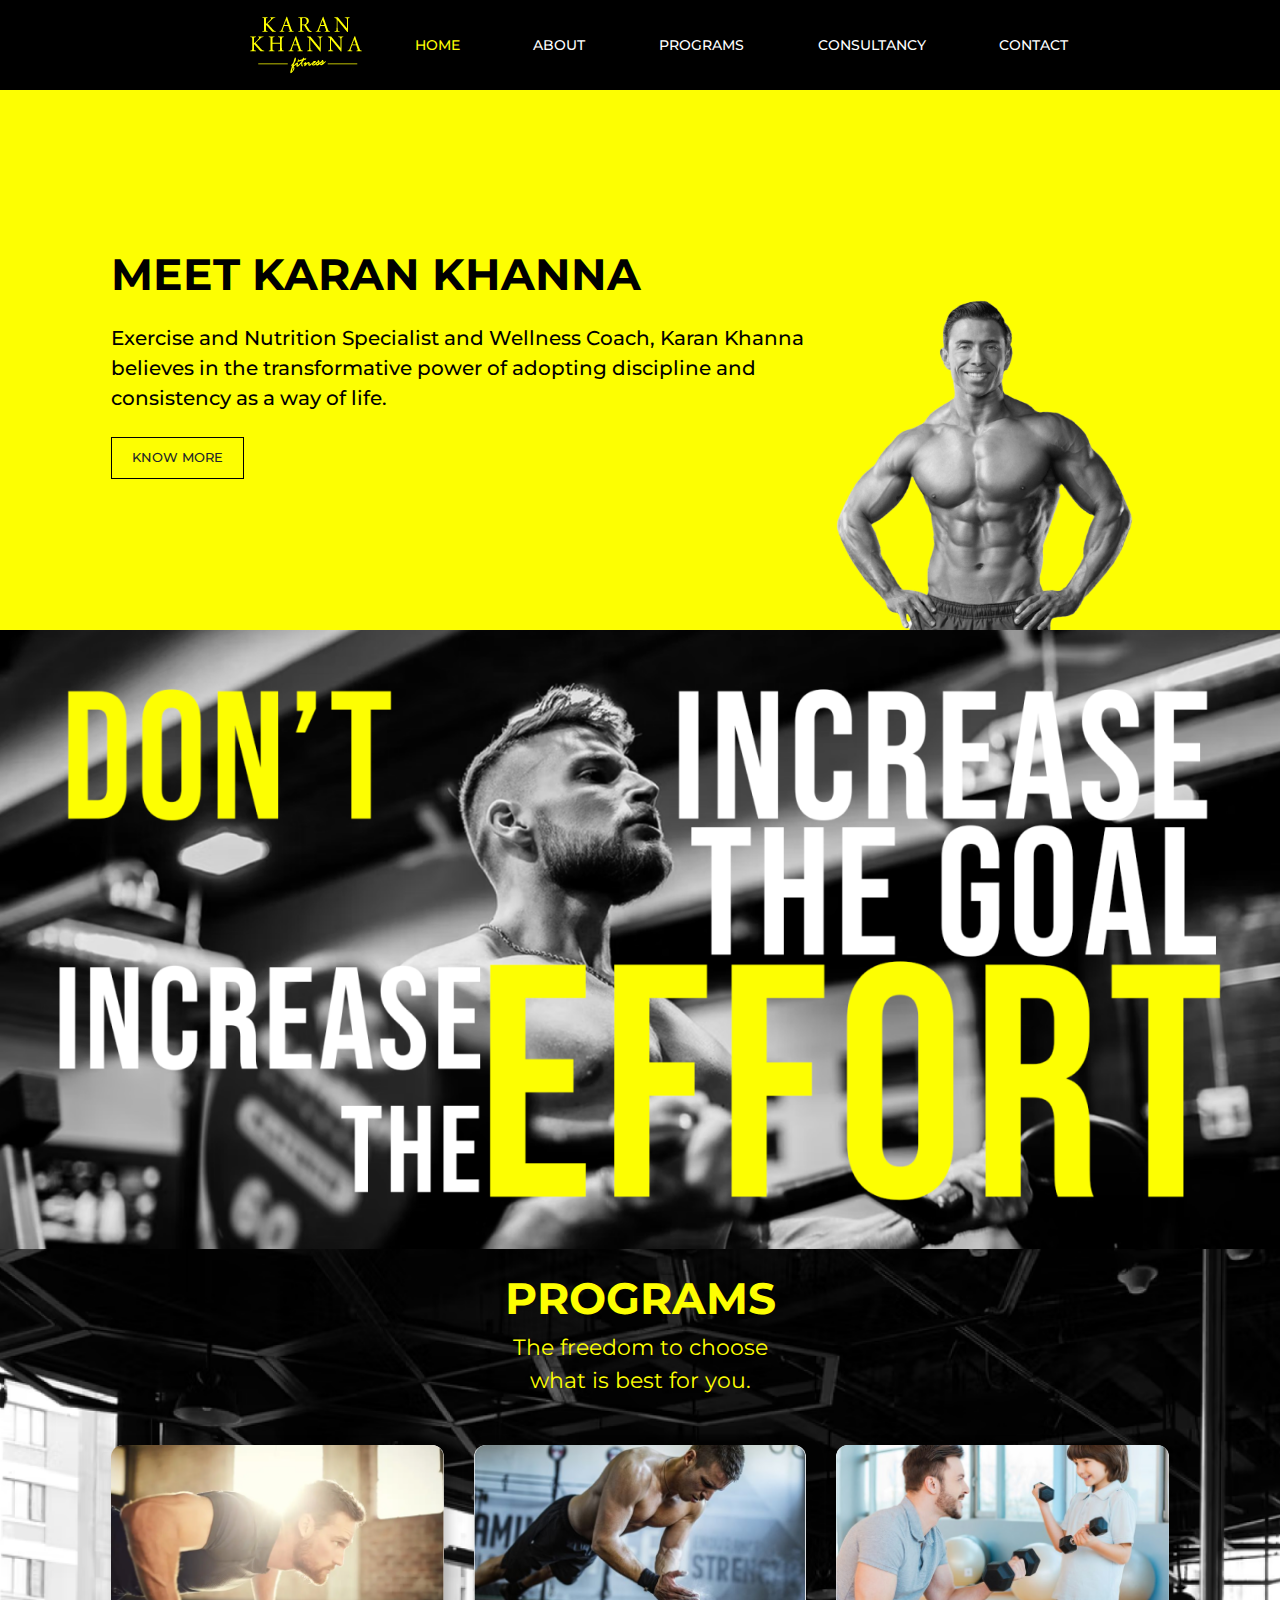
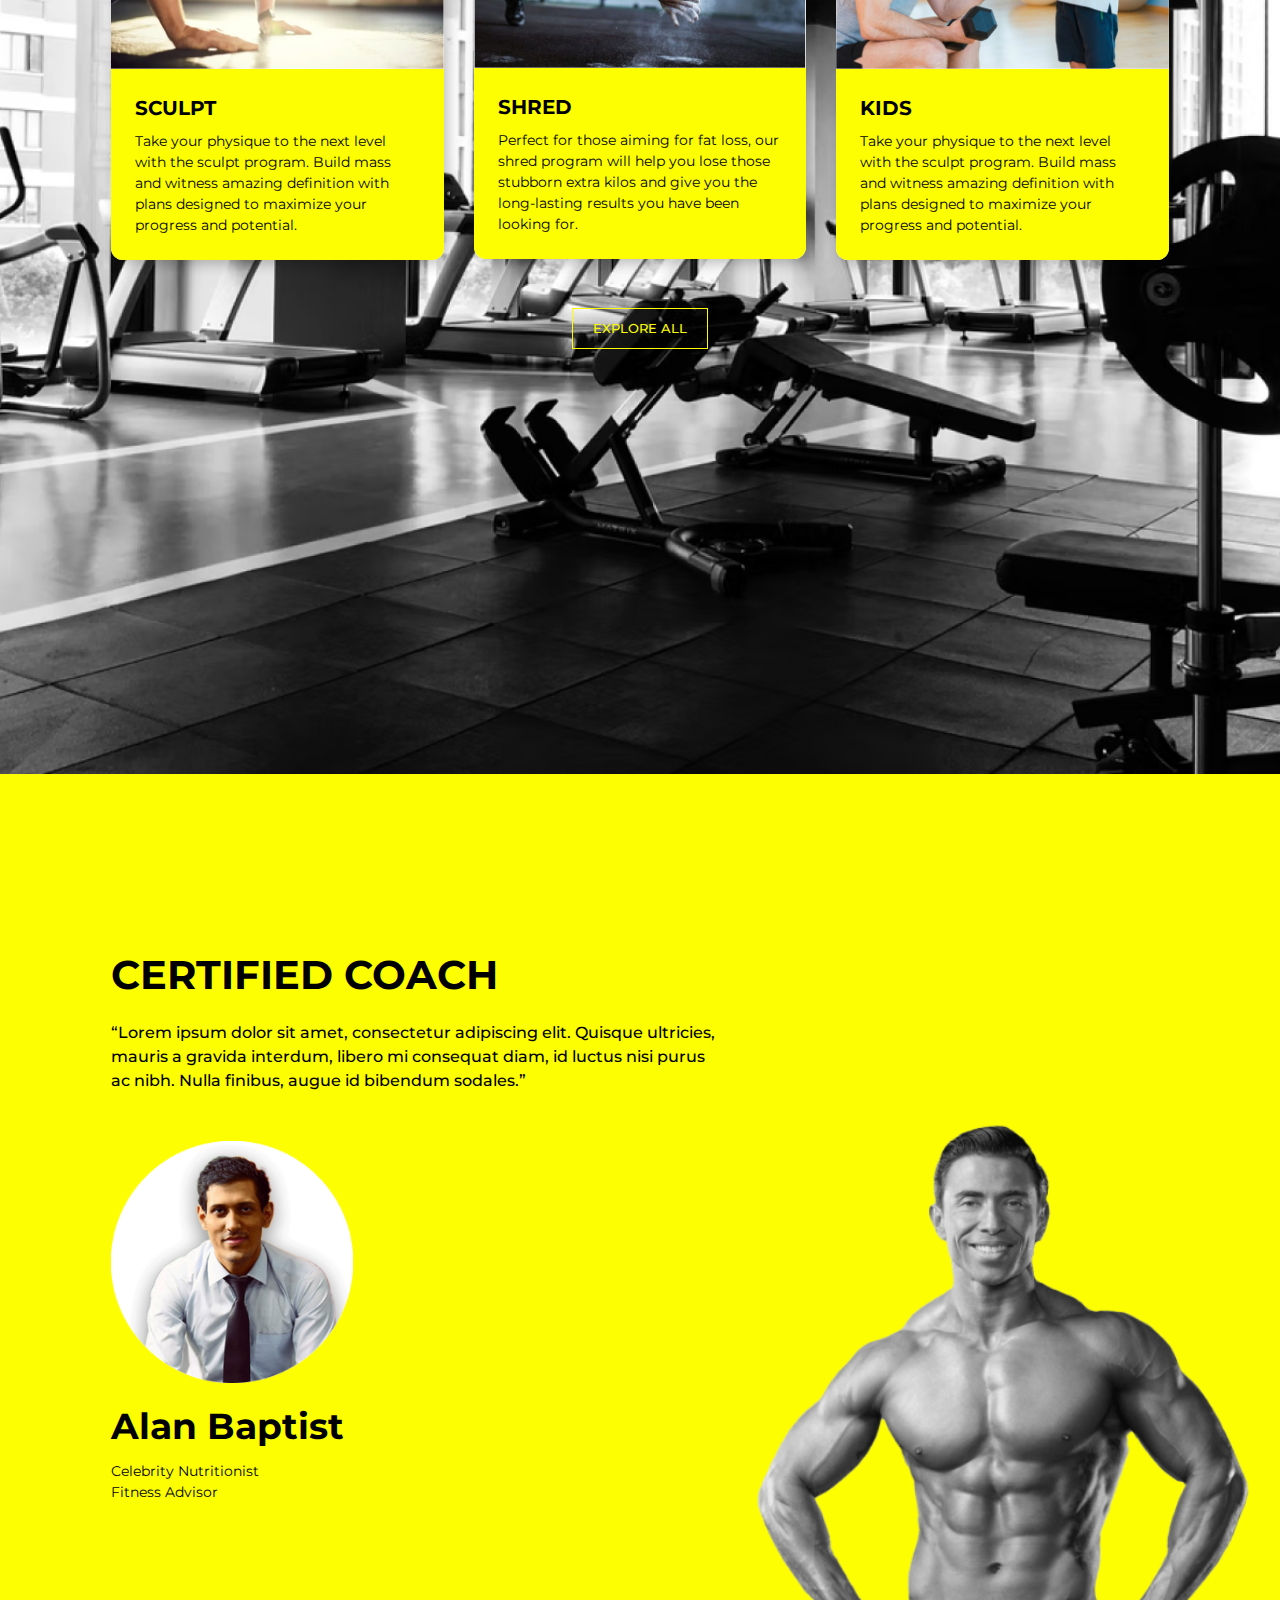
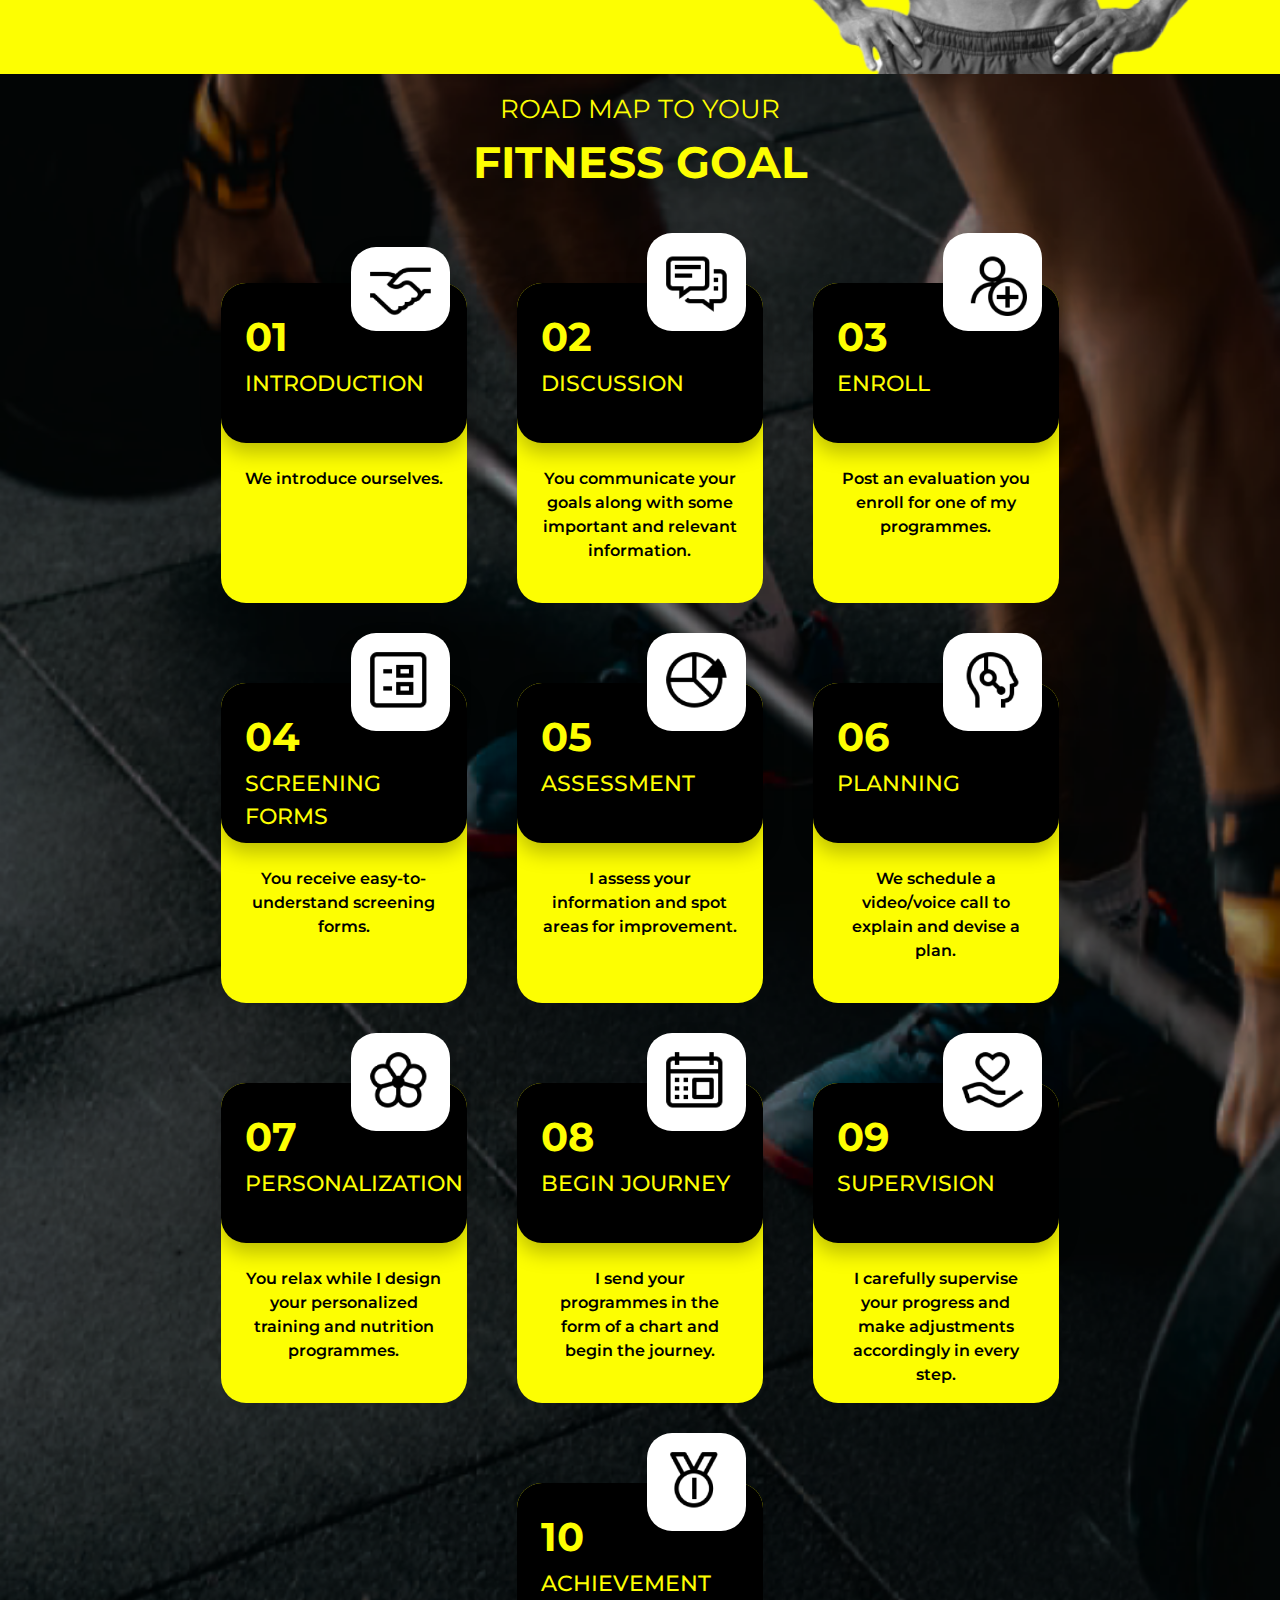
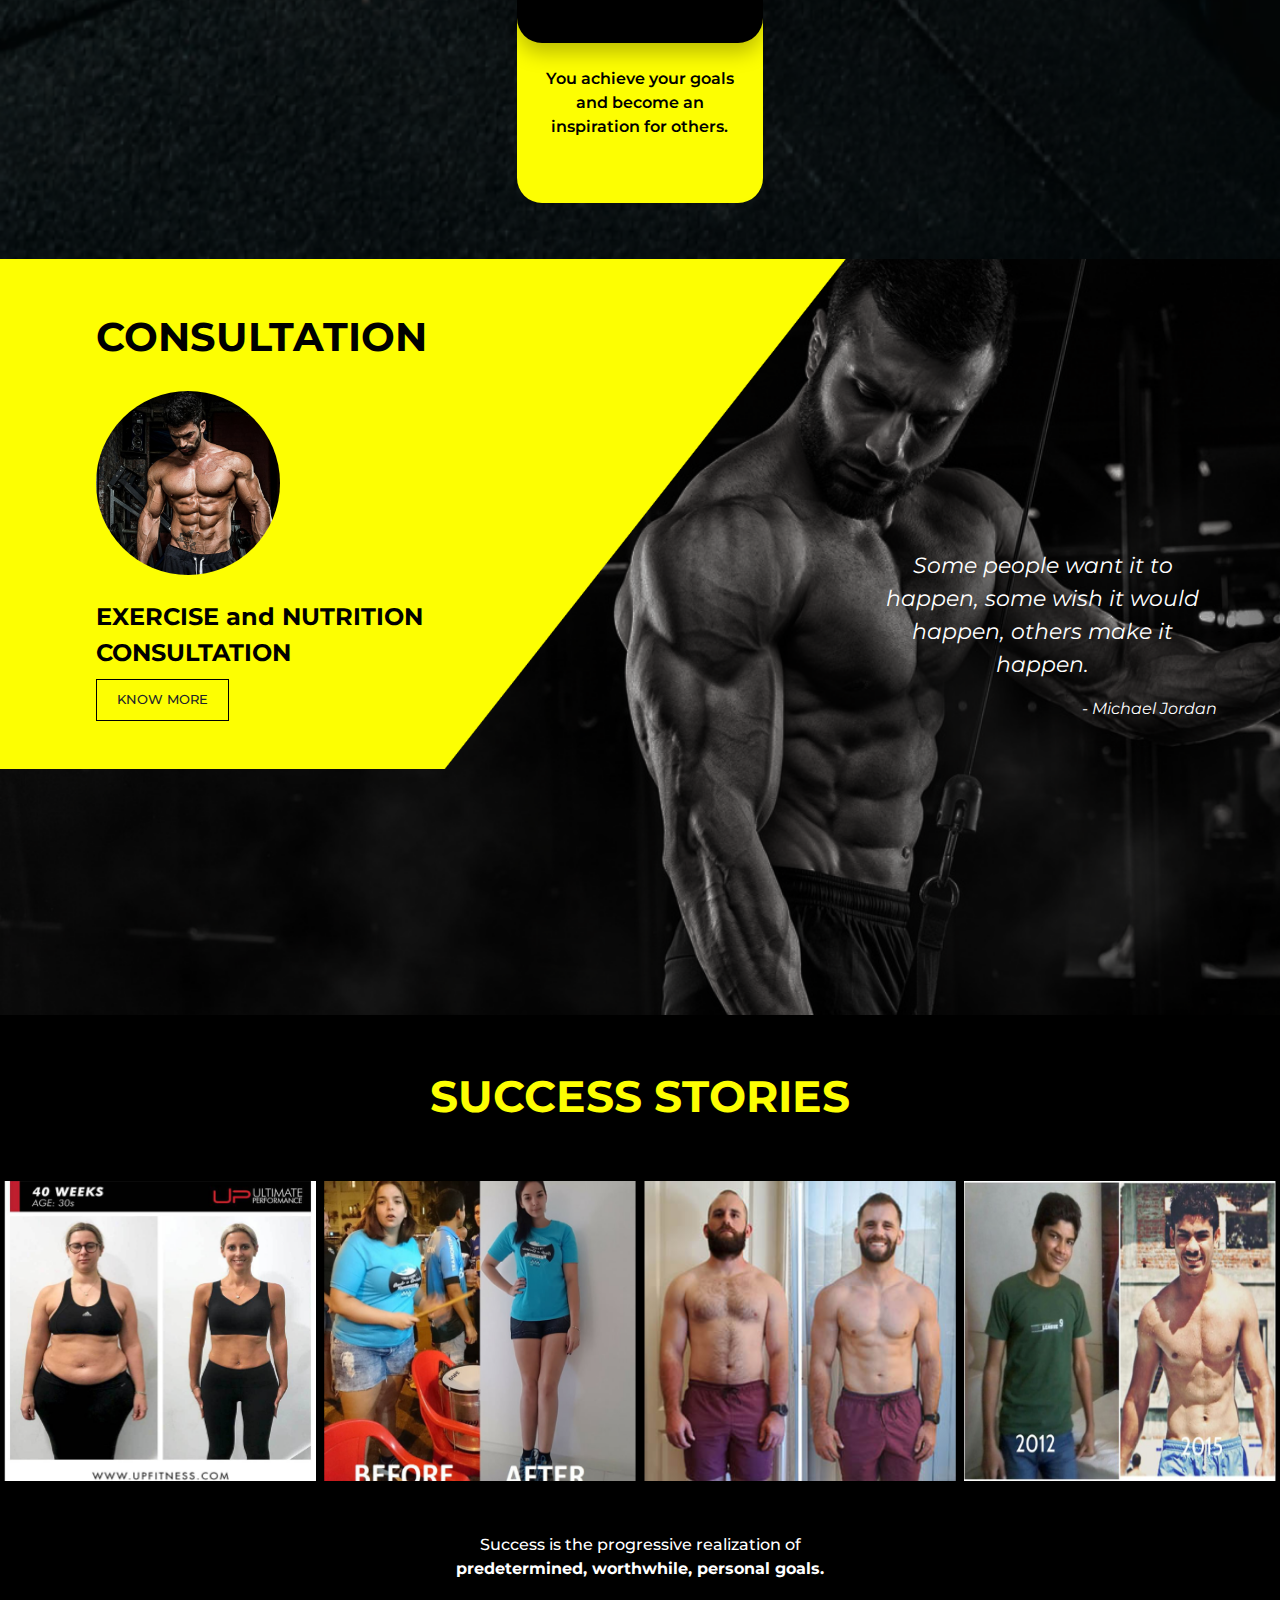
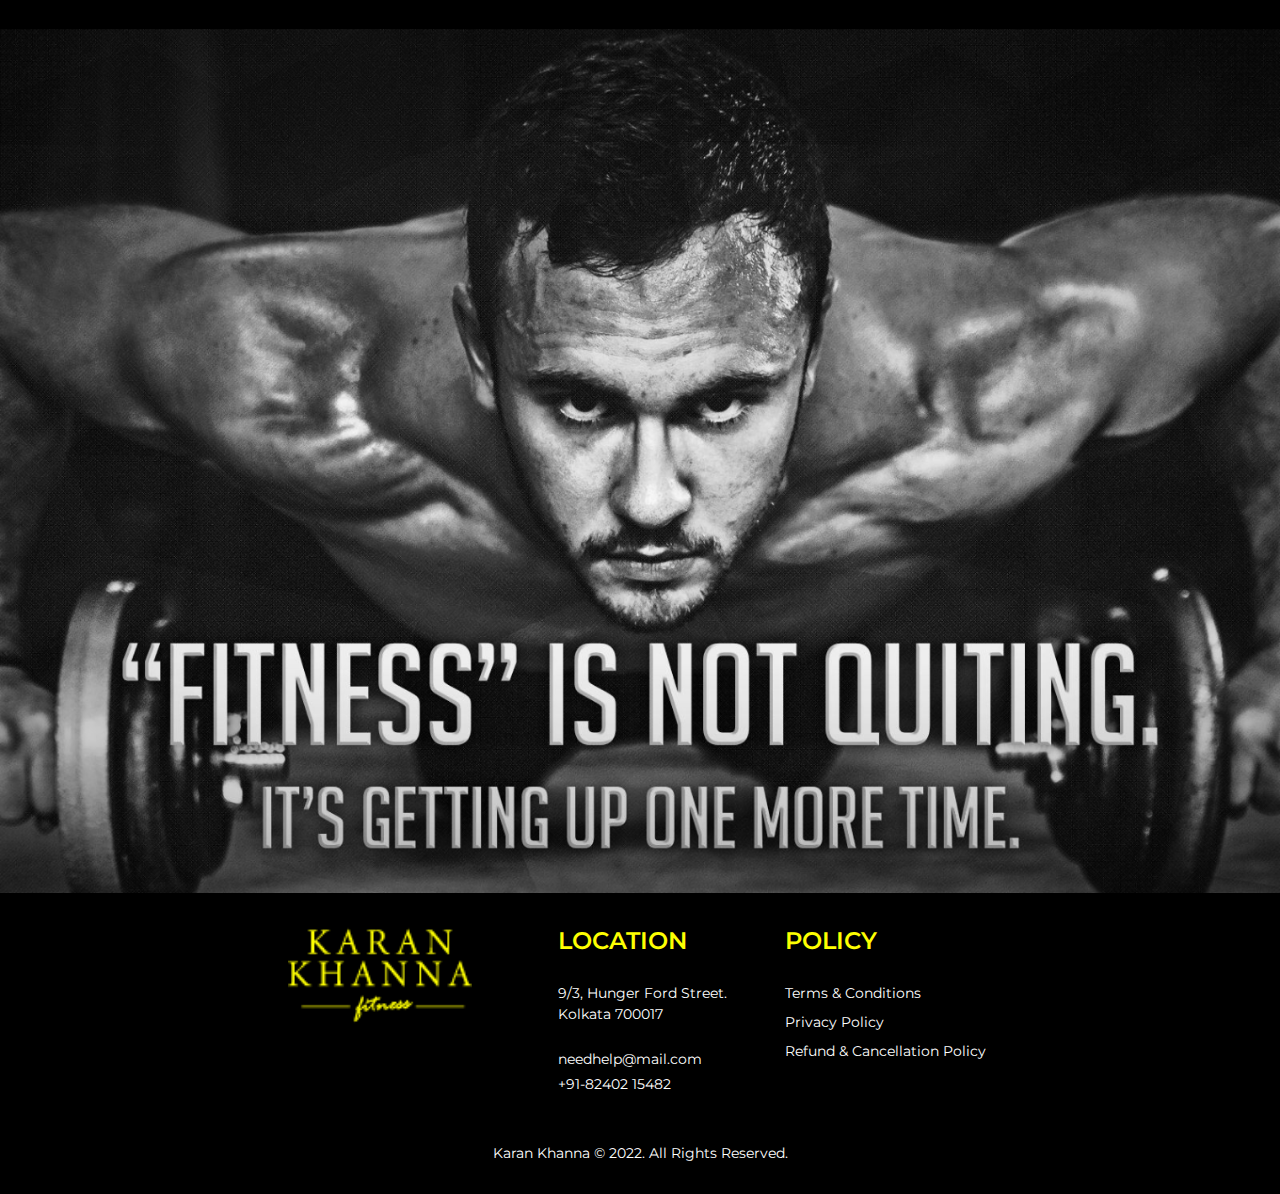
<file: index.html>
<!DOCTYPE html>
<html lang="en">
   <head>
      <title>KARAN KHANNA</title>
      <meta charset="utf-8">
      <meta name="viewport" content="width=device-width, initial-scale=1">
      <link rel="stylesheet" href="css/bootstrap.min.css">
      <link rel="stylesheet" href="css/styles.css">
      <link rel="stylesheet" href="css/responsive.css">
      <link rel="stylesheet" href="css/owl.carousel.min.css">
      <link rel="stylesheet" href="css/owl.theme.default.min.css">
      <link rel="stylesheet" href="https://pro.fontawesome.com/releases/v5.10.0/css/all.css" integrity="sha384-AYmEC3Yw5cVb3ZcuHtOA93w35dYTsvhLPVnYs9eStHfGJvOvKxVfELGroGkvsg+p" crossorigin="anonymous"/>
   </head>
   <body onload="stopLoader();">
      <div id="preloader">
         <div class="loader" id="loader"></div>
      </div>
      <div id="overlay"></div>
      <div id="notification-area"></div>
      <nav class="navbar navbar-expand-lg bg-dark navbar-dark">
         <a class="navbar-brand" href="index.html">
         <img src="img/logo.png">
         </a>
         <div class="menu-btn navbar-toggler-icon d-lg-none" type="button" data-toggle="collapse" data-target="#collapsibleNavbar">
            <div class="menu-btn__burger"></div>
         </div>
         <div class="collapse navbar-collapse" id="collapsibleNavbar">
            <ul class="navbar-nav justify-content-end">
               <li class="nav-item">
                  <a class="nav-link active" href="index.html">HOME</a>
               </li>
               <li class="nav-item">
                  <a class="nav-link" href="about.html">ABOUT</a>
               </li>
               <li class="nav-item">
                  <a class="nav-link" href="programs.html">PROGRAMS</a>
               </li>
               <li class="nav-item">
                  <a class="nav-link" href="consultancy.html">CONSULTANCY</a>
               </li>
               <li class="nav-item">
                  <a class="nav-link" href="contact.html">CONTACT</a>
               </li>
            </ul>
         </div>
      </nav>
      <section class="bg-yellow vh-60 mvh-100 pl-3 pr-3 pr-lg-5 pl-lg-5">
         <div class="pl-lg-5 pr-lg-5 h-100">
            <div class="row m-0 h-100">
               <div class="col-md-6 col-lg-8 mt-4 m-lg-auto">
                  <div class="fo-44 fw-700 mfo-35">MEET KARAN KHANNA</div>
                  <div class="fo-20 fw-500 mt-3 mfo-14">Exercise and Nutrition Specialist and Wellness Coach, Karan Khanna believes in the transformative power of adopting discipline and consistency as a way of life.</div>
                  <a href="about.html">
                     <button class="btn website_btn mt-4">KNOW MORE</button>
                  </a>
               </div>
               <div class="col-md-6 col-lg-4 position-relative">
                  <img src="img/home1.png" class="home_img1">
               </div>
            </div>
         </div>
      </section>
      <section>
         <img src="img/home2.png" class="w-100">
      </section>
      <section class="home_programs p-3 pl-lg-5 pr-lg-5">
         <div class="fo-44 fw-700 text-yellow text-center">PROGRAMS</div>
         <div class="fo-22 text-yellow text-center">The freedom to choose <br> what is best for you.</div>
         <div class="row m-0 pl-lg-5 pr-lg-5 mt-5">
            <div class="col-md-4">
               <div class="card p-0 border-0 program_card">
                  <img src="img/program1.png" class="w-100">
                  <div class="programs_content bg-yellow p-3 p-md-4">
                     <div class="fo-20 fw-700">SCULPT</div>
                     <div class="fo-14 mt-2">Take your physique to the next level with the sculpt program. Build mass and witness amazing definition with plans designed to maximize your progress and potential.</div>
                     <!-- <button class="btn website_btn mt-3">KNOW MORE</button>
                     <button class="btn website_btn website_btn_arrow mt-3">
                     <i class="fas fa-angle-right fo-20"></i>
                     </button> -->
                  </div>
               </div>
            </div>
            <div class="col-md-4 mt-4 mt-md-0">
               <div class="card p-0 border-0 program_card">
                  <img src="img/program3.png" class="w-100">
                  <div class="programs_content bg-yellow p-3 p-md-4">
                     <div class="fo-20 fw-700">SHRED</div>
                     <div class="fo-14 mt-2">Perfect for those aiming for fat loss, our shred program will help you lose those stubborn extra kilos and give you the long-lasting results you have been looking for.</div>
                     <!-- <button class="btn website_btn mt-3">KNOW MORE</button>
                     <button class="btn website_btn website_btn_arrow mt-3">
                     <i class="fas fa-angle-right fo-20"></i>
                     </button> -->
                  </div>
               </div>
            </div>
            <div class="col-md-4 mt-4 mt-md-0">
               <div class="card p-0 border-0 program_card">
                  <img src="img/program2.png" class="w-100">
                  <div class="programs_content bg-yellow p-3 p-md-4">
                     <div class="fo-20 fw-700">KIDS</div>
                     <div class="fo-14 mt-2">Take your physique to the next level with the sculpt program. Build mass and witness amazing definition with plans designed to maximize your progress and potential.</div>
                     <!-- <button class="btn website_btn mt-3">KNOW MORE</button>
                     <button class="btn website_btn website_btn_arrow mt-3">
                     <i class="fas fa-angle-right fo-20"></i>
                     </button> -->
                  </div>
               </div>
            </div>
         </div>
         <div class="text-center">
            <a href="plans.html">
               <button class="btn website_btn website_btn_yellow mt-5">EXPLORE ALL</button>
            </a>
         </div>
      </section>
      <section class="bg-yellow vh-100 mvh-110 pl-3 pr-3 pr-lg-5 pl-lg-5">
         <div class="pl-lg-5 pr-lg-5 h-100">
            <div class="row m-0 h-100">
               <div class="col-md-7 mt-4 m-md-auto">
                  <div class="fo-40 fw-700 mfo-30">CERTIFIED COACH</div>
                  <div class="fo-16 fw-500 mt-3 mfo-14">“Lorem ipsum dolor sit amet, consectetur adipiscing elit. Quisque ultricies, mauris a gravida interdum, libero mi consequat diam, id luctus nisi purus ac nibh. Nulla finibus, augue id bibendum sodales.”</div>
                  <img src="img/home4.png" class="mt-3 mt-md-5 w-40">
                  <div class="fo-36 fw-700 mfo-35 mt-3">Alan Baptist</div>
                  <div class="fo-14 mt-2 mfo-14">Celebrity Nutritionist <br>Fitness Advisor</div>
               </div>
               <div class="col-md-5 position-relative">
                  <img src="img/home1.png" class="home_img2">
               </div>
            </div>
         </div>
      </section>
      <section class="home_fitness p-3 pl-lg-5 pr-lg-5 text-center">
         <div class="fo-26 text-yellow text-center">ROAD MAP TO YOUR</div>
         <div class="fo-44 fw-700 text-yellow text-center mfo-30">FITNESS GOAL</div>
         <!-- <img src="img/home6.png" class="w-95"> -->
         <div class="fitness_card_section">
            <div class="row m-0 mt-5 pl-lg-5 pr-lg-5">
               <div class="col-md-6 col-lg-4">
                  <div class="fitness_card">
                     <div class="fitness_card_top position-relative p-4">
                        <div class="text-yellow fo-40 fw-700 text-left">01</div>
                        <div class="text-yellow fo-22 fw-500 text-left">INTRODUCTION</div>
                        <div class="fitness_card_icon">
                           <img src="img/icons/1.png" class="w-100">
                        </div>
                     </div>
                     <div class="h-100 p-4">
                        <div class="fo-16 fw-600">We introduce ourselves.</div>
                     </div>
                  </div>
               </div>
               <div class="col-md-6 col-lg-4">
                  <div class="fitness_card">
                     <div class="fitness_card_top position-relative p-4">
                        <div class="text-yellow fo-40 fw-700 text-left">02</div>
                        <div class="text-yellow fo-22 fw-500 text-left">DISCUSSION</div>
                        <div class="fitness_card_icon">
                           <img src="img/icons/2.png" class="w-100">
                        </div>
                     </div>
                     <div class="h-100 p-4">
                        <div class="fo-16 fw-600">You communicate your goals along with some important and relevant information.</div>
                     </div>
                  </div>
               </div>
               <div class="col-md-6 col-lg-4">
                  <div class="fitness_card">
                     <div class="fitness_card_top position-relative p-4">
                        <div class="text-yellow fo-40 fw-700 text-left">03</div>
                        <div class="text-yellow fo-22 fw-500 text-left">ENROLL</div>
                        <div class="fitness_card_icon">
                           <img src="img/icons/3.png" class="w-100">
                        </div>
                     </div>
                     <div class="h-100 p-4">
                        <div class="fo-16 fw-600">Post an evaluation you enroll for one of my programmes.</div>
                     </div>
                  </div>
               </div>
               <div class="col-md-6 col-lg-4">
                  <div class="fitness_card">
                     <div class="fitness_card_top position-relative p-4">
                        <div class="text-yellow fo-40 fw-700 text-left">04</div>
                        <div class="text-yellow fo-22 fw-500 text-left">SCREENING FORMS</div>
                        <div class="fitness_card_icon">
                           <img src="img/icons/4.png" class="w-100">
                        </div>
                     </div>
                     <div class="h-100 p-4">
                        <div class="fo-16 fw-600">You receive easy-to- understand screening forms.</div>
                     </div>
                  </div>
               </div>
               <div class="col-md-6 col-lg-4">
                  <div class="fitness_card">
                     <div class="fitness_card_top position-relative p-4">
                        <div class="text-yellow fo-40 fw-700 text-left">05</div>
                        <div class="text-yellow fo-22 fw-500 text-left">ASSESSMENT</div>
                        <div class="fitness_card_icon">
                           <img src="img/icons/5.png" class="w-100">
                        </div>
                     </div>
                     <div class="h-100 p-4">
                        <div class="fo-16 fw-600">I assess your information and spot areas for improvement.</div>
                     </div>
                  </div>
               </div>
               <div class="col-md-6 col-lg-4">
                  <div class="fitness_card">
                     <div class="fitness_card_top position-relative p-4">
                        <div class="text-yellow fo-40 fw-700 text-left">06</div>
                        <div class="text-yellow fo-22 fw-500 text-left">PLANNING</div>
                        <div class="fitness_card_icon">
                           <img src="img/icons/6.png" class="w-100">
                        </div>
                     </div>
                     <div class="h-100 p-4">
                        <div class="fo-16 fw-600">We schedule a video/voice call to explain and devise a plan.</div>
                     </div>
                  </div>
               </div>
               <div class="col-md-6 col-lg-4">
                  <div class="fitness_card">
                     <div class="fitness_card_top position-relative p-4">
                        <div class="text-yellow fo-40 fw-700 text-left">07</div>
                        <div class="text-yellow fo-22 fw-500 text-left">PERSONALIZATION</div>
                        <div class="fitness_card_icon">
                           <img src="img/icons/7.png" class="w-100">
                        </div>
                     </div>
                     <div class="h-100 p-4">
                        <div class="fo-16 fw-600">You relax while I design your personalized training and nutrition programmes.</div>
                     </div>
                  </div>
               </div>
               <div class="col-md-6 col-lg-4">
                  <div class="fitness_card">
                     <div class="fitness_card_top position-relative p-4">
                        <div class="text-yellow fo-40 fw-700 text-left">08</div>
                        <div class="text-yellow fo-22 fw-500 text-left">BEGIN JOURNEY</div>
                        <div class="fitness_card_icon">
                           <img src="img/icons/8.png" class="w-100">
                        </div>
                     </div>
                     <div class="h-100 p-4">
                        <div class="fo-16 fw-600">I send your programmes in the form of a chart and begin the journey.</div>
                     </div>
                  </div>
               </div>
               <div class="col-md-6 col-lg-4">
                  <div class="fitness_card">
                     <div class="fitness_card_top position-relative p-4">
                        <div class="text-yellow fo-40 fw-700 text-left">09</div>
                        <div class="text-yellow fo-22 fw-500 text-left">SUPERVISION</div>
                        <div class="fitness_card_icon">
                           <img src="img/icons/9.png" class="w-100">
                        </div>
                     </div>
                     <div class="h-100 p-4">
                        <div class="fo-16 fw-600">I carefully supervise your progress and make adjustments accordingly in every step.</div>
                     </div>
                  </div>
               </div>
               <div class="col-md-6 col-lg-4 d-none d-lg-block"></div>
               <div class="col-md-6 col-lg-4">
                  <div class="fitness_card">
                     <div class="fitness_card_top position-relative p-4">
                        <div class="text-yellow fo-40 fw-700 text-left">10</div>
                        <div class="text-yellow fo-22 fw-500 text-left">ACHIEVEMENT</div>
                        <div class="fitness_card_icon">
                           <img src="img/icons/10.png" class="w-100">
                        </div>
                     </div>
                     <div class="h-100 p-4">
                        <div class="fo-16 fw-600">You achieve your goals and become an inspiration for others.</div>
                     </div>
                  </div>
               </div>
               <div class="col-md-6 col-lg-4 d-none d-lg-block"></div>
            </div>
         </div>
      </section>
      <section class="home_consultation">
         <div class="row m-0">
            <div class="col-md-8 p-3 p-md-5">
               <div class="pl-lg-5">
                  <div class="fo-40 fw-700 mfo-30">CONSULTATION</div>
                  <img src="img/home9.png" class="mt-4">
                  <div class="fo-24 mt-4 fw-700 mfo-14">EXERCISE and NUTRITION <br>CONSULTATION</div>
                  <a href="consultancy.html">
                     <button class="btn website_btn mt-2">KNOW MORE</button>
                  </a>
               </div>
            </div>
            <div class="col-md-4 mt-auto mb-2 mb-md-5">
               <div class="fo-22 font-italic text-white text-center mr-5 mfo-14 mt-4 mt-md-0">Some people want it to happen, some wish it would happen, others make it happen.</div>
               <div class="text-right">
                  <div class="fo-16 font-italic text-white mt-3 mr-5">- Michael Jordan</div>
               </div>
            </div>
         </div>
         <div class="d-lg-none">
            <img src="img/home7.png" class="w-100">
         </div>
      </section>
      <section class="bg-dark pt-5 pb-5 success_stories">
         <div class="fo-44 fw-700 text-yellow text-center mfo-30">SUCCESS STORIES</div>
         <div class="row m-0 mt-5 mb-5">
            <div class="col-md-4 col-lg-3 p-1">
               <img src="img/success_stories/1.png" class="w-100">
            </div>
            <div class="col-md-4 col-lg-3 p-1 mt-3 mt-md-0">
               <img src="img/success_stories/2.png" class="w-100">
            </div>
            <div class="col-md-4 col-lg-3 p-1 mt-3 mt-md-0">
               <img src="img/success_stories/3.png" class="w-100">
            </div>
            <div class="col-md-0 col-lg-3 p-1 mt-3 mt-md-0 d-md-none d-lg-block">
               <img src="img/success_stories/4.png" class="w-100">
            </div>
         </div>
         <div class="fo-16 text-white fw-500 text-center p-2 p-md-0">Success is the progressive realization of <br><span class="fw-700">predetermined, worthwhile, personal goals.</span></div>
      </section>
      <section>
         <img src="img/home10.png" class="w-100">
      </section>
      <footer class="bg-dark">
         <div class="row m-0">
            <div class="col-md-4 text-center">
               <img src="img/logo.png" class="w-80">
               <div class="row m-0 justify-content-between footer_social mt-4">
                  <div><a href="#"><i class="fab fa-facebook-square"></i></a></div>
                  <div><a href="#"><i class="fab fa-twitter"></i></a></div>
                  <div><a href="#"><i class="fab fa-youtube"></i></a></div>
                  <div><a href="#"><i class="fab fa-linkedin"></i></a></div>
                  <div><a href="#"><i class="fab fa-instagram"></i></a></div>
               </div>
            </div>
            <div class="col-md-4 pl-md-5 mt-4 mt-md-0">
               <div class="fo-24 text-yellow fw-600">LOCATION</div>
               <div class="fo-14 text-white mt-4">9/3, Hunger Ford Street. <br>Kolkata 700017</div>
               <div class="fo-14 text-white mt-4">needhelp@mail.com</div>
               <div class="fo-14 text-white mt-1">+91-82402 15482</div>
            </div>
            <div class="col-md-4 mt-4 mt-md-0">
               <div class="fo-24 text-yellow fw-600">POLICY</div>
               <a href="terms_and_conditions.html">
                  <div class="fo-14 text-white mt-4">Terms & Conditions</div>
               </a>
               <a href="privacy_policy.html">
                  <div class="fo-14 text-white mt-2">Privacy Policy</div>
               </a>
               <a href="refund_policy.html">
                  <div class="fo-14 text-white mt-2">Refund & Cancellation Policy</div>
               </a>
            </div>
            <div class="col-md-12 mt-4 mt-md-0 text-center">
               <div class="fo-14 text-white mt-5">Karan Khanna © 2022. All Rights Reserved.</div>
            </div>
         </div>
      </footer>
      <!--Script files -->
      <script src="js/jquery.js"></script>
      <script src="js/bootstrap.min.js"></script>
      <script src="js/owl.carousel.min.js"></script>
      <script src="js/urls.js" defer></script>
      <script src="js/main.js"></script>
   </body>
</html>
</file>
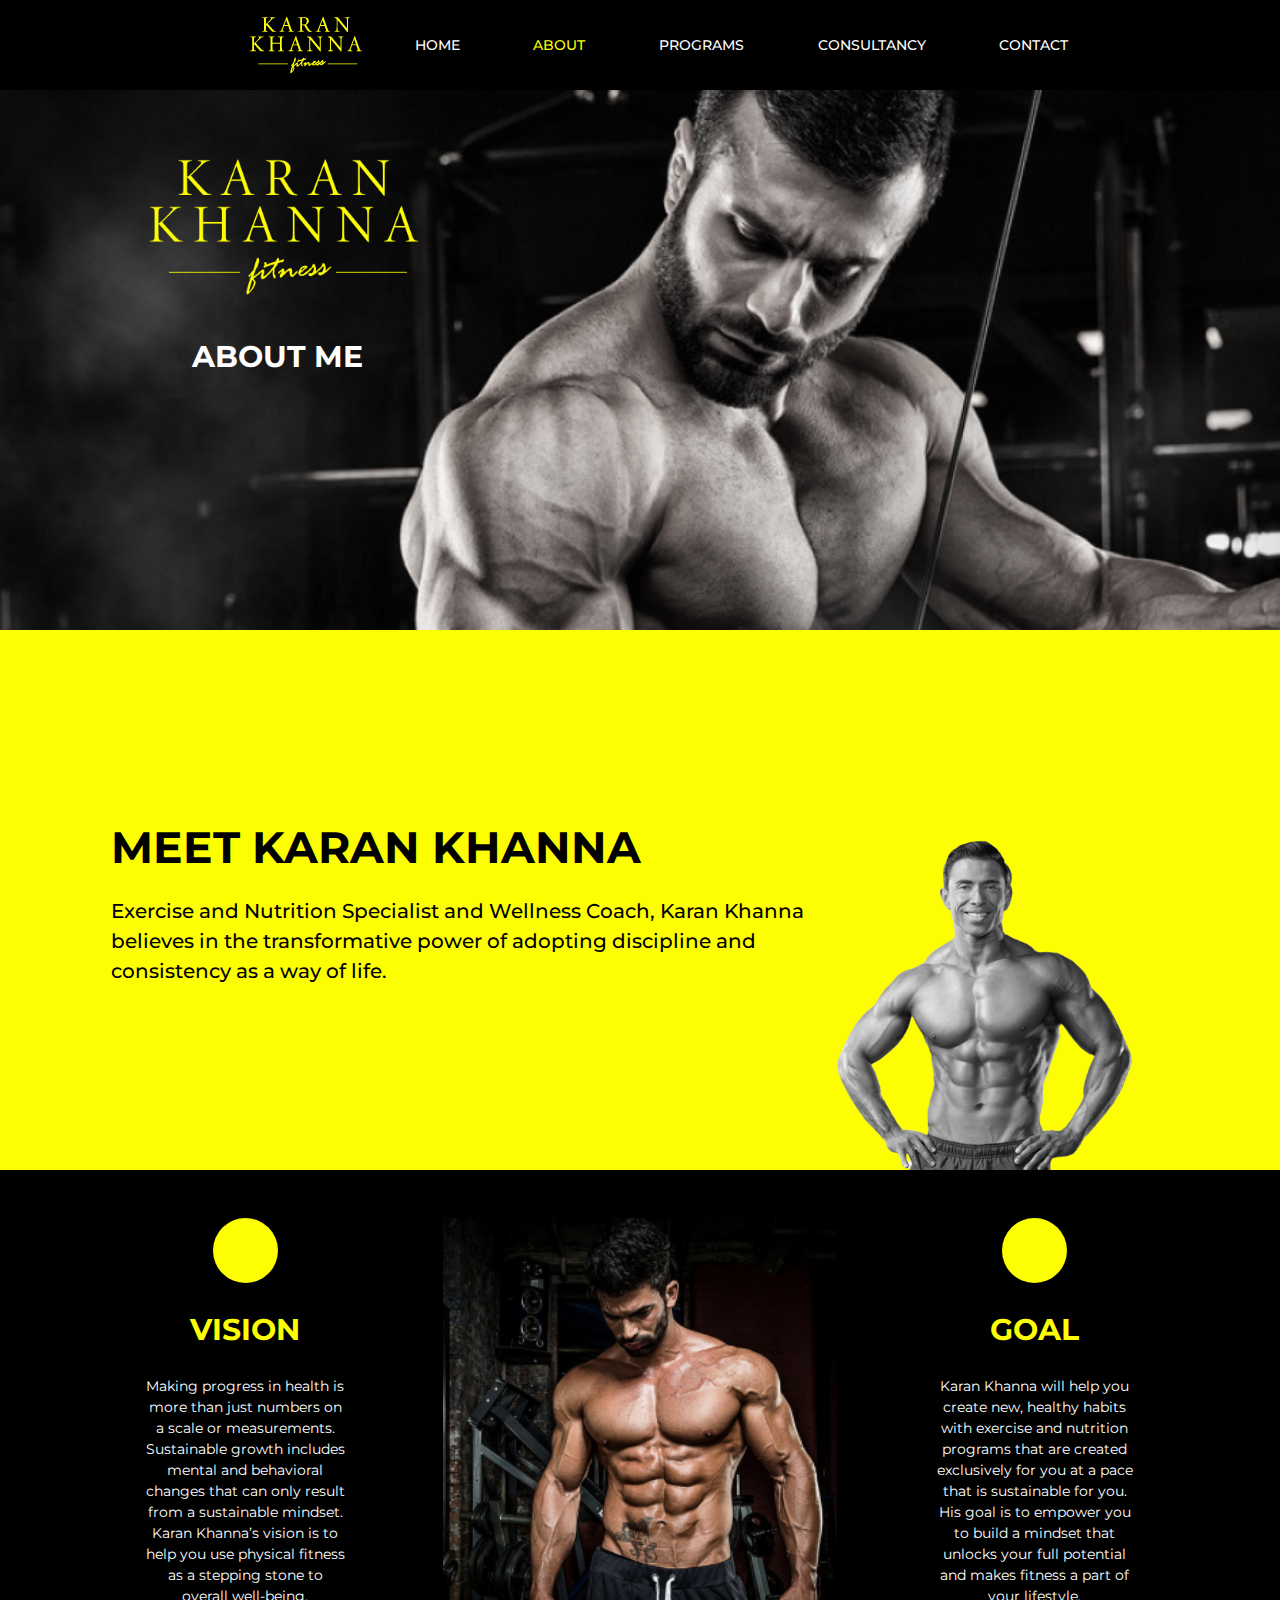
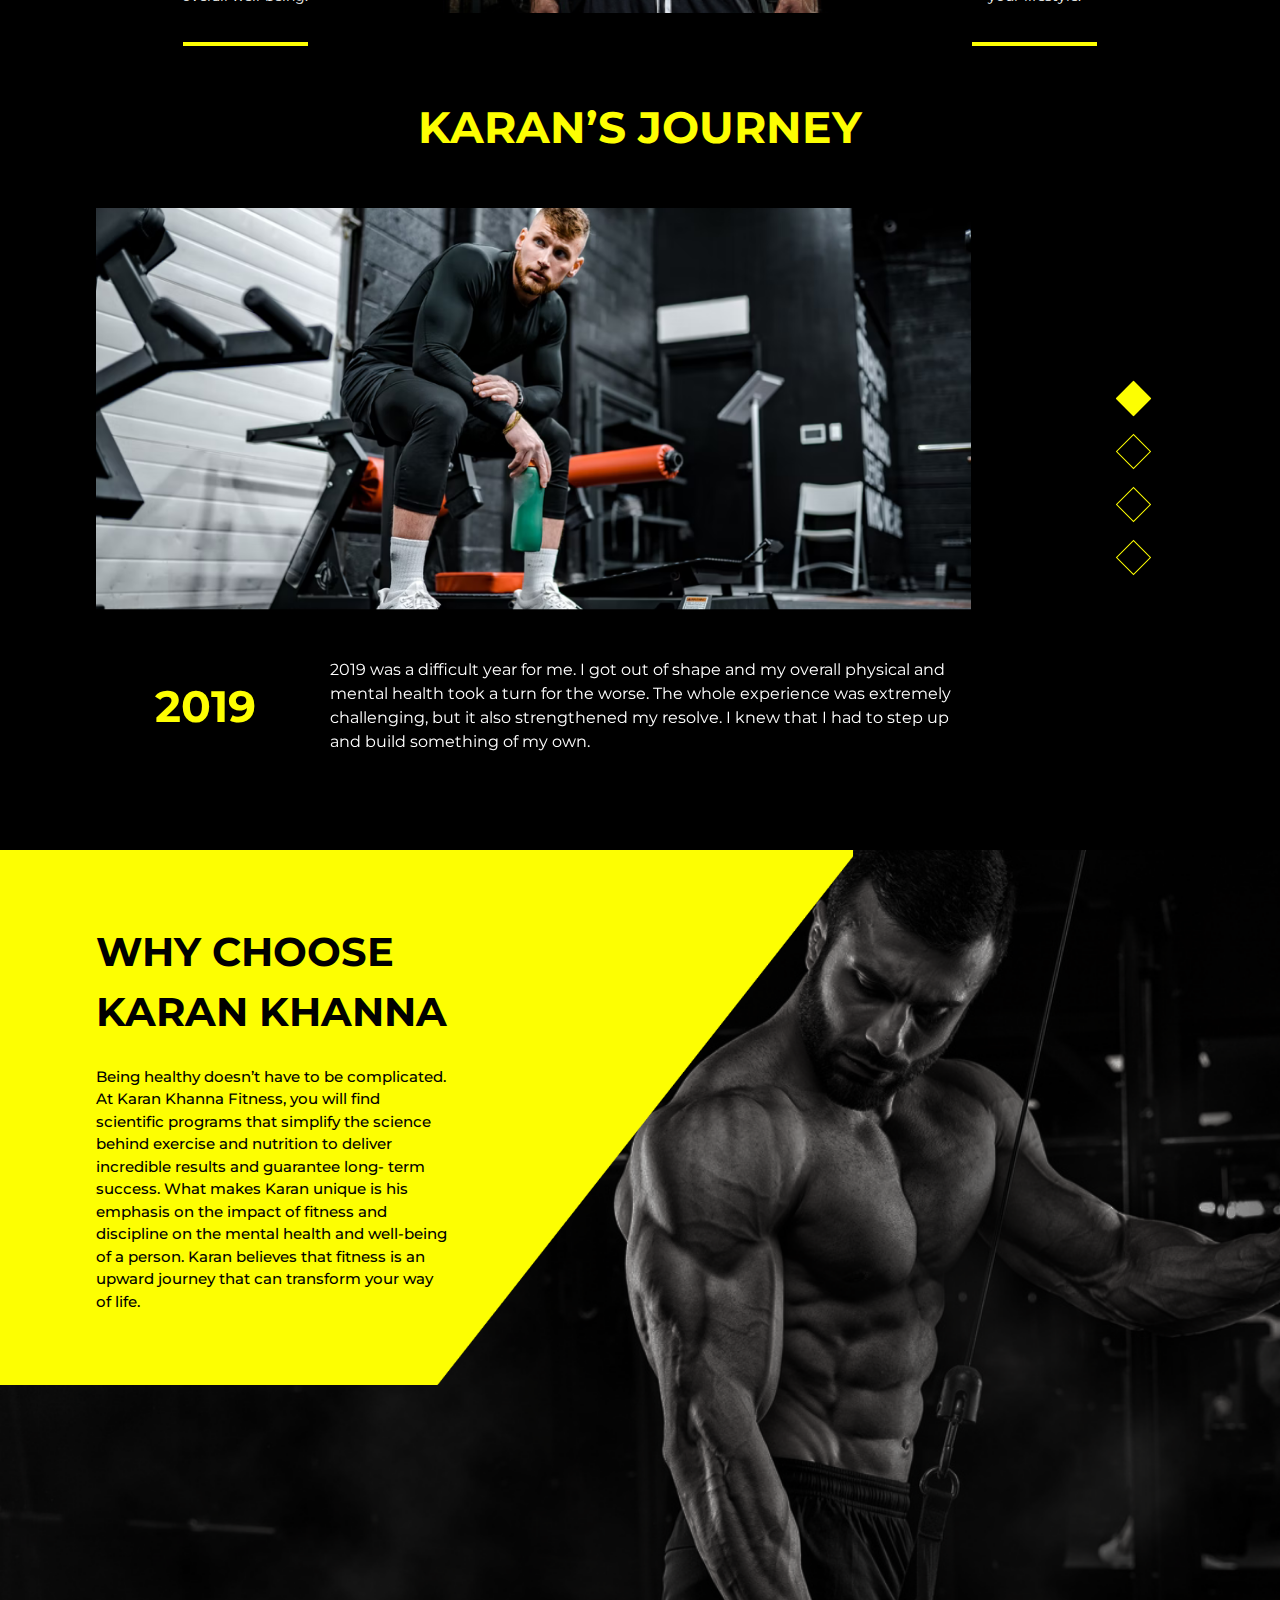
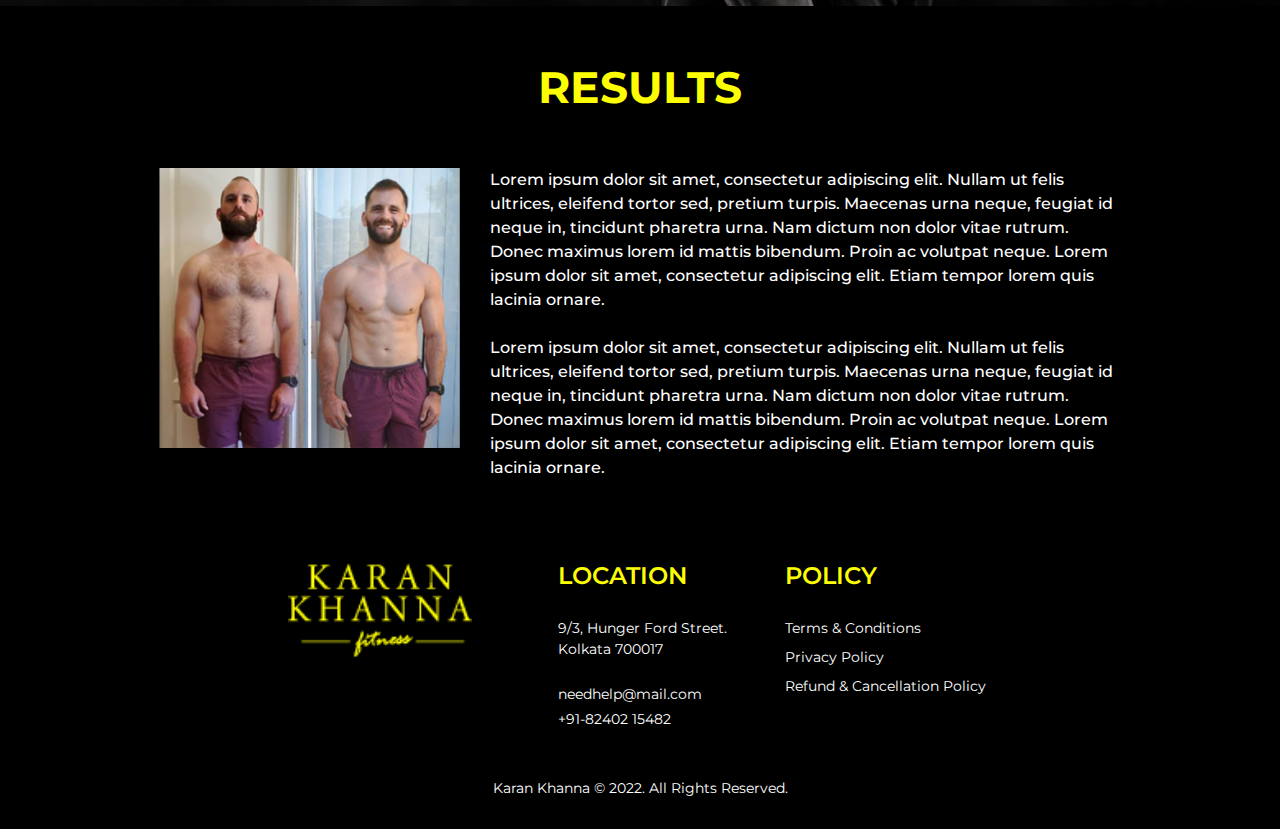
<file: about.html>
<!DOCTYPE html>
<html lang="en">
   <head>
      <title>KARAN KHANNA</title>
      <meta charset="utf-8">
      <meta name="viewport" content="width=device-width, initial-scale=1">
      <link rel="stylesheet" href="css/bootstrap.min.css">
      <link rel="stylesheet" href="css/styles.css">
      <link rel="stylesheet" href="css/responsive.css">
      <link rel="stylesheet" href="css/owl.carousel.min.css">
      <link rel="stylesheet" href="css/owl.theme.default.min.css">
      <link rel="stylesheet" href="https://pro.fontawesome.com/releases/v5.10.0/css/all.css" integrity="sha384-AYmEC3Yw5cVb3ZcuHtOA93w35dYTsvhLPVnYs9eStHfGJvOvKxVfELGroGkvsg+p" crossorigin="anonymous"/>
   </head>
   <body onload="stopLoader();">
      <div id="preloader">
         <div class="loader" id="loader"></div>
      </div>
      <div id="overlay"></div>
      <div id="notification-area"></div>
      <nav class="navbar navbar-expand-lg bg-dark navbar-dark">
         <a class="navbar-brand" href="index.html">
         <img src="img/logo.png">
         </a>
         <div class="menu-btn navbar-toggler-icon d-lg-none" type="button" data-toggle="collapse" data-target="#collapsibleNavbar">
            <div class="menu-btn__burger"></div>
         </div>
         <div class="collapse navbar-collapse" id="collapsibleNavbar">
            <ul class="navbar-nav justify-content-end">
               <li class="nav-item">
                  <a class="nav-link" href="index.html">HOME</a>
               </li>
               <li class="nav-item">
                  <a class="nav-link active" href="about.html">ABOUT</a>
               </li>
               <li class="nav-item">
                  <a class="nav-link" href="programs.html">PROGRAMS</a>
               </li>
               <li class="nav-item">
                  <a class="nav-link" href="consultancy.html">CONSULTANCY</a>
               </li>
               <li class="nav-item">
                  <a class="nav-link" href="contact.html">CONTACT</a>
               </li>
            </ul>
         </div>
      </nav>
      <section class="about_section p-md-5">
         <div class="pl-md-5 pr-md-5">
            <div class="row m-0">
               <div class="col-md-5 col-lg-4">
                  <img src="img/about_logo.png" class="w-100">
                  <div class="mt-4 text-white fo-30 fw-700 text-center">ABOUT ME</div>
               </div>
               <div class="col-md-7 col-lg-8"></div>
            </div>
         </div>
      </section>
      <section class="bg-yellow vh-60 mvh-100 pl-3 pr-3 pr-lg-5 pl-lg-5">
         <div class="pl-md-5 pr-md-5 h-100">
            <div class="row m-0 h-100">
               <div class="col-md-8 mt-4 m-md-auto">
                  <div class="fo-44 fw-700 mfo-35">MEET KARAN KHANNA</div>
                  <div class="fo-20 fw-500 mt-3 mfo-14">Exercise and Nutrition Specialist and Wellness Coach, Karan Khanna believes in the transformative power of adopting discipline and consistency as a way of life.</div>
                  <!-- <button class="btn website_btn mt-4">KNOW MORE</button> -->
               </div>
               <div class="col-md-4 position-relative">
                  <img src="img/home1.png" class="home_img1">
               </div>
            </div>
         </div>
      </section>
      <section class="bg-dark pt-5 p-md-5">
         <div class="row m-0">
            <div class="col-lg-4 m-auto pl-lg-5 pr-lg-5">
               <div class="about_icon_div m-auto d-flex">
                  <i class="fas fa-eye m-auto fo-34"></i>
               </div>
               <div class="text-center fo-30 text-yellow fw-700 mt-4">VISION</div>
               <div class="text-white fo-14 mt-4 text-center pl-lg-5 pr-lg-5">Making progress in health is more than just numbers on a scale or measurements. Sustainable growth includes mental and behavioral changes that can only result from a sustainable mindset. Karan Khanna’s vision is to help you use physical fitness as a stepping stone to overall well-being.</div>
               <div class="about_bar"></div>
            </div>
            <div class="col-lg-4 p-0 mt-5 mt-lg-0">
               <img src="img/home9.png" class="w-100">
            </div>
            <div class="col-lg-4 pl-lg-5 pr-lg-5 mt-5 mt-lg-0">
               <div class="about_icon_div m-auto d-flex">
                  <i class="fas fa-location m-auto fo-34"></i>
               </div>
               <div class="text-center fo-30 text-yellow fw-700 mt-4">GOAL</div>
               <div class="text-white fo-14 mt-4 text-center pl-lg-5 pr-lg-5">Karan Khanna will help you create new, healthy habits with exercise and nutrition programs that are created exclusively for you at a pace that is sustainable for you. His goal is to empower you to build a mindset that unlocks your full potential and makes fitness a part of your lifestyle.</div>
               <div class="about_bar"></div>
            </div>
         </div>
      </section>
      <section class="bg-dark pb-5 pb-lg-0">
         <div class="fo-44 fw-700 text-yellow text-center mfo-30 pt-5 pb-5 pt-lg-0 pb-lg-0">KARAN’S JOURNEY</div>
         <div class="col-lg-10 pr-lg-5 pl-lg-5">
            <div class="p-lg-5">
               <div class="owl-carousel" id="about_carousel">
                  <div>
                     <img src="img/about3.png" class="w-100">
                     <div class="row m-0 mt-5">
                        <div class="col-lg-3 m-auto">
                           <div class="fo-44 fw-700 text-yellow text-center">2019</div>
                        </div>
                        <div class="col-lg-9 m-auto">
                           <div class="fo-16 text-white mfo-14">2019 was a difficult year for me. I got out of shape and my overall physical and mental health took a turn for the worse. The whole experience was extremely challenging, but it also strengthened my resolve. I knew that I had to step up and build something of my own.</div>
                        </div>
                     </div>
                  </div>
                  <div>
                     <img src="img/about3.png" class="w-100">
                     <div class="row m-0 mt-5">
                        <div class="col-lg-3 m-auto">
                           <div class="fo-44 fw-700 text-yellow text-center">2020</div>
                        </div>
                        <div class="col-lg-9 m-auto">
                           <div class="fo-16 text-white mfo-14">The lockdowns in 2020 were a nightmare for everyone, including me. I was left at an all-time low, both professionally and personally. After months of struggle, I decided to take charge of my life and pursue professional certifications in fitness and nutrition. The whole experience pushed my life in an entirely different direction. I became an intern at a reputed gym and started getting my own clients.</div>
                        </div>
                     </div>
                  </div>
                  <div>
                     <img src="img/about3.png" class="w-100">
                     <div class="row m-0 mt-5">
                        <div class="col-lg-3 m-auto">
                           <div class="fo-44 fw-700 text-yellow text-center">2021</div>
                        </div>
                        <div class="col-lg-9 m-auto">
                           <div class="fo-16 text-white mfo-14">The upward streak that began in 2020 continued in 2021 as well. I was getting more clients and finally found fulfillment in my career. More importantly, being disciplined and consistent with my workouts gave me the perspective I needed and my mental health improved immensely. Having felt the power of adopting a healthier lifestyle, I wanted to do the same for my clients and help them become the best they can be.</div>
                        </div>
                     </div>
                  </div>
                  <div>
                     <img src="img/about3.png" class="w-100">
                     <div class="row m-0 mt-5">
                        <div class="col-lg-3 m-auto">
                           <div class="fo-44 fw-700 text-yellow text-center">2022</div>
                        </div>
                        <div class="col-lg-9 m-auto">
                           <div class="fo-16 text-white mfo-14">2022 is the year where I'm pushing my limits and expanding my horizons. Grateful for the immense growth and development I have witnessed in the past year, I decided to be the best I can be and take Karan Khanna Fitness to even greater heights. As I continue to learn and grow in this ever-expanding field, I feel more confident than ever.</div>
                        </div>
                     </div>
                  </div>
               </div>
               <div class="owl-navigation owl-navigation-about_carousel">
                  <span class="owl-nav-prev"><i class="fas fa-arrow-left"></i></span>
                  <span class="owl-nav-next"><i class="fas fa-arrow-right"></i></span>
               </div>
            </div>
         </div>
         <div class="col-lg-2"></div>
      </section>
      <section class="home_consultation">
         <div class="row m-0">
            <div class="col-md-8 p-3 p-lg-5">
               <div class="pl-lg-5">
                  <div class="fo-40 fw-700 mfo-30 mt-md-4">WHY CHOOSE <br>KARAN KHANNA</div>
                  <div class="fo-15 fw-500 mt-3 mt-lg-4 w-50 mb-md-4 mow-65 mfo-13">Being healthy doesn’t have to be complicated. At Karan Khanna Fitness, you will find scientific programs that simplify the science behind exercise and nutrition to deliver incredible results and guarantee long- term success. What makes Karan unique is his emphasis on the impact of fitness and discipline on the mental health and well-being of a person. Karan believes that fitness is an upward journey that can transform your way of life.</div>
               </div>
            </div>
            <div class="col-md-4 mt-auto mb-2 mb-md-5"></div>
         </div>
         <div class="d-lg-none">
            <img src="img/home7.png" class="w-100">
         </div>
      </section>
      <section class="bg-dark pt-5 pb-4 p-md-5">
         <div class="fo-44 fw-700 text-yellow text-center">RESULTS</div>
         <div class="pl-lg-5 pr-lg-5">
            <div class="row m-0 pl-lg-5 pr-lg-5 mt-5">
               <div class="col-md-4">
                  <img src="img/success_stories/3.png" class="w-100">
               </div>
               <div class="col-md-8 mt-4 m-md-auto">
                  <div class="fo-16 text-white fw-500 mfo-14">Lorem ipsum dolor sit amet, consectetur adipiscing elit. Nullam ut felis ultrices, eleifend tortor sed, pretium turpis. Maecenas urna neque, feugiat id neque in, tincidunt pharetra urna. Nam dictum non dolor vitae rutrum. Donec maximus lorem id mattis bibendum. Proin ac volutpat neque. Lorem ipsum dolor sit amet, consectetur adipiscing elit. Etiam tempor lorem quis lacinia ornare. <br><br>Lorem ipsum dolor sit amet, consectetur adipiscing elit. Nullam ut felis ultrices, eleifend tortor sed, pretium turpis. Maecenas urna neque, feugiat id neque in, tincidunt pharetra urna. Nam dictum non dolor vitae rutrum. Donec maximus lorem id mattis bibendum. Proin ac volutpat neque. Lorem ipsum dolor sit amet, consectetur adipiscing elit. Etiam tempor lorem quis lacinia ornare. </div>
               </div>
            </div>
         </div>
      </section>
      <footer class="bg-dark">
         <div class="row m-0">
            <div class="col-md-4 text-center">
               <img src="img/logo.png" class="w-80">
               <div class="row m-0 justify-content-between footer_social mt-4">
                  <div><a href="#"><i class="fab fa-facebook-square"></i></a></div>
                  <div><a href="#"><i class="fab fa-twitter"></i></a></div>
                  <div><a href="#"><i class="fab fa-youtube"></i></a></div>
                  <div><a href="#"><i class="fab fa-linkedin"></i></a></div>
                  <div><a href="#"><i class="fab fa-instagram"></i></a></div>
               </div>
            </div>
            <div class="col-md-4 pl-md-5 mt-4 mt-md-0">
               <div class="fo-24 text-yellow fw-600">LOCATION</div>
               <div class="fo-14 text-white mt-4">9/3, Hunger Ford Street. <br>Kolkata 700017</div>
               <div class="fo-14 text-white mt-4">needhelp@mail.com</div>
               <div class="fo-14 text-white mt-1">+91-82402 15482</div>
            </div>
            <div class="col-md-4 mt-4 mt-md-0">
               <div class="fo-24 text-yellow fw-600">POLICY</div>
               <a href="terms_and_conditions.html">
                  <div class="fo-14 text-white mt-4">Terms & Conditions</div>
               </a>
               <a href="privacy_policy.html">
                  <div class="fo-14 text-white mt-2">Privacy Policy</div>
               </a>
               <a href="refund_policy.html">
                  <div class="fo-14 text-white mt-2">Refund & Cancellation Policy</div>
               </a>
            </div>
            <div class="col-md-12 mt-4 mt-md-0 text-center">
               <div class="fo-14 text-white mt-5">Karan Khanna © 2022. All Rights Reserved.</div>
            </div>
         </div>
      </footer>
      <!--Script files -->
      <script src="js/jquery.js"></script>
      <script src="js/bootstrap.min.js"></script>
      <script src="js/owl.carousel.min.js"></script>
      <script src="js/urls.js" defer></script>
      <script src="js/main.js"></script>
   </body>
</html>
</file>
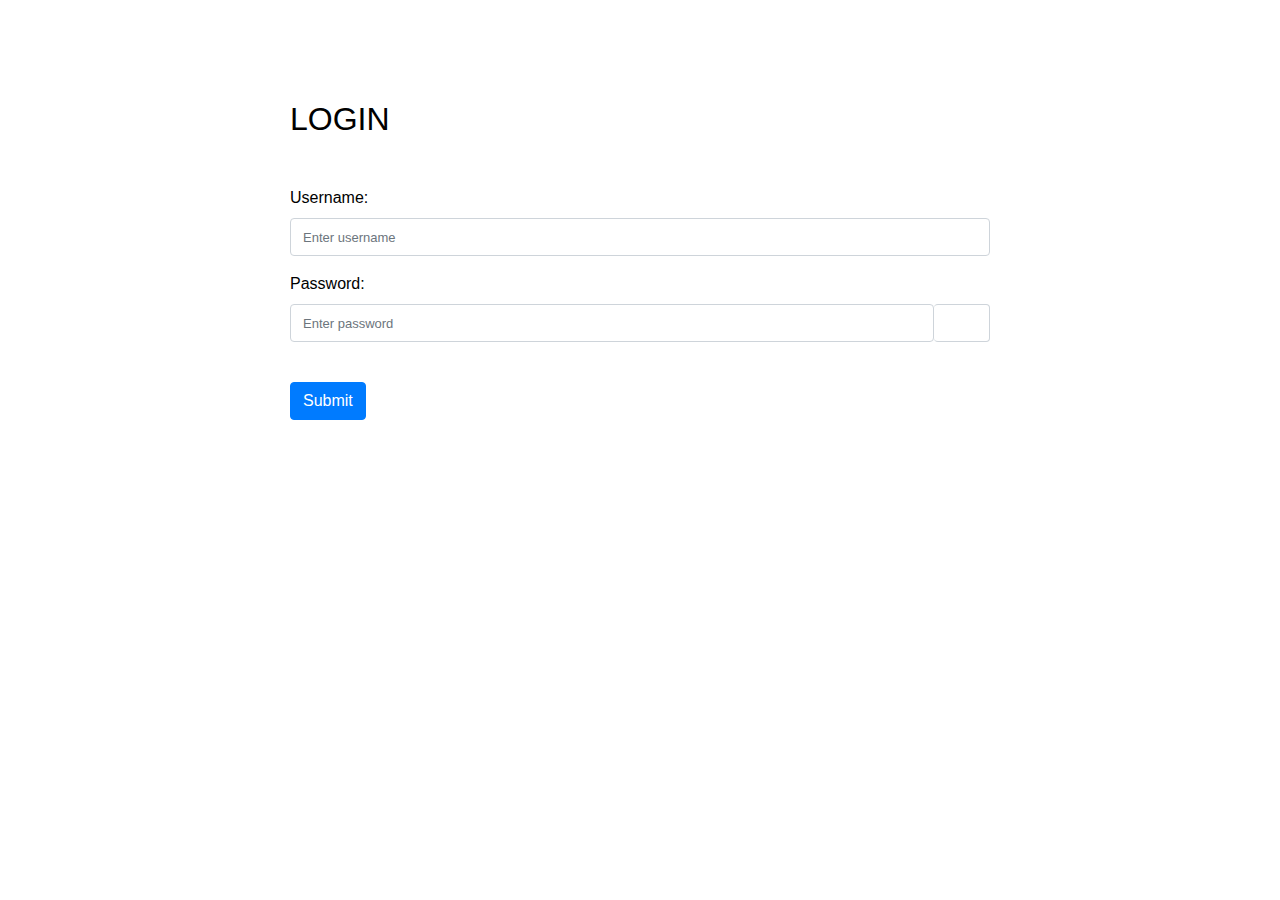
<file: admin.html>
<!DOCTYPE html>
<html lang="en">
   <head>
      <title>KARAN KHANNA</title>
      <meta charset="utf-8">
      <meta name="viewport" content="width=device-width, initial-scale=1">
      <link rel="stylesheet" href="css/bootstrap.min.css">
      <link rel="stylesheet" href="css/styles.css">
      <link rel="stylesheet" href="css/responsive.css">
      <link rel="stylesheet" href="css/owl.carousel.min.css">
      <link rel="stylesheet" href="css/owl.theme.default.min.css">
      <link rel="stylesheet" href="https://pro.fontawesome.com/releases/v5.10.0/css/all.css" integrity="sha384-AYmEC3Yw5cVb3ZcuHtOA93w35dYTsvhLPVnYs9eStHfGJvOvKxVfELGroGkvsg+p" crossorigin="anonymous"/>
      <style>
         #contact_requests{
            padding-top: 80px;
         }
      </style>
   </head>
   <body onload="checkLoginStatus2();">
      <nav class="navbar navbar-expand-lg bg-dark navbar-dark fixed-top">
         <a class="navbar-brand" href="index.html">
         <img src="img/logo.png">
         </a>
         <div class="menu-btn navbar-toggler-icon d-lg-none" type="button" data-toggle="collapse" data-target="#collapsibleNavbar">
            <div class="menu-btn__burger"></div>
         </div>
         <div class="collapse navbar-collapse" id="collapsibleNavbar">
            <ul class="navbar-nav justify-content-end">
               <li class="nav-item">
                  <a class="nav-link" href="#contact_requests">CONTACT REQUESTS</a>
               </li>
               <li class="nav-item">
                  <a class="nav-link" href="#transactions">TRANSACTIONS</a>
               </li>
            </ul>
         </div>
      </nav>

      <section class="container" id="contact_requests">
         <div class="text-center fo-30 fw-700 mt-5">CONTACT REQUESTS</div>
         <div class="table-responsive mt-5">
            <table class="table table-bordered">
               <thead>
                  <tr>
                     <th>SERIAL NO.</th>
                     <th>FULL NAME</th>
                     <th>MOBILE NUMBER</th>
                     <th>EMAIL ID</th>
                     <th>MESSAGE</th>
                     <th></th>
                  </tr>
               </thead>
               <tbody id="contact_table"></tbody>
            </table>
         </div>
      </section>

      <section class="container" id="transactions">
         <div class="text-center fo-30 fw-700 mt-5">TRANSACTIONS</div>
         <div class="table-responsive mt-5">
            <table class="table table-bordered">
               <thead>
                  <tr>
                     <th>SERIAL NO.</th>
                     <th>FULL NAME</th>
                     <th>MOBILE NUMBER</th>
                     <th>EMAIL ID</th>
                     <th>ADDRESS</th>
                     <th>AGE</th>
                     <th>HEIGHT (in cm)</th>
                     <th>CURRENT WEIGHT (in Kg)</th>
                     <th>GOAL WEIGHT (in Kg)</th>
                     <th>Payment Status</th>
                     <th>PACKAGE</th>
                     <th></th>
                  </tr>
               </thead>
               <tbody id="transactions_table"></tbody>
            </table>
         </div>
      </section>
      <!--Script files -->
      <script src="js/jquery.js"></script>
      <script src="js/bootstrap.min.js"></script>
      <script src="js/owl.carousel.min.js"></script>
      <script src="js/urls.js" defer></script>
      <script src="js/main.js"></script>
      <script src="js/admin.js"></script>
   </body>
</html>
</file>
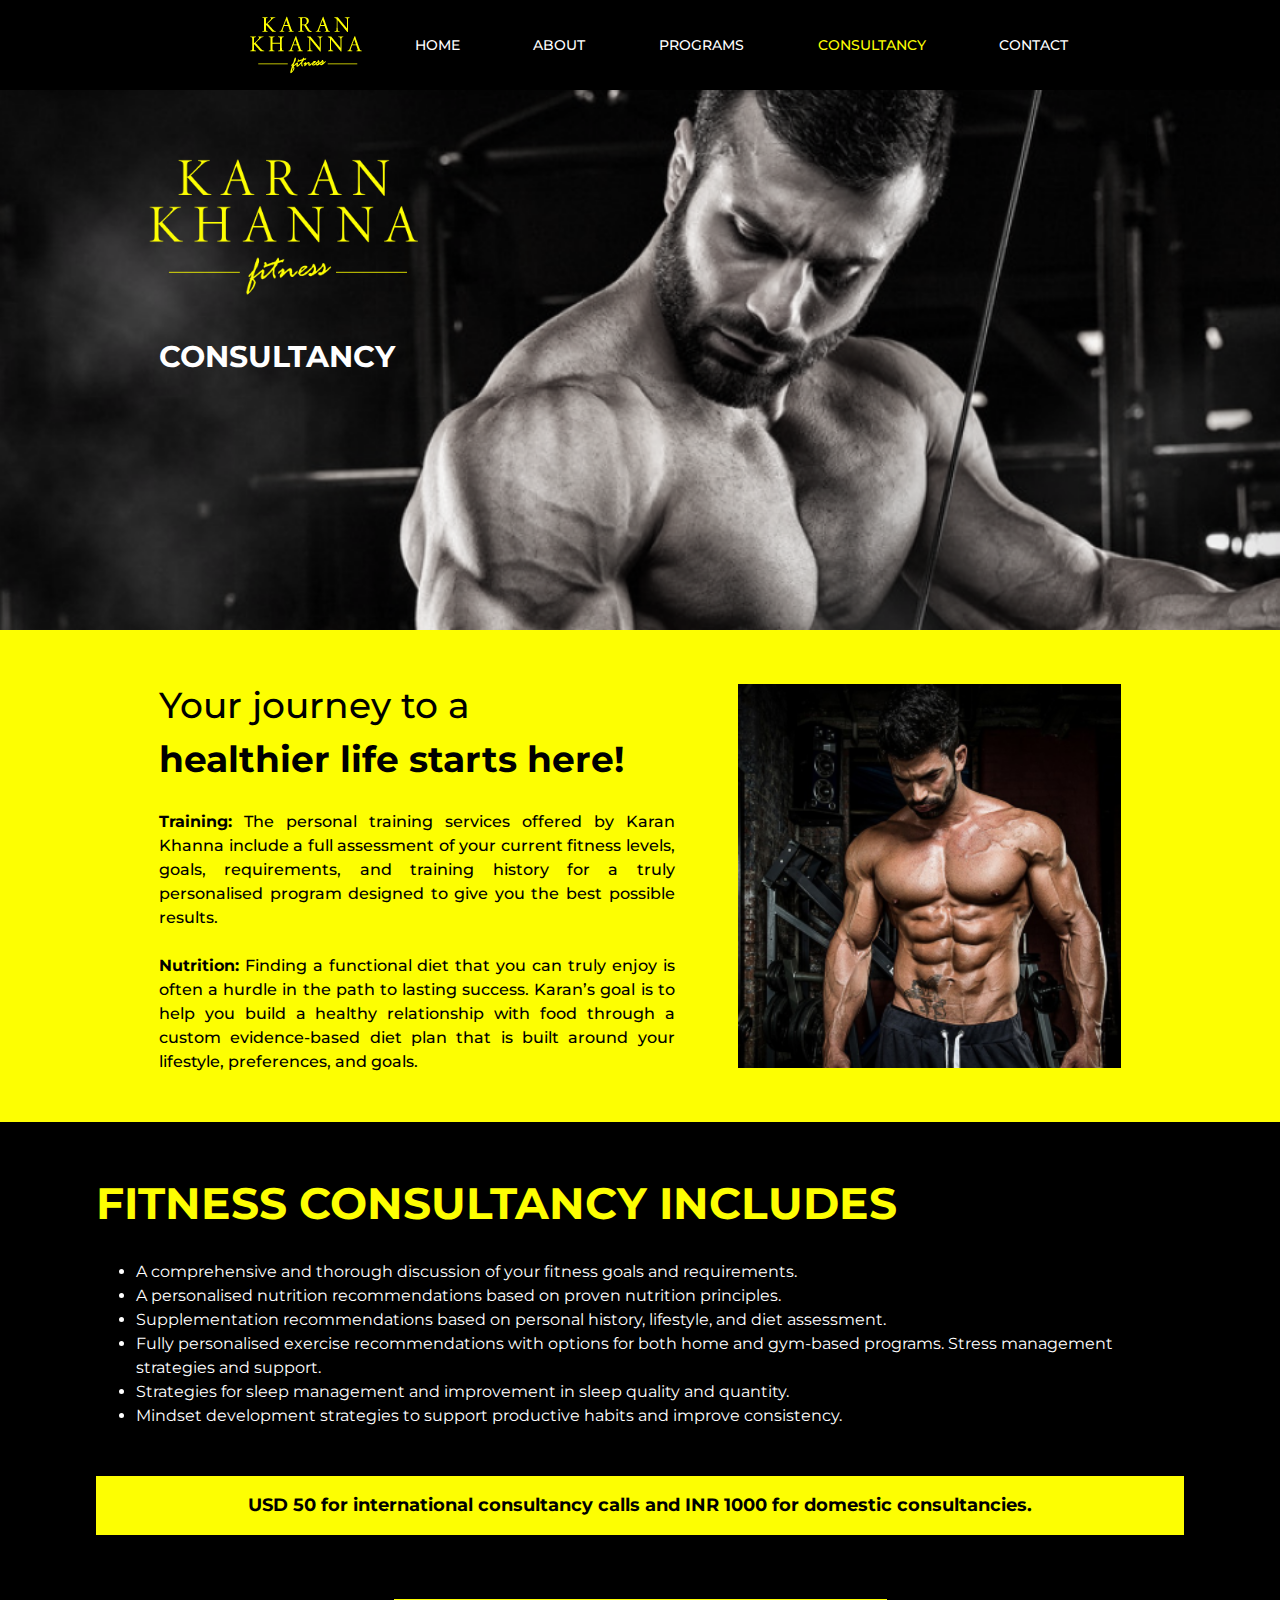
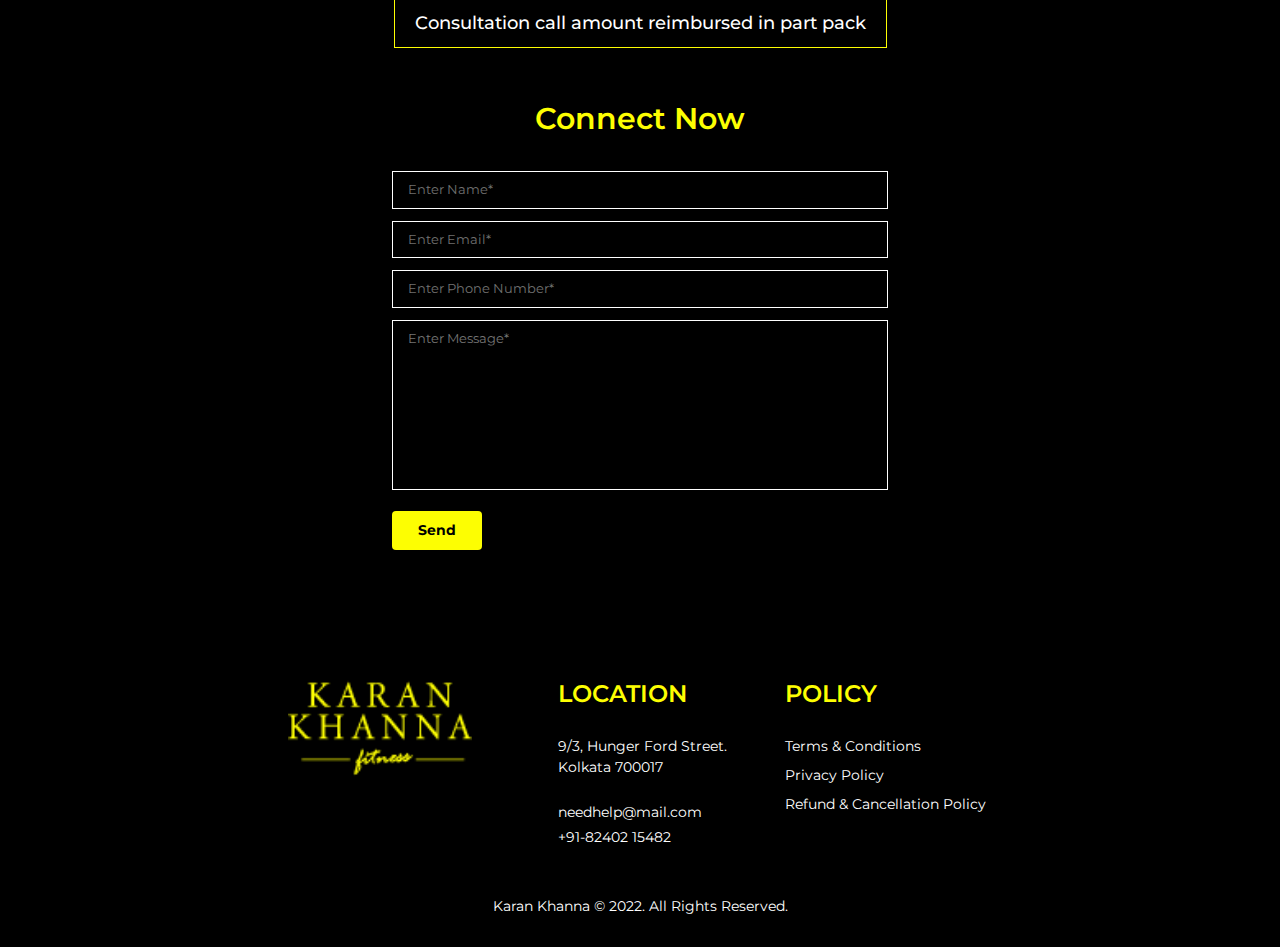
<file: consultancy.html>
<!DOCTYPE html>
<html lang="en">
   <head>
      <title>KARAN KHANNA</title>
      <meta charset="utf-8">
      <meta name="viewport" content="width=device-width, initial-scale=1">
      <link rel="stylesheet" href="css/bootstrap.min.css">
      <link rel="stylesheet" href="css/styles.css">
      <link rel="stylesheet" href="css/responsive.css">
      <link rel="stylesheet" href="css/owl.carousel.min.css">
      <link rel="stylesheet" href="css/owl.theme.default.min.css">
      <link rel="stylesheet" href="https://pro.fontawesome.com/releases/v5.10.0/css/all.css" integrity="sha384-AYmEC3Yw5cVb3ZcuHtOA93w35dYTsvhLPVnYs9eStHfGJvOvKxVfELGroGkvsg+p" crossorigin="anonymous"/>
   </head>
   <body onload="stopLoader();">
      <div id="preloader">
         <div class="loader" id="loader"></div>
      </div>
      <div id="overlay"></div>
      <div id="notification-area"></div>
      <nav class="navbar navbar-expand-lg bg-dark navbar-dark">
         <a class="navbar-brand" href="index.html">
         <img src="img/logo.png">
         </a>
         <div class="menu-btn navbar-toggler-icon d-lg-none" type="button" data-toggle="collapse" data-target="#collapsibleNavbar">
            <div class="menu-btn__burger"></div>
         </div>
         <div class="collapse navbar-collapse" id="collapsibleNavbar">
            <ul class="navbar-nav justify-content-end">
               <li class="nav-item">
                  <a class="nav-link" href="index.html">HOME</a>
               </li>
               <li class="nav-item">
                  <a class="nav-link" href="about.html">ABOUT</a>
               </li>
               <li class="nav-item">
                  <a class="nav-link" href="programs.html">PROGRAMS</a>
               </li>
               <li class="nav-item">
                  <a class="nav-link active" href="consultancy.html">CONSULTANCY</a>
               </li>
               <li class="nav-item">
                  <a class="nav-link" href="contact.html">CONTACT</a>
               </li>
            </ul>
         </div>
      </nav>
      <section class="about_section p-md-5">
         <div class="pl-md-5 pr-md-5">
            <div class="row m-0">
               <div class="col-md-4">
                  <img src="img/about_logo.png" class="w-100">
                  <div class="mt-4 text-white fo-30 fw-700 text-center">CONSULTANCY</div>
               </div>
               <div class="col-md-8"></div>
            </div>
         </div>
      </section>
      <section class="bg-yellow pt-5 pb-5 p-lg-5">
         <div class="pr-lg-5 pl-lg-5">
            <div class="row m-0 pl-md-5 pr-md-5">
               <div class="col-md-7 pr-lg-5">
                  <div class="fo-36 fw-500 mfo-22">Your journey to a<br><span class="fw-700"> healthier life starts here!</span></div>
                  <div class="fo-16 mt-4 fw-500 text-justify mfo-14"><span class="fw-700">Training:</span> The personal training services offered by Karan Khanna include a full assessment of your current fitness levels, goals, requirements, and training history for a truly personalised program designed to give you the best possible results.<br><br>
                  <span class="fw-700">Nutrition:</span> Finding a functional diet that you can truly enjoy is often a hurdle in the path to lasting success. Karan’s goal is to help you build a healthy relationship with food through a custom evidence-based diet plan that is built around your lifestyle, preferences, and goals.</div>
               </div>
               <div class="col-md-5 mt-3 m-md-auto">
                  <img src="img/home9.png" class="w-100">
               </div>
            </div>
         </div>
      </section>
      <section class="bg-dark p-3 p-md-5">
         <div class="pr-lg-5 pl-lg-5">
            <div class="fo-44 fw-700 text-yellow mfo-25">FITNESS CONSULTANCY INCLUDES</div>
            <div class="fo-16 text-white mt-4 mfo-14">
               <ul class="disc_points">
                  <li>A comprehensive and thorough discussion of your fitness goals and requirements.</li>
                  <li>A personalised nutrition recommendations based on proven nutrition principles.</li>
                  <li>Supplementation recommendations based on personal history, lifestyle, and diet assessment.</li>
                  <li>Fully personalised exercise recommendations with options for both home and gym-based programs. Stress management strategies and support.</li>
                  <li>Strategies for sleep management and improvement in sleep quality and quantity.</li>
                  <li>Mindset development strategies to support productive habits and improve consistency.</li>
               </ul>
            </div>
            <div class="bg-yellow fo-18 fw-700 mt-5 mb-lg-3 p-3 text-center mfo-14">USD 50 for international consultancy calls and INR 1000 for domestic consultancies.</div>
            <div class="text-center">
               <button class="btn website_btn website_btn_yellow mt-5 text-white fo-18 mfo-14">Consultation call amount reimbursed in part pack</button>
            </div>
            <div class="p-3 p-md-5">
               <div class="fo-30 text-center fw-600 text-yellow mb-4 mt-4 mt-md-0">Connect Now</div>
               <div class="consultancy_form m-auto w-50 mow-100">
                  <input type="text" placeholder="Enter Name*" id="connect_name">
                  <input type="text" placeholder="Enter Email*" id="connect_email">
                  <input type="number" oninput="this.value = this.value.slice(0,10);" placeholder="Enter Phone Number*" id="connect_mobile">
                  <textarea placeholder="Enter Message*" id="connect_message"></textarea>
                  <button class="btn mt-2" onclick="connectNow();">Send</button>
               </div>
            </div>
         </div>
      </section>
      <footer class="bg-dark">
         <div class="row m-0">
            <div class="col-md-4 text-center">
               <img src="img/logo.png" class="w-80">
               <div class="row m-0 justify-content-between footer_social mt-4">
                  <div><a href="#"><i class="fab fa-facebook-square"></i></a></div>
                  <div><a href="#"><i class="fab fa-twitter"></i></a></div>
                  <div><a href="#"><i class="fab fa-youtube"></i></a></div>
                  <div><a href="#"><i class="fab fa-linkedin"></i></a></div>
                  <div><a href="#"><i class="fab fa-instagram"></i></a></div>
               </div>
            </div>
            <div class="col-md-4 pl-md-5 mt-4 mt-md-0">
               <div class="fo-24 text-yellow fw-600">LOCATION</div>
               <div class="fo-14 text-white mt-4">9/3, Hunger Ford Street. <br>Kolkata 700017</div>
               <div class="fo-14 text-white mt-4">needhelp@mail.com</div>
               <div class="fo-14 text-white mt-1">+91-82402 15482</div>
            </div>
            <div class="col-md-4 mt-4 mt-md-0">
               <div class="fo-24 text-yellow fw-600">POLICY</div>
               <a href="terms_and_conditions.html">
                  <div class="fo-14 text-white mt-4">Terms & Conditions</div>
               </a>
               <a href="privacy_policy.html">
                  <div class="fo-14 text-white mt-2">Privacy Policy</div>
               </a>
               <a href="refund_policy.html">
                  <div class="fo-14 text-white mt-2">Refund & Cancellation Policy</div>
               </a>
            </div>
            <div class="col-md-12 mt-4 mt-md-0 text-center">
               <div class="fo-14 text-white mt-5">Karan Khanna © 2022. All Rights Reserved.</div>
            </div>
         </div>
      </footer>
      <!--Script files -->
      <script src="js/jquery.js"></script>
      <script src="js/bootstrap.min.js"></script>
      <script src="js/owl.carousel.min.js"></script>
      <script src="js/urls.js" defer></script>
      <script src="js/main.js"></script>
   </body>
</html>
</file>
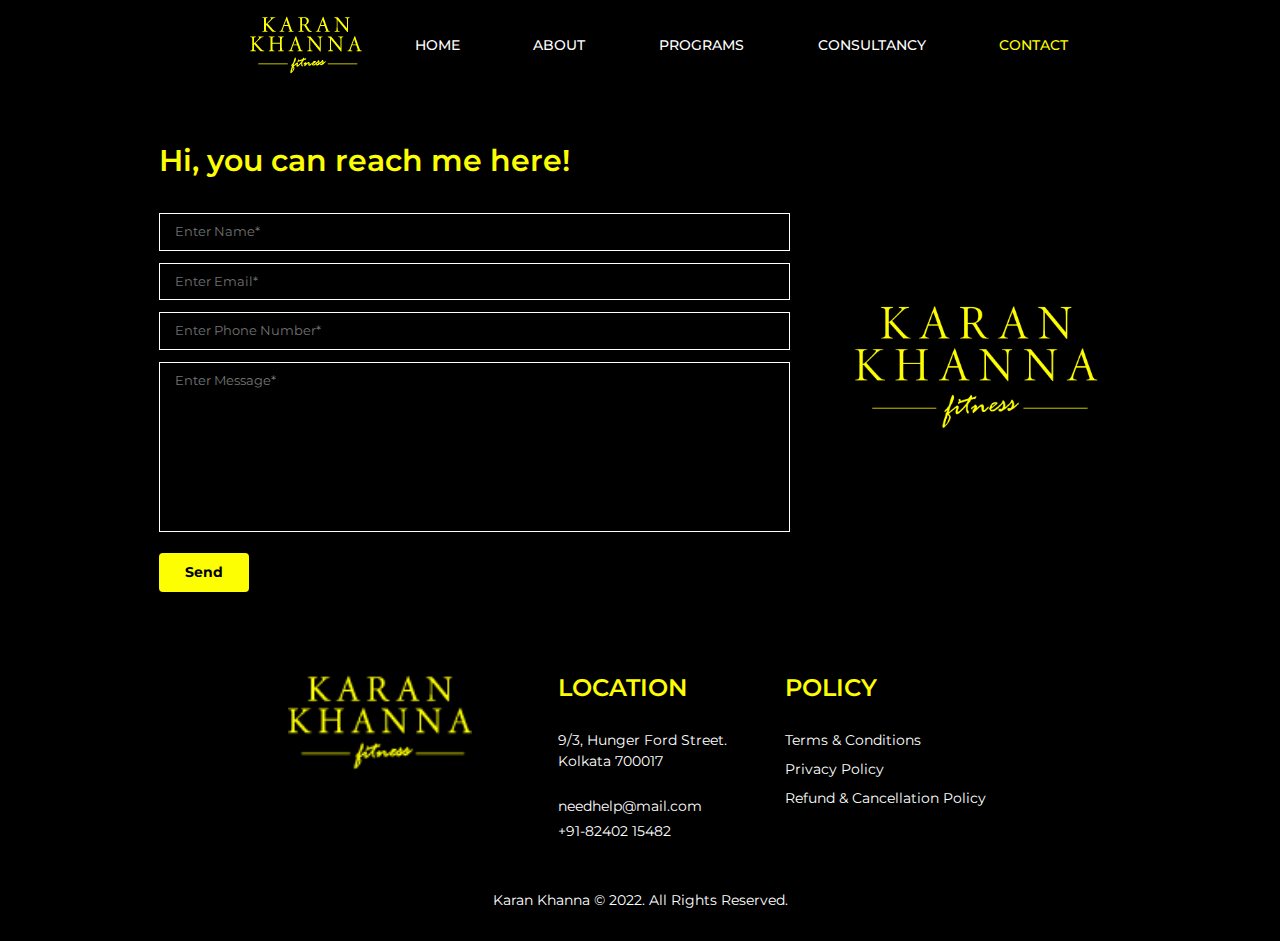
<file: contact.html>
<!DOCTYPE html>
<html lang="en">
   <head>
      <title>KARAN KHANNA</title>
      <meta charset="utf-8">
      <meta name="viewport" content="width=device-width, initial-scale=1">
      <link rel="stylesheet" href="css/bootstrap.min.css">
      <link rel="stylesheet" href="css/styles.css">
      <link rel="stylesheet" href="css/responsive.css">
      <link rel="stylesheet" href="css/owl.carousel.min.css">
      <link rel="stylesheet" href="css/owl.theme.default.min.css">
      <link rel="stylesheet" href="https://pro.fontawesome.com/releases/v5.10.0/css/all.css" integrity="sha384-AYmEC3Yw5cVb3ZcuHtOA93w35dYTsvhLPVnYs9eStHfGJvOvKxVfELGroGkvsg+p" crossorigin="anonymous"/>
   </head>
   <body onload="stopLoader();">
      <div id="preloader">
         <div class="loader" id="loader"></div>
      </div>
      <div id="overlay"></div>
      <div id="notification-area"></div>
      <nav class="navbar navbar-expand-lg bg-dark navbar-dark">
         <a class="navbar-brand" href="index.html">
         <img src="img/logo.png">
         </a>
         <div class="menu-btn navbar-toggler-icon d-lg-none" type="button" data-toggle="collapse" data-target="#collapsibleNavbar">
            <div class="menu-btn__burger"></div>
         </div>
         <div class="collapse navbar-collapse" id="collapsibleNavbar">
            <ul class="navbar-nav justify-content-end">
               <li class="nav-item">
                  <a class="nav-link" href="index.html">HOME</a>
               </li>
               <li class="nav-item">
                  <a class="nav-link" href="about.html">ABOUT</a>
               </li>
               <li class="nav-item">
                  <a class="nav-link" href="programs.html">PROGRAMS</a>
               </li>
               <li class="nav-item">
                  <a class="nav-link" href="consultancy.html">CONSULTANCY</a>
               </li>
               <li class="nav-item">
                  <a class="nav-link active" href="contact.html">CONTACT</a>
               </li>
            </ul>
         </div>
      </nav>
      <section class="bg-dark pt-3 pb-5 p-md-5">
         <div class="pr-lg-5 pl-lg-5">
            <div class="row m-0 pl-lg-5 pr-lg-5">
               <div class="col-md-8">
                  <div class="fo-30 fw-600 text-yellow mb-4 mt-4 mt-md-0">Hi, you can reach me here!</div>
                  <div class="consultancy_form m-auto">
                     <input type="text" placeholder="Enter Name*" id="connect_name">
                     <input type="text" placeholder="Enter Email*" id="connect_email">
                     <input type="number" oninput="this.value = this.value.slice(0,10);" placeholder="Enter Phone Number*" id="connect_mobile">
                     <textarea placeholder="Enter Message*" id="connect_message"></textarea>
                     <button class="btn mt-2" onclick="connectNow();">Send</button>
                  </div>
               </div>
               <div class="col-md-4 mt-3 m-md-auto">
                  <img src="img/about_logo.png" class="w-100 d-none d-md-block">
               </div>
            </div>
         </div>
      </section>
      <footer class="bg-dark">
         <div class="row m-0">
            <div class="col-md-4 text-center">
               <img src="img/logo.png" class="w-80">
               <div class="row m-0 justify-content-between footer_social mt-4">
                  <div><a href="#"><i class="fab fa-facebook-square"></i></a></div>
                  <div><a href="#"><i class="fab fa-twitter"></i></a></div>
                  <div><a href="#"><i class="fab fa-youtube"></i></a></div>
                  <div><a href="#"><i class="fab fa-linkedin"></i></a></div>
                  <div><a href="#"><i class="fab fa-instagram"></i></a></div>
               </div>
            </div>
            <div class="col-md-4 pl-md-5 mt-4 mt-md-0">
               <div class="fo-24 text-yellow fw-600">LOCATION</div>
               <div class="fo-14 text-white mt-4">9/3, Hunger Ford Street. <br>Kolkata 700017</div>
               <div class="fo-14 text-white mt-4">needhelp@mail.com</div>
               <div class="fo-14 text-white mt-1">+91-82402 15482</div>
            </div>
            <div class="col-md-4 mt-4 mt-md-0">
               <div class="fo-24 text-yellow fw-600">POLICY</div>
               <a href="terms_and_conditions.html">
                  <div class="fo-14 text-white mt-4">Terms & Conditions</div>
               </a>
               <a href="privacy_policy.html">
                  <div class="fo-14 text-white mt-2">Privacy Policy</div>
               </a>
               <a href="refund_policy.html">
                  <div class="fo-14 text-white mt-2">Refund & Cancellation Policy</div>
               </a>
            </div>
            <div class="col-md-12 mt-4 mt-md-0 text-center">
               <div class="fo-14 text-white mt-5">Karan Khanna © 2022. All Rights Reserved.</div>
            </div>
         </div>
      </footer>
      <!--Script files -->
      <script src="js/jquery.js"></script>
      <script src="js/bootstrap.min.js"></script>
      <script src="js/owl.carousel.min.js"></script>
      <script src="js/urls.js" defer></script>
      <script src="js/main.js"></script>
   </body>
</html>
</file>
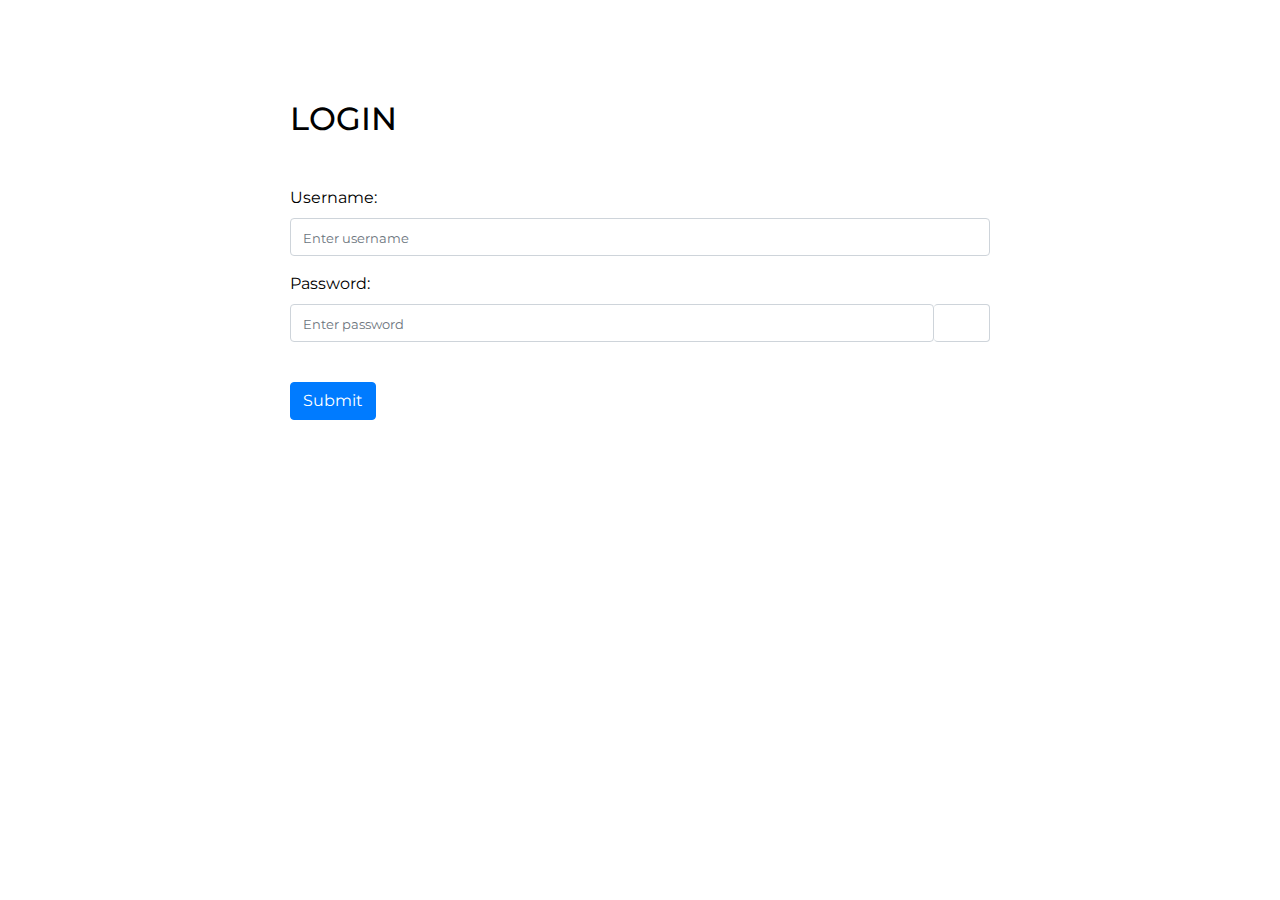
<file: login.html>
<!DOCTYPE html>
<html lang="en">
   <head>
      <title>KARAN KHANNA</title>
      <meta charset="utf-8">
      <meta name="viewport" content="width=device-width, initial-scale=1">
      <link rel="stylesheet" href="css/bootstrap.min.css">
      <link rel="stylesheet" href="css/styles.css">
      <link rel="stylesheet" href="css/responsive.css">
      <link rel="stylesheet" href="css/owl.carousel.min.css">
      <link rel="stylesheet" href="css/owl.theme.default.min.css">
      <link rel="stylesheet" href="https://pro.fontawesome.com/releases/v5.10.0/css/all.css" integrity="sha384-AYmEC3Yw5cVb3ZcuHtOA93w35dYTsvhLPVnYs9eStHfGJvOvKxVfELGroGkvsg+p" crossorigin="anonymous"/>
      <style>
         .w-8{
             width: 8%;
         }
         .w-92{
             width: 92%;
         }
      </style>
   </head>
   <body onload="checkLoginStatus1();">
      <div class="container" style="padding: 100px 250px">
         <h2>LOGIN</h2>
         <div class="form-group mt-5">
            <label>Username:</label>
            <input type="text" class="form-control" id="username" placeholder="Enter username">
         </div>
         <div class="form-group">
            <label>Password:</label>
            <div class="d-flex">
               <input type="password" class="form-control w-92" id="password" placeholder="Enter password">
               <div class="form-control w-8" style="border-left: none; cursor: pointer;" onclick="showPassword()">
                  <i class="fas fa-eye"></i>
               </div>
            </div>
         </div>
         <button type="button" class="btn btn-primary mt-4" onclick="signin();">Submit</button>
      </div>
      <script src="js/jquery.js"></script>
      <script src="js/bootstrap.min.js"></script>
      <script src="js/urls.js" defer></script>
      <script src="js/admin.js"></script>
   </body>
</html>
</file>
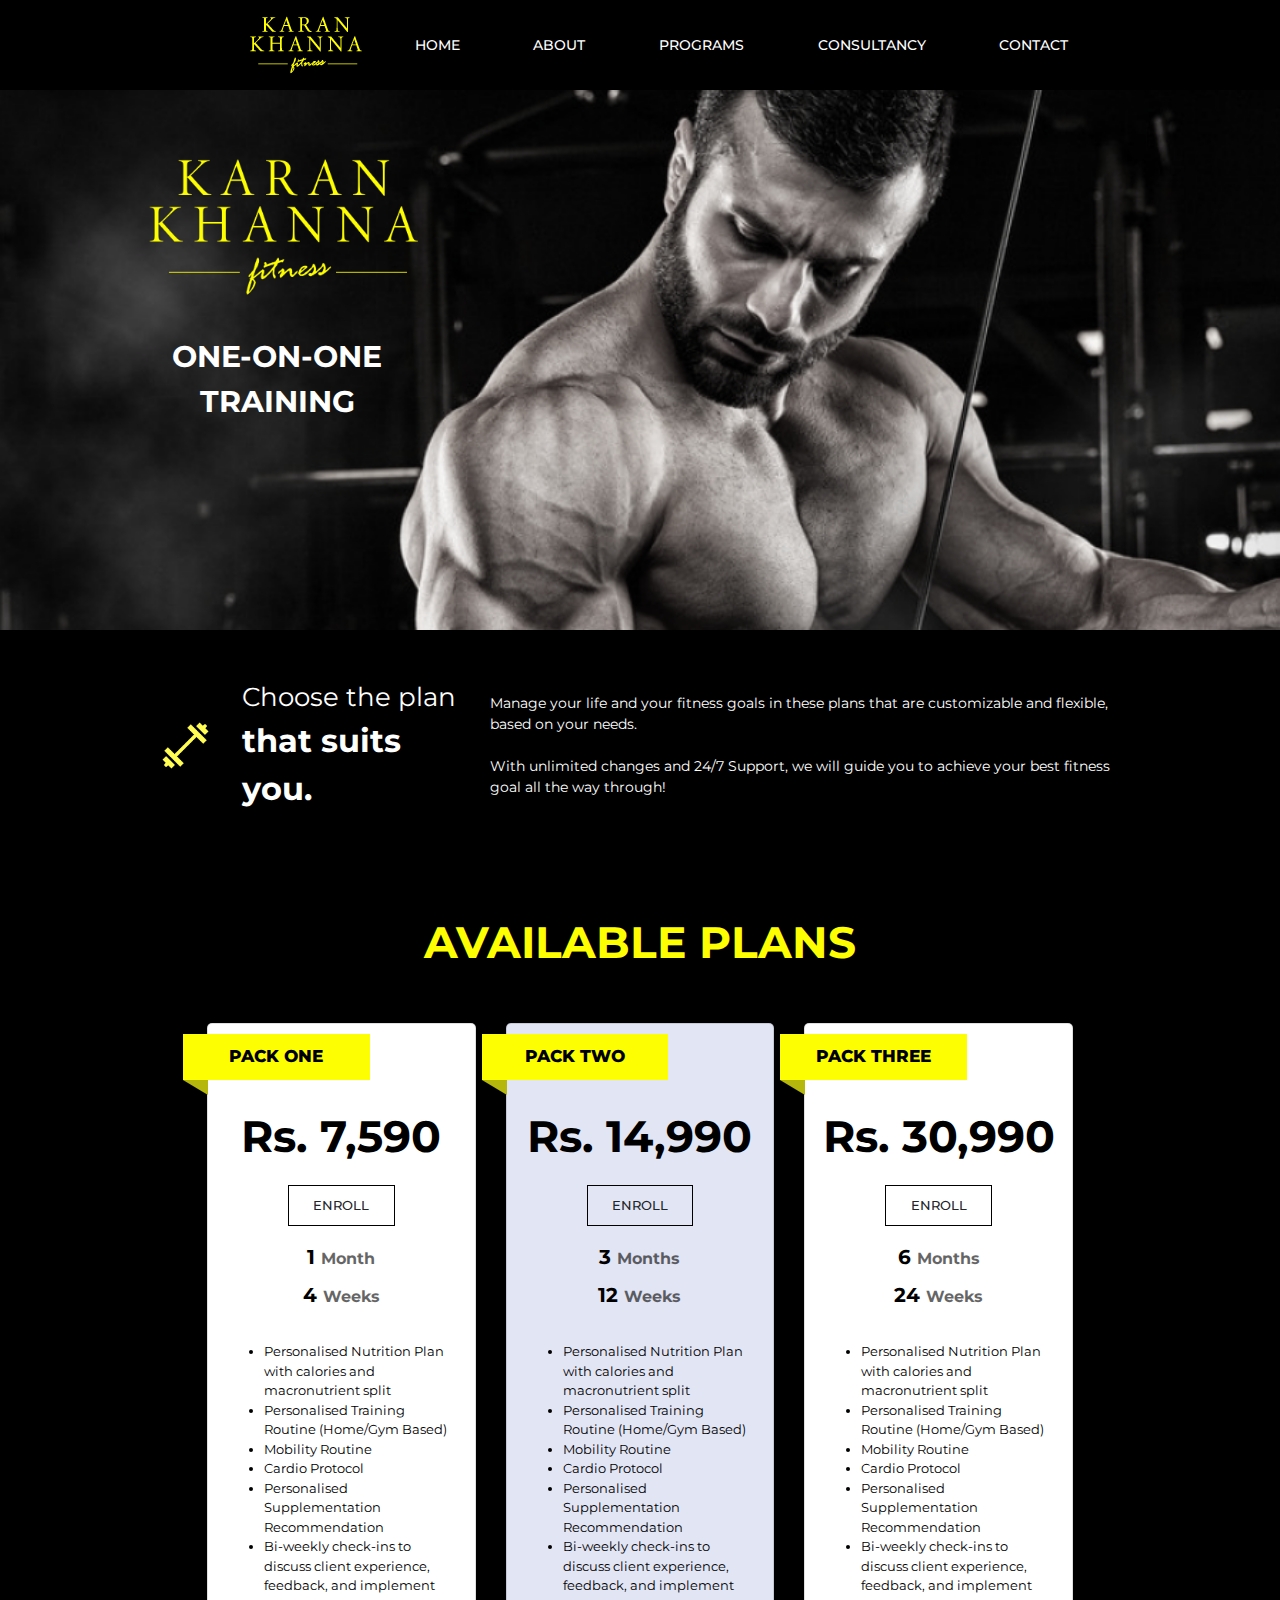
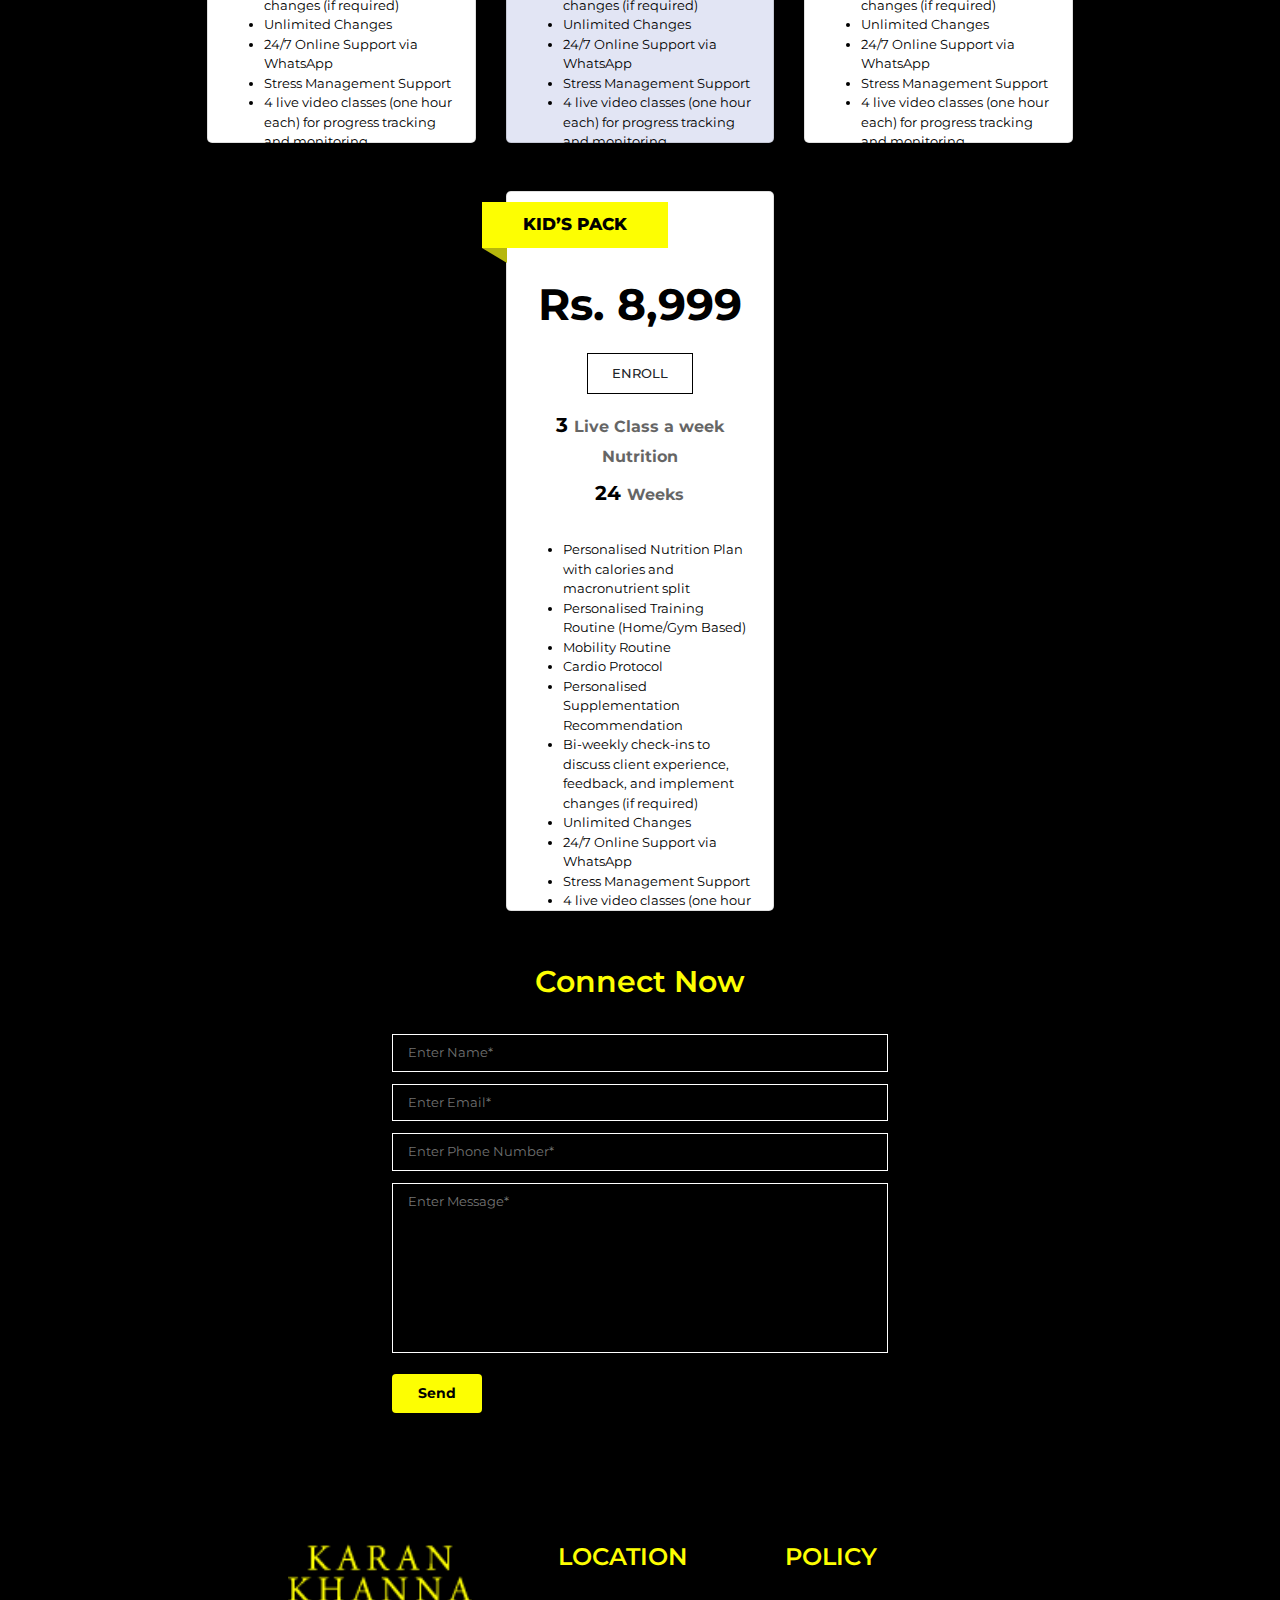
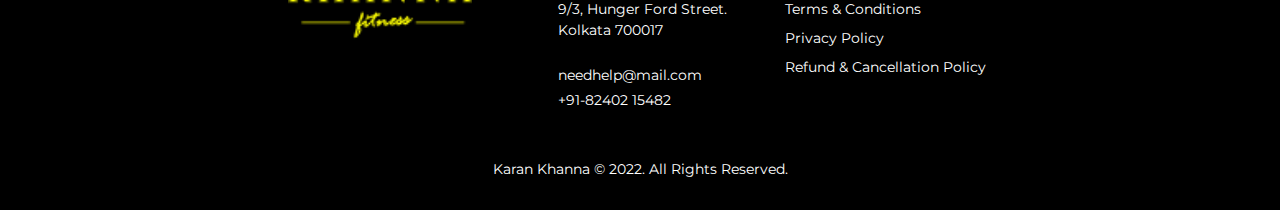
<file: plans.html>
<!DOCTYPE html>
<html lang="en">
   <head>
      <title>KARAN KHANNA</title>
      <meta charset="utf-8">
      <meta name="viewport" content="width=device-width, initial-scale=1">
      <link rel="stylesheet" href="css/bootstrap.min.css">
      <link rel="stylesheet" href="css/styles.css">
      <link rel="stylesheet" href="css/responsive.css">
      <link rel="stylesheet" href="css/owl.carousel.min.css">
      <link rel="stylesheet" href="css/owl.theme.default.min.css">
      <link rel="stylesheet" href="https://pro.fontawesome.com/releases/v5.10.0/css/all.css" integrity="sha384-AYmEC3Yw5cVb3ZcuHtOA93w35dYTsvhLPVnYs9eStHfGJvOvKxVfELGroGkvsg+p" crossorigin="anonymous"/>
      <script src="https://checkout.razorpay.com/v1/checkout.js"></script>
   </head>
   <body onload="stopLoader();">
      <div id="preloader">
         <div class="loader" id="loader"></div>
      </div>
      <div id="overlay"></div>
      <div id="notification-area"></div>
      <nav class="navbar navbar-expand-lg bg-dark navbar-dark">
         <a class="navbar-brand" href="index.html">
         <img src="img/logo.png">
         </a>
         <div class="menu-btn navbar-toggler-icon d-lg-none" type="button" data-toggle="collapse" data-target="#collapsibleNavbar">
            <div class="menu-btn__burger"></div>
         </div>
         <div class="collapse navbar-collapse" id="collapsibleNavbar">
            <ul class="navbar-nav justify-content-end">
               <li class="nav-item">
                  <a class="nav-link" href="index.html">HOME</a>
               </li>
               <li class="nav-item">
                  <a class="nav-link" href="about.html">ABOUT</a>
               </li>
               <li class="nav-item">
                  <a class="nav-link" href="programs.html">PROGRAMS</a>
               </li>
               <li class="nav-item">
                  <a class="nav-link" href="consultancy.html">CONSULTANCY</a>
               </li>
               <li class="nav-item">
                  <a class="nav-link" href="contact.html">CONTACT</a>
               </li>
            </ul>
         </div>
      </nav>
      <section class="about_section p-md-5">
         <div class="pl-md-5 pr-md-5">
            <div class="row m-0">
               <div class="col-md-4">
                  <img src="img/about_logo.png" class="w-100">
                  <div class="mt-4 text-white fo-30 fw-700 text-center">ONE-ON-ONE <br>TRAINING</div>
               </div>
               <div class="col-md-8"></div>
            </div>
         </div>
      </section>
      <section class="bg-dark p-3 pt-md-5 pb-md-5 p-lg-5">
         <div class="pl-lg-5 pr-lg-5">
            <div class="row m-0 pl-lg-5 pr-lg-5">
               <div class="col-3 col-md-2 col-lg-1 text-center d-flex justify-content-center">
                  <img src="img/barbell.png" class="w-100 m-auto">
               </div>
               <div class="col-9 col-md-4 col-lg-3 m-md-auto">
                  <div class="text-white fo-26">Choose the plan <br><span class="fo-32 fw-700">that suits you.</span></div>
               </div>
               <div class="col-12 col-md-6 col-lg-8 mt-4 m-md-auto">
                  <div class="fo-14 text-white">Manage your life and your fitness goals in these plans that are  customizable and flexible, based on your needs. <br><br>With unlimited changes and 24/7 Support, we will guide you to achieve your best fitness goal all the way through!</div>
               </div>
            </div>
         </div>
      </section>
      <section class="bg-dark p-3 p-md-5">
         <div class="pr-lg-5 pl-lg-5">
            <div class="fo-44 fw-700 text-yellow mfo-35 text-center">AVAILABLE PLANS</div>
            <div class="pl-lg-5 pr-lg-5">
               <div class="row m-0 pl-lg-5 pr-lg-5">
                  <div class="col-md-6 col-lg-4 mt-5">
                     <div class="card services_card">
                        <div class="card_tag">PACK ONE</div>
                        <div class="card_tag_bottom"></div>
                        <div class="fo-44 fw-700 text-center mt-2">Rs. 7,590</div>
                        <button class="btn website_btn mt-3" id="PACK ONE" onclick="enroll(this.id);">ENROLL</button>
                        <div class="fo-20 fw-700 mt-3 text-center">1 <span>Month</span></div>
                        <div class="fo-20 fw-700 mt-2 text-center">4 <span>Weeks</span></div>
                        <div class="mt-3 p-3 fo-13">
                           <ul>
                              <li>Personalised Nutrition Plan with calories and macronutrient split</li>
                              <li>Personalised Training Routine (Home/Gym Based)</li>
                              <li>Mobility Routine</li>
                              <li>Cardio Protocol</li>
                              <li>Personalised Supplementation Recommendation</li>
                              <li>Bi-weekly check-ins  to discuss client experience, feedback, and implement changes (if required)</li>
                              <li>Unlimited Changes</li>
                              <li>24/7 Online Support via WhatsApp</li>
                              <li>Stress Management Support</li>
                              <li>4 live video classes (one hour each) for progress tracking and monitoring.</li>
                           </ul>
                        </div>
                     </div>
                  </div>
                  <div class="col-md-6 col-lg-4 mt-5">
                     <div class="card services_card" style="background: #E2E5F4;">
                        <div class="card_tag">PACK TWO</div>
                        <div class="card_tag_bottom"></div>
                        <div class="fo-44 fw-700 text-center mt-2">Rs. 14,990</div>
                        <button class="btn website_btn mt-3" id="PACK TWO" onclick="enroll(this.id);">ENROLL</button>
                        <div class="fo-20 fw-700 mt-3 text-center">3 <span>Months</span></div>
                        <div class="fo-20 fw-700 mt-2 text-center">12 <span>Weeks</span></div>
                        <div class="mt-3 p-3 fo-13">
                           <ul>
                              <li>Personalised Nutrition Plan with calories and macronutrient split</li>
                              <li>Personalised Training Routine (Home/Gym Based)</li>
                              <li>Mobility Routine</li>
                              <li>Cardio Protocol</li>
                              <li>Personalised Supplementation Recommendation</li>
                              <li>Bi-weekly check-ins  to discuss client experience, feedback, and implement changes (if required)</li>
                              <li>Unlimited Changes</li>
                              <li>24/7 Online Support via WhatsApp</li>
                              <li>Stress Management Support</li>
                              <li>4 live video classes (one hour each) for progress tracking and monitoring.</li>
                           </ul>
                        </div>
                     </div>
                  </div>
                  <div class="col-md-6 col-lg-4 mt-5">
                     <div class="card services_card">
                        <div class="card_tag">PACK THREE</div>
                        <div class="card_tag_bottom"></div>
                        <div class="fo-44 fw-700 text-center mt-2">Rs. 30,990</div>
                        <button class="btn website_btn mt-3" id="PACK THREE" onclick="enroll(this.id);">ENROLL</button>
                        <div class="fo-20 fw-700 mt-3 text-center">6 <span>Months</span></div>
                        <div class="fo-20 fw-700 mt-2 text-center">24 <span>Weeks</span></div>
                        <div class="mt-3 p-3 fo-13">
                           <ul>
                              <li>Personalised Nutrition Plan with calories and macronutrient split</li>
                              <li>Personalised Training Routine (Home/Gym Based)</li>
                              <li>Mobility Routine</li>
                              <li>Cardio Protocol</li>
                              <li>Personalised Supplementation Recommendation</li>
                              <li>Bi-weekly check-ins  to discuss client experience, feedback, and implement changes (if required)</li>
                              <li>Unlimited Changes</li>
                              <li>24/7 Online Support via WhatsApp</li>
                              <li>Stress Management Support</li>
                              <li>4 live video classes (one hour each) for progress tracking and monitoring.</li>
                           </ul>
                        </div>
                     </div>
                  </div>
                  <div class="col-md-0 col-lg-4 d-none d-lg-block"></div>
                  <div class="col-md-6 col-lg-4 mt-5">
                     <div class="card services_card">
                        <div class="card_tag">KID’S PACK</div>
                        <div class="card_tag_bottom"></div>
                        <div class="fo-44 fw-700 text-center mt-2">Rs. 8,999</div>
                        <button class="btn website_btn mt-3" id="KID'S PACK" onclick="enroll(this.id);">ENROLL</button>
                        <div class="fo-20 fw-700 mt-3 text-center">3 <span>Live Class a week <br>Nutrition</span></div>
                        <div class="fo-20 fw-700 mt-2 text-center">24 <span>Weeks</span></div>
                        <div class="mt-3 p-3 fo-13">
                           <ul>
                              <li>Personalised Nutrition Plan with calories and macronutrient split</li>
                              <li>Personalised Training Routine (Home/Gym Based)</li>
                              <li>Mobility Routine</li>
                              <li>Cardio Protocol</li>
                              <li>Personalised Supplementation Recommendation</li>
                              <li>Bi-weekly check-ins  to discuss client experience, feedback, and implement changes (if required)</li>
                              <li>Unlimited Changes</li>
                              <li>24/7 Online Support via WhatsApp</li>
                              <li>Stress Management Support</li>
                              <li>4 live video classes (one hour each) for progress tracking and monitoring.</li>
                           </ul>
                        </div>
                     </div>
                  </div>
                  <div class="col-md-0 col-lg-4 mt-3 mt-md-0 d-none d-lg-block"></div>
               </div>
            </div>
            <div class="p-3 p-md-5">
               <div class="fo-30 text-center fw-600 text-yellow mb-4 mt-4 mt-md-0">Connect Now</div>
               <div class="consultancy_form m-auto w-50 mow-100">
                  <input type="text" placeholder="Enter Name*" id="connect_name">
                  <input type="text" placeholder="Enter Email*" id="connect_email">
                  <input type="number" oninput="this.value = this.value.slice(0,10);" placeholder="Enter Phone Number*" id="connect_mobile">
                  <textarea placeholder="Enter Message*" id="connect_message"></textarea>
                  <button class="btn mt-2" onclick="connectNow();">Send</button>
               </div>
            </div>
         </div>
      </section>
      <footer class="bg-dark">
         <div class="row m-0">
            <div class="col-md-4 text-center">
               <img src="img/logo.png" class="w-80">
               <div class="row m-0 justify-content-between footer_social mt-4">
                  <div><a href="#"><i class="fab fa-facebook-square"></i></a></div>
                  <div><a href="#"><i class="fab fa-twitter"></i></a></div>
                  <div><a href="#"><i class="fab fa-youtube"></i></a></div>
                  <div><a href="#"><i class="fab fa-linkedin"></i></a></div>
                  <div><a href="#"><i class="fab fa-instagram"></i></a></div>
               </div>
            </div>
            <div class="col-md-4 pl-md-5 mt-4 mt-md-0">
               <div class="fo-24 text-yellow fw-600">LOCATION</div>
               <div class="fo-14 text-white mt-4">9/3, Hunger Ford Street. <br>Kolkata 700017</div>
               <div class="fo-14 text-white mt-4">needhelp@mail.com</div>
               <div class="fo-14 text-white mt-1">+91-82402 15482</div>
            </div>
            <div class="col-md-4 mt-4 mt-md-0">
               <div class="fo-24 text-yellow fw-600">POLICY</div>
               <a href="terms_and_conditions.html">
                  <div class="fo-14 text-white mt-4">Terms & Conditions</div>
               </a>
               <a href="privacy_policy.html">
                  <div class="fo-14 text-white mt-2">Privacy Policy</div>
               </a>
               <a href="refund_policy.html">
                  <div class="fo-14 text-white mt-2">Refund & Cancellation Policy</div>
               </a>
            </div>
            <div class="col-md-12 mt-4 mt-md-0 text-center">
               <div class="fo-14 text-white mt-5">Karan Khanna © 2022. All Rights Reserved.</div>
            </div>
         </div>
      </footer>

      <div class="modal fade" id="enrollment_modal">
         <div class="modal-dialog modal-lg modal-dialog-centered">
            <div class="modal-content bg-dark">
               <div class="fo-30 fw-600 text-yellow mt-4 ml-3 ml-lg-45">Enrollment Form</div>
               <button type="button" class="close" data-dismiss="modal">&times;</button>
               <div class="p-lg-4">
                  <div class="row m-0 mt-4 mb-md-4 mb-lg-0">
                     <div class="col-md-8">
                        <div class="consultancy_form m-auto">
                           <input type="text" placeholder="Enter Name*" id="enrollment_name">
                           <input type="text" placeholder="Enter Email*" id="enrollment_email">
                           <input type="number" oninput="this.value = this.value.slice(0,10);" placeholder="Enter Phone Number*" id="enrollment_mobile">
                           <!-- <input type="text" name="" class="w-47" placeholder="Enter Phone Number*">
                           <input type="text" name="" class="w-50" placeholder="Enter Plan (1/2/3/Kids)*"> -->
                           <textarea placeholder="Enter Address*" id="enrollment_address"></textarea>
                           <input type="number" oninput="this.value = this.value.slice(0,3);" class="w-47 mow-100" placeholder="Enter Current Weight (Kg)*" id="enrollment_cweight">
                           <input type="number" oninput="this.value = this.value.slice(0,3);" class="w-50 mow-100" placeholder="Enter Goal Weight (Kg)" id="enrollment_gweight">
                           <input type="number" oninput="this.value = this.value.slice(0,3);" class="w-47 mow-100" placeholder="Enter Height (cm)*" id="enrollment_height">
                           <input type="number" oninput="this.value = this.value.slice(0,2);" class="w-50 mow-100" placeholder="Enter Age*" id="enrollment_age">
                           <button class="btn mt-4 mt-md-2" onclick="submitEnrollment()">Submit</button>
                        </div>
                     </div>
                     <div class="col-md-4 mt-3 m-md-auto">
                        <img src="img/about_logo.png" class="w-100 d-none d-md-block">
                     </div>
                  </div>
               </div>
            </div>
         </div>
      </div>
      <!--Script files -->
      <script src="js/jquery.js"></script>
      <script src="js/bootstrap.min.js"></script>
      <script src="js/owl.carousel.min.js"></script>
      <script src="js/urls.js" defer></script>
      <script src="js/main.js"></script>
   </body>
</html>
</file>
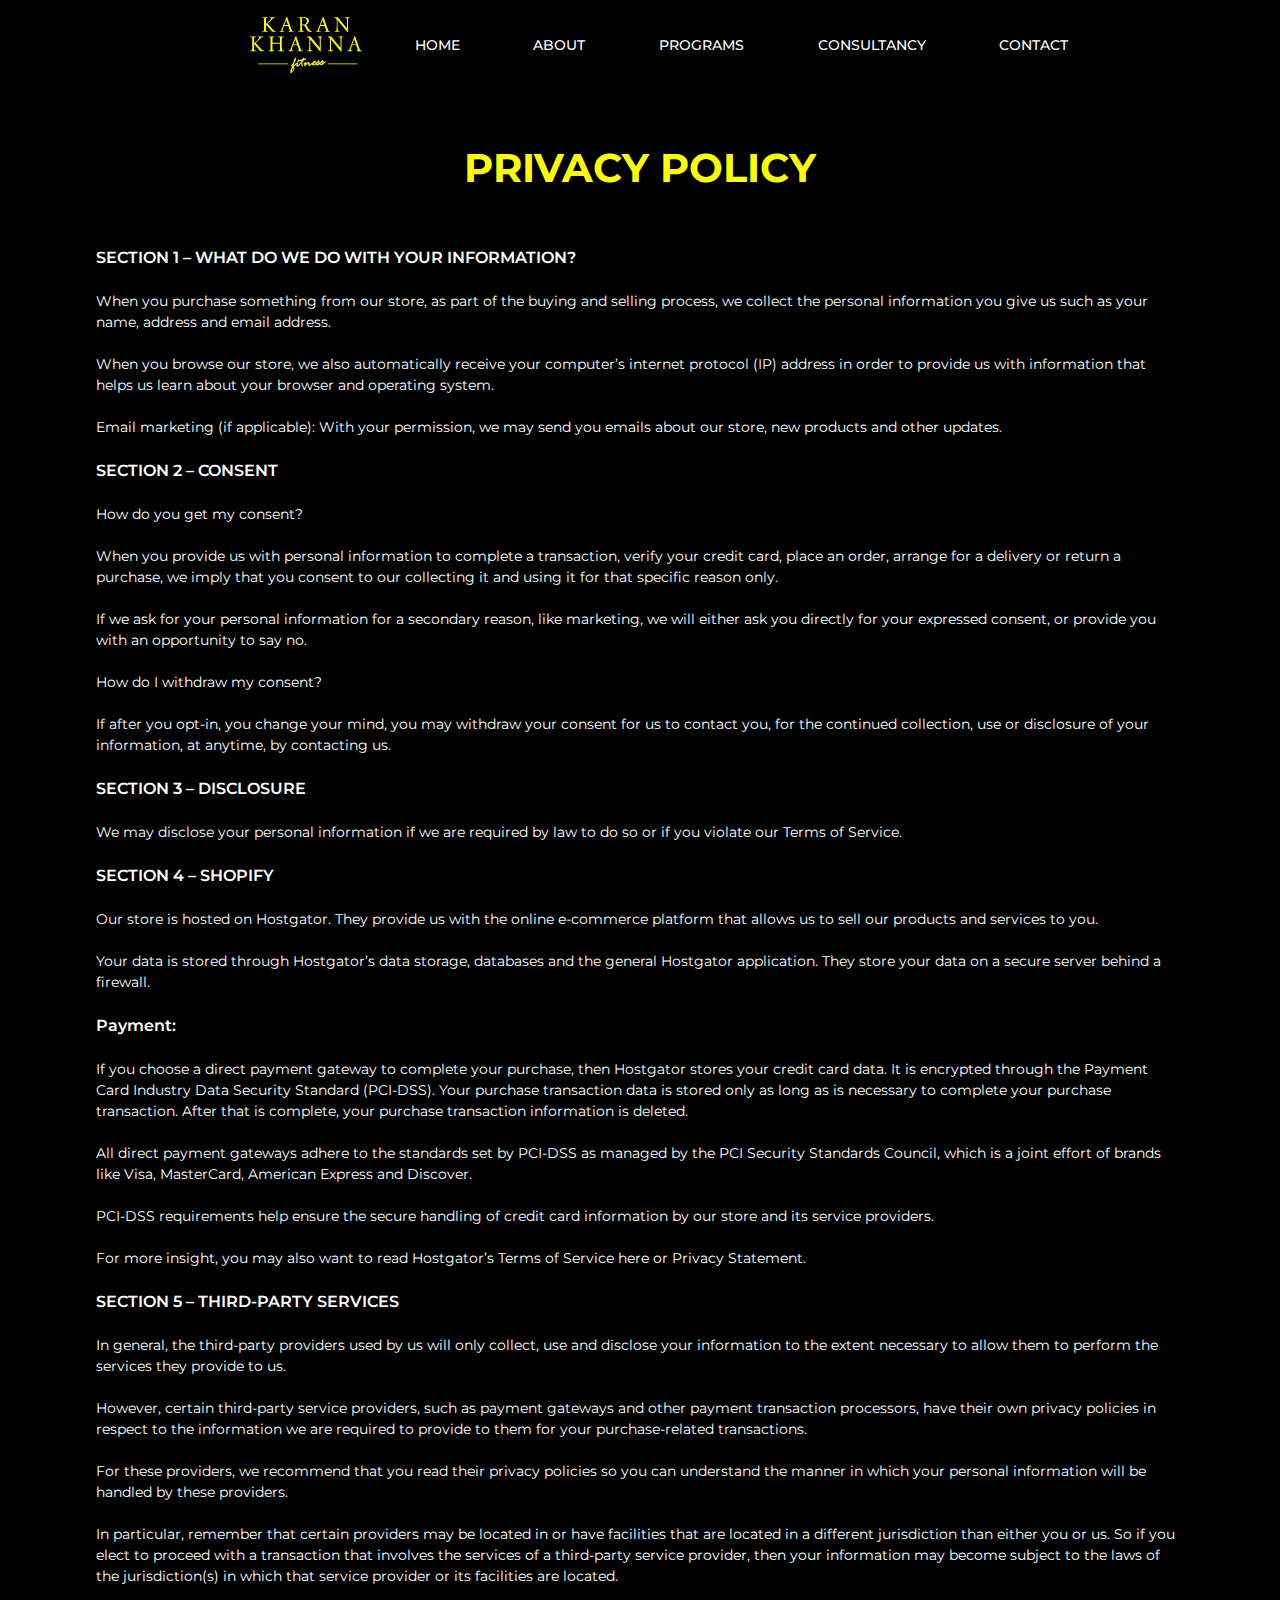
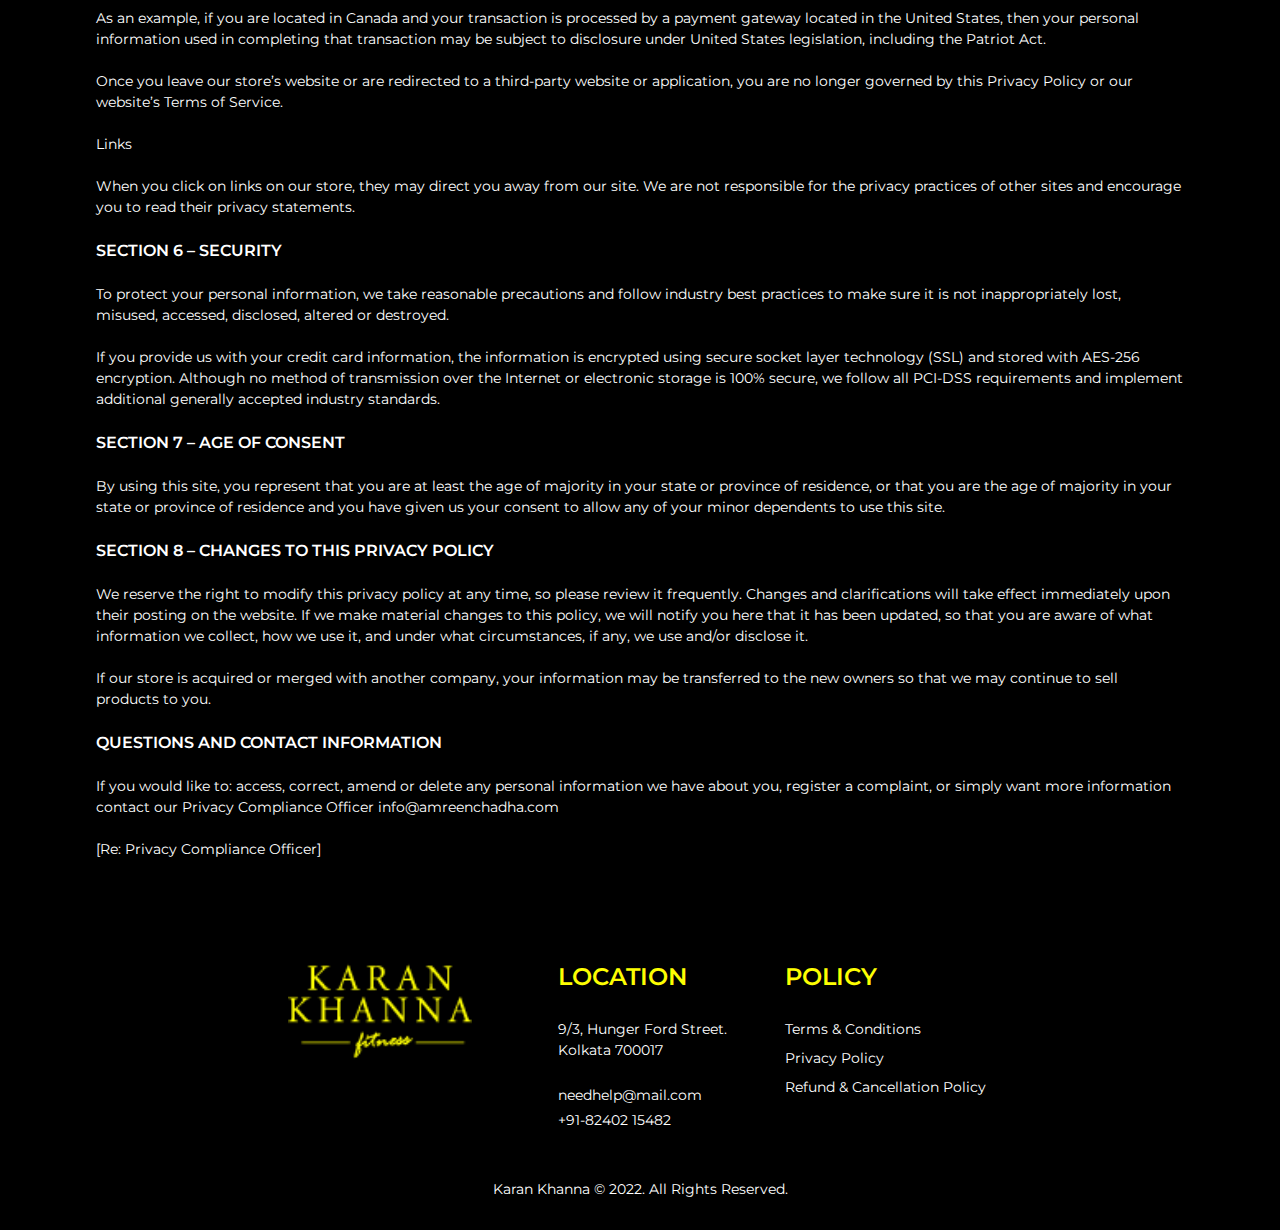
<file: privacy_policy.html>
<!DOCTYPE html>
<html lang="en">
<head>
   <title>KARAN KHANNA</title>
   <meta charset="utf-8">
   <meta name="viewport" content="width=device-width, initial-scale=1">
   <link rel="stylesheet" href="css/bootstrap.min.css">
   <link rel="stylesheet" href="css/styles.css">
   <link rel="stylesheet" href="css/responsive.css">
   <link rel="stylesheet" href="css/owl.carousel.min.css">
   <link rel="stylesheet" href="css/owl.theme.default.min.css">
   <link rel="stylesheet" href="https://pro.fontawesome.com/releases/v5.10.0/css/all.css"
      integrity="sha384-AYmEC3Yw5cVb3ZcuHtOA93w35dYTsvhLPVnYs9eStHfGJvOvKxVfELGroGkvsg+p" crossorigin="anonymous" />
</head>
<body>
   <nav class="navbar navbar-expand-lg bg-dark navbar-dark">
         <a class="navbar-brand" href="index.html">
         <img src="img/logo.png">
         </a>
         <div class="menu-btn navbar-toggler-icon d-lg-none" type="button" data-toggle="collapse" data-target="#collapsibleNavbar">
            <div class="menu-btn__burger"></div>
         </div>
         <div class="collapse navbar-collapse" id="collapsibleNavbar">
            <ul class="navbar-nav justify-content-end">
               <li class="nav-item">
                  <a class="nav-link" href="index.html">HOME</a>
               </li>
               <li class="nav-item">
                  <a class="nav-link" href="about.html">ABOUT</a>
               </li>
               <li class="nav-item">
                  <a class="nav-link" href="programs.html">PROGRAMS</a>
               </li>
               <li class="nav-item">
                  <a class="nav-link" href="consultancy.html">CONSULTANCY</a>
               </li>
               <li class="nav-item">
                  <a class="nav-link" href="contact.html">CONTACT</a>
               </li>
            </ul>
         </div>
      </nav>
   <section class="bg-dark pt-5 pb-5 p-md-5">
      <div class="pr-md-5 pl-md-5">
         <div class="fo-40 fw-700 text-yellow mfo-35 text-center mb-5">PRIVACY POLICY</div>
         <div class="fo-14 text-white"><span class="fw-600 fo-16">SECTION 1 – WHAT DO WE DO WITH YOUR
               INFORMATION?</span>
            <br><br>
            When you purchase something from our store, as part of the buying
            and selling process, we collect the personal information you give us such as your name, address and email
            address.
            <br><br>
            When
            you browse our store, we also automatically receive your computer’s internet protocol (IP) address in order
            to provide
            us with information that helps us learn about your browser and operating system.
            <br><br>
            Email marketing (if applicable): With
            your permission, we may send you emails about our store, new products and other updates.
            <br><br>
         </div>
         <div class="fo-14 text-white"><span class="fw-600 fo-16">SECTION 2 – CONSENT</span>
            <br><br>
            How do you get my consent?
            <br><br>
            When you provide us with personal information to complete a transaction, verify your credit card, place an
            order, arrange for a delivery or return a purchase, we imply that you consent to our collecting it and using
            it for
            that specific reason only.
            <br><br>
            If we ask for your personal information for a secondary reason, like marketing, we
            will
            either ask you directly for your expressed consent, or provide you with an opportunity to say no.
            <br><br>
            How do I withdraw my consent?
            <br><br>
            If after you opt-in, you change your mind, you may withdraw your consent for us to contact you, for
            the
            continued collection, use or disclosure of your information, at anytime, by contacting us.
            <br><br>
         </div>
         <div class="fo-14 text-white"><span class="fw-600 fo-16">SECTION 3 –
               DISCLOSURE</span>
            <br><br>
            We may
            disclose your personal information if we are required by law to do so or if you violate our Terms of
            Service.
            <br><br>
         </div>
         <div class="fo-14 text-white"><span class="fw-600 fo-16">SECTION 4
               – SHOPIFY</span>
            <br><br>
            Our store is hosted on Hostgator. They provide us with the online e-commerce platform that allows us
            to sell
            our products and services to you.
            <br><br>
            Your data is stored through Hostgator’s data storage, databases and the
            general
            Hostgator application. They store your data on a secure server behind a firewall.
            <br><br>
         </div>
         <div class="fo-14 text-white"><span class="fw-600 fo-16">Payment:</span>
            <br><br>
            If you choose a
            direct
            payment gateway to complete your purchase, then Hostgator stores your credit card data. It is encrypted
            through
            the
            Payment Card Industry Data Security Standard (PCI-DSS). Your purchase transaction data is stored only as
            long
            as is
            necessary to complete your purchase transaction. After that is complete, your purchase transaction
            information
            is
            deleted.
            <br><br>
            All direct payment gateways adhere to the standards set by PCI-DSS as managed by the PCI Security
            Standards
            Council, which is a joint effort of brands like Visa, MasterCard, American Express and Discover.
            <br><br>
            PCI-DSS
            requirements
            help ensure the secure handling of credit card information by our store and its service providers.
            <br><br>
            For more
            insight, you
            may also want to read Hostgator’s Terms of Service here or Privacy Statement.
            <br><br>
         </div>
         <div class="fo-14 text-white"><span class="fw-600 fo-16">SECTION 5 – THIRD-PARTY SERVICES</span>
            <br><br>
            In
            general, the third-party providers used by us will only collect, use and disclose your information to the
            extent
            necessary to allow them to perform the services they provide to us.
            <br><br>
            However, certain third-party service
            providers, such
            as payment gateways and other payment transaction processors, have their own privacy policies in respect to
            the
            information we are required to provide to them for your purchase-related transactions.
            <br><br>
            For these providers, we
            recommend
            that you read their privacy policies so you can understand the manner in which your personal information
            will
            be handled
            by these providers.
            <br><br>
            In particular, remember that certain providers may be located in or have facilities that
            are located
            in a different jurisdiction than either you or us. So if you elect to proceed with a transaction that
            involves
            the
            services of a third-party service provider, then your information may become subject to the laws of the
            jurisdiction(s)
            in which that service provider or its facilities are located.
            <br><br>
            As an example, if you are located in Canada and
            your
            transaction is processed by a payment gateway located in the United States, then your personal information
            used
            in
            completing that transaction may be subject to disclosure under United States legislation, including the
            Patriot
            Act.
            <br><br>
            Once you leave our store’s website or are redirected to a third-party website or application, you are no
            longer
            governed
            by this Privacy Policy or our website’s Terms of Service.
            <br><br>
            Links
            <br><br>
            When you click on links on our store, they may
            direct
            you away from our site. We are not responsible for the privacy practices of other sites and encourage you to
            read their
            privacy statements.
            <br><br>
         </div>
         <div class="fo-14 text-white"><span class="fw-600 fo-16">SECTION 6 – SECURITY</span>
            <br><br>
            To protect your personal information, we take reasonable precautions
            and follow
            industry best practices to make sure it is not inappropriately lost, misused, accessed, disclosed, altered
            or
            destroyed.
            <br><br>
            If you provide us with your credit card information, the information is encrypted using secure socket layer
            technology
            (SSL) and stored with AES-256 encryption. Although no method of transmission over the Internet or electronic
            storage is
            100% secure, we follow all PCI-DSS requirements and implement additional generally accepted industry
            standards.
            <br><br>
         </div>
         <div class="fo-14 text-white"><span class="fw-600 fo-16">SECTION
               7 – AGE OF CONSENT</span>
            <br><br>
            By using this site, you represent that you are at least the age of majority in your state or
            province
            of residence, or that you are the age of majority in your state or province of residence and you have given
            us
            your
            consent to allow any of your minor dependents to use this site.
            <br><br>
         </div>
         <div class="fo-14 text-white"><span class="fw-600 fo-16">SECTION 8 – CHANGES TO THIS PRIVACY POLICY</span>
            <br><br>
            We
            reserve
            the right to modify this privacy policy at any time, so please review it frequently. Changes and
            clarifications
            will
            take effect immediately upon their posting on the website. If we make material changes to this policy, we
            will
            notify
            you here that it has been updated, so that you are aware of what information we collect, how we use it, and
            under what
            circumstances, if any, we use and/or disclose it.
            <br><br>
            If our store is acquired or merged with another company, your
            information may be transferred to the new owners so that we may continue to sell products to you.
            <br><br>
         </div>
         <div class="fo-14 text-white"><span class="fw-600 fo-16">QUESTIONS AND
               CONTACT
               INFORMATION</span>
            <br><br>
            If you would like to: access, correct, amend or delete any personal information we have about you,
            register
            a complaint, or simply want more information contact our Privacy Compliance Officer info@amreenchadha.com
            <br><br>
            [Re:
            Privacy
            Compliance Officer]
            <br><br>
         </div>
      </div>
   </section>
   <footer class="bg-dark">
         <div class="row m-0">
            <div class="col-md-4 text-center">
               <img src="img/logo.png" class="w-80">
               <div class="row m-0 justify-content-between footer_social mt-4">
                  <div><a href="#"><i class="fab fa-facebook-square"></i></a></div>
                  <div><a href="#"><i class="fab fa-twitter"></i></a></div>
                  <div><a href="#"><i class="fab fa-youtube"></i></a></div>
                  <div><a href="#"><i class="fab fa-linkedin"></i></a></div>
                  <div><a href="#"><i class="fab fa-instagram"></i></a></div>
               </div>
            </div>
            <div class="col-md-4 pl-md-5 mt-4 mt-md-0">
               <div class="fo-24 text-yellow fw-600">LOCATION</div>
               <div class="fo-14 text-white mt-4">9/3, Hunger Ford Street. <br>Kolkata 700017</div>
               <div class="fo-14 text-white mt-4">needhelp@mail.com</div>
               <div class="fo-14 text-white mt-1">+91-82402 15482</div>
            </div>
            <div class="col-md-4 mt-4 mt-md-0">
               <div class="fo-24 text-yellow fw-600">POLICY</div>
               <a href="terms_and_conditions.html">
                  <div class="fo-14 text-white mt-4">Terms & Conditions</div>
               </a>
               <a href="privacy_policy.html">
                  <div class="fo-14 text-white mt-2">Privacy Policy</div>
               </a>
               <a href="refund_policy.html">
                  <div class="fo-14 text-white mt-2">Refund & Cancellation Policy</div>
               </a>
            </div>
            <div class="col-md-12 mt-4 mt-md-0 text-center">
               <div class="fo-14 text-white mt-5">Karan Khanna © 2022. All Rights Reserved.</div>
            </div>
         </div>
      </footer>
   <!--Script files -->
   <script src="js/jquery.js"></script>
   <script src="js/bootstrap.min.js"></script>
   <script src="js/owl.carousel.min.js"></script>
   <script src="js/main.js"></script>
</body>

</html>
</file>
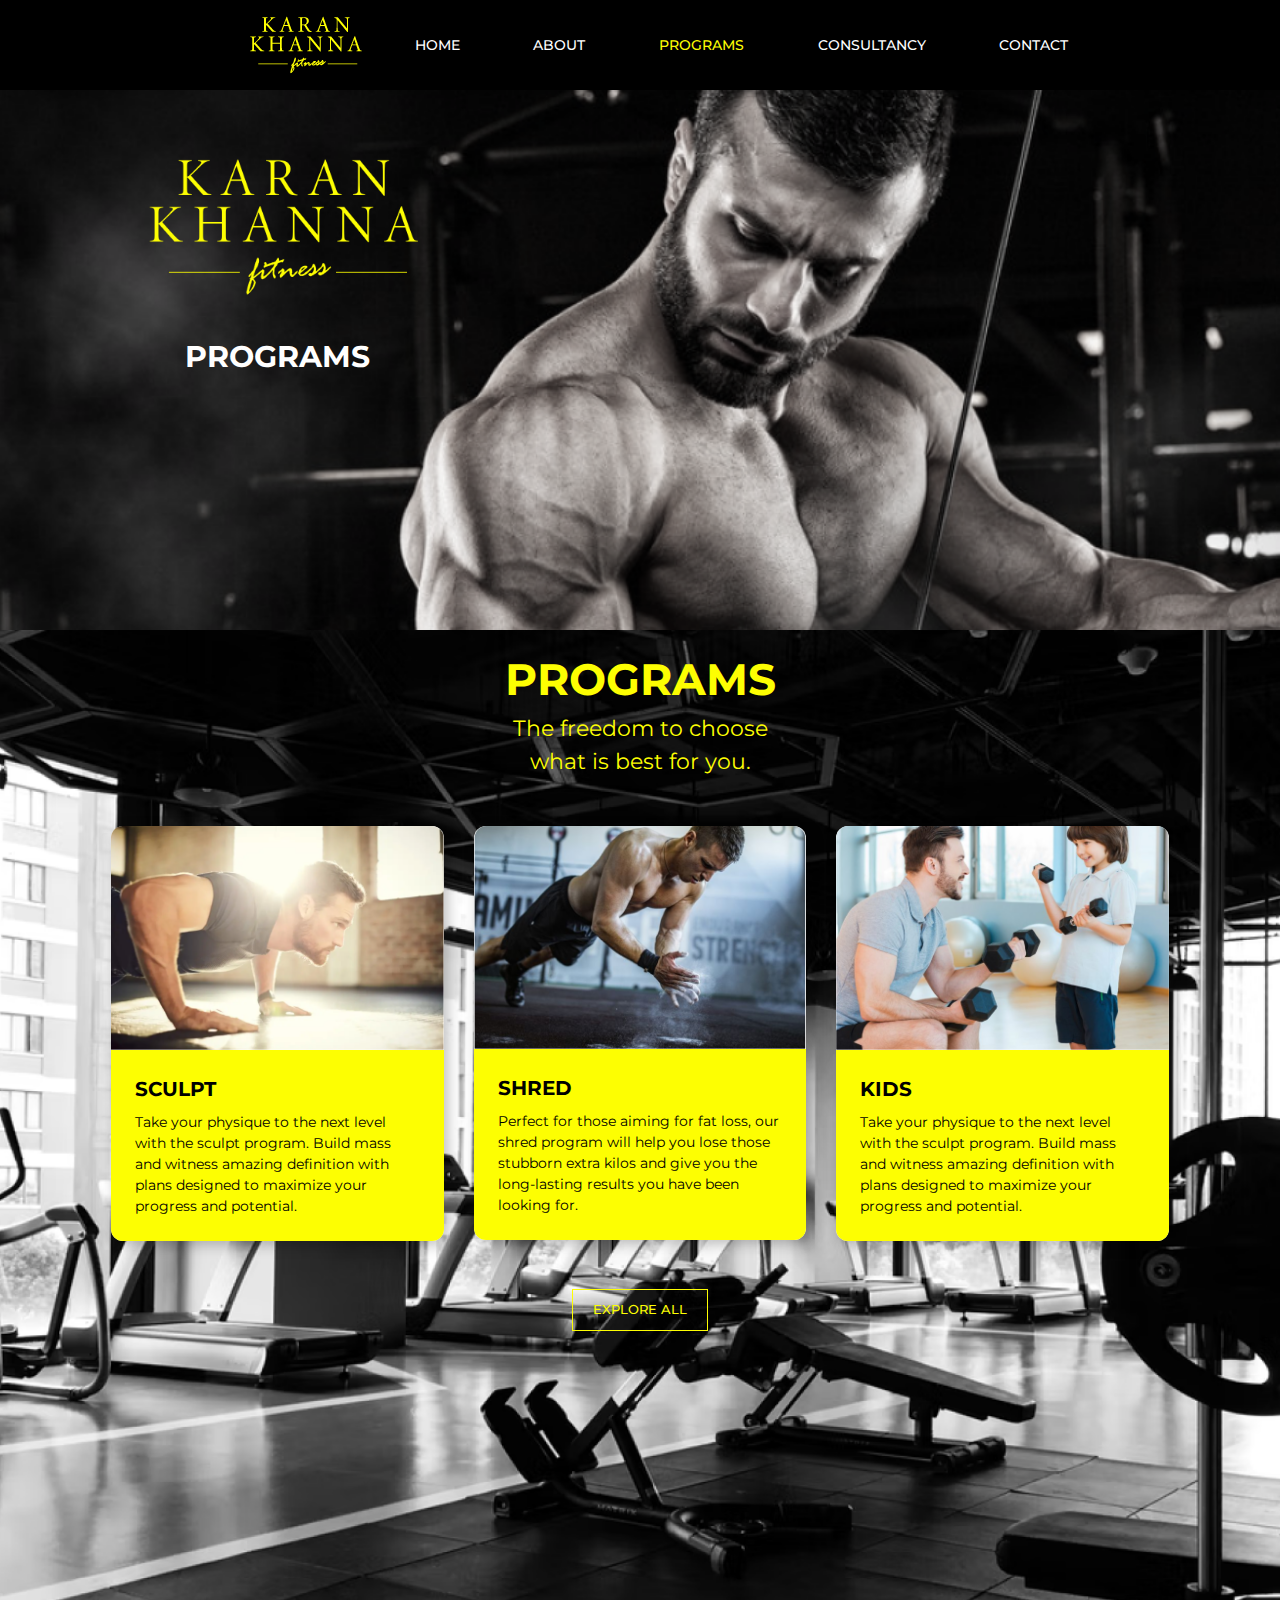
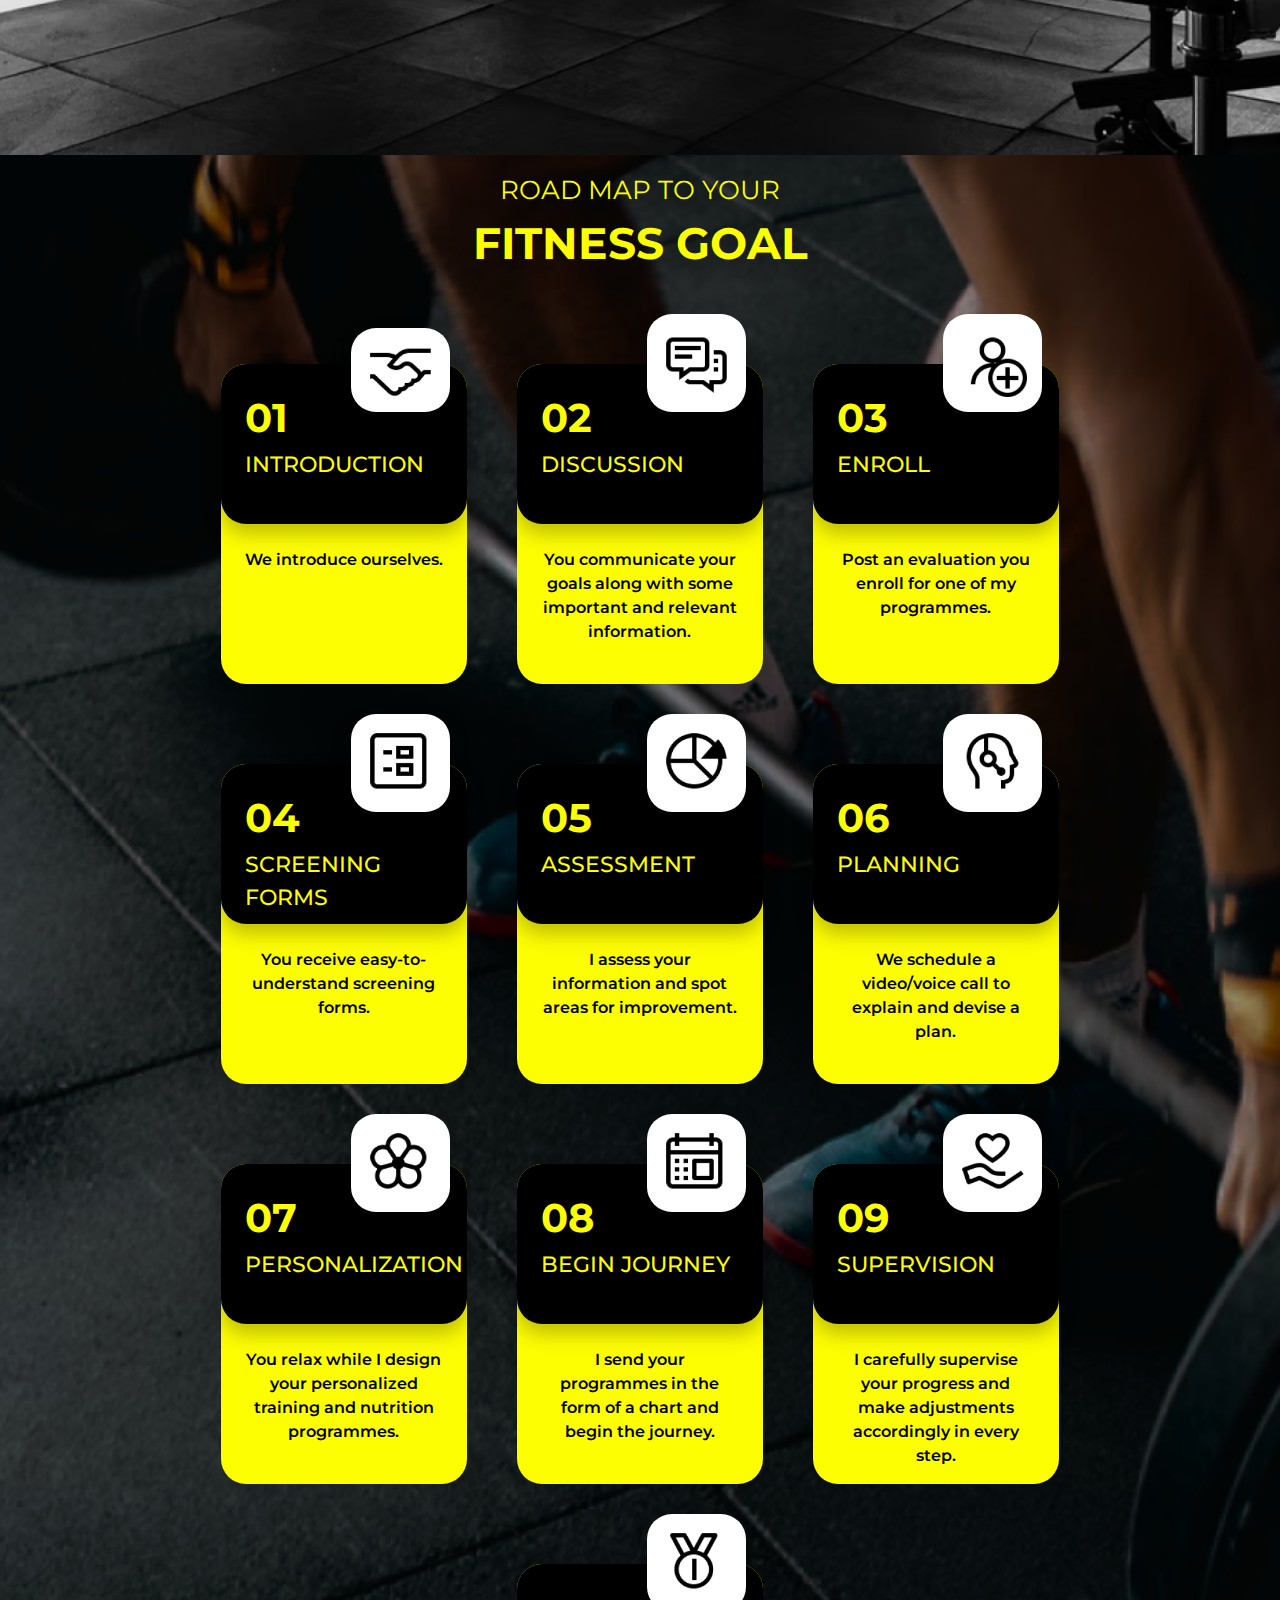
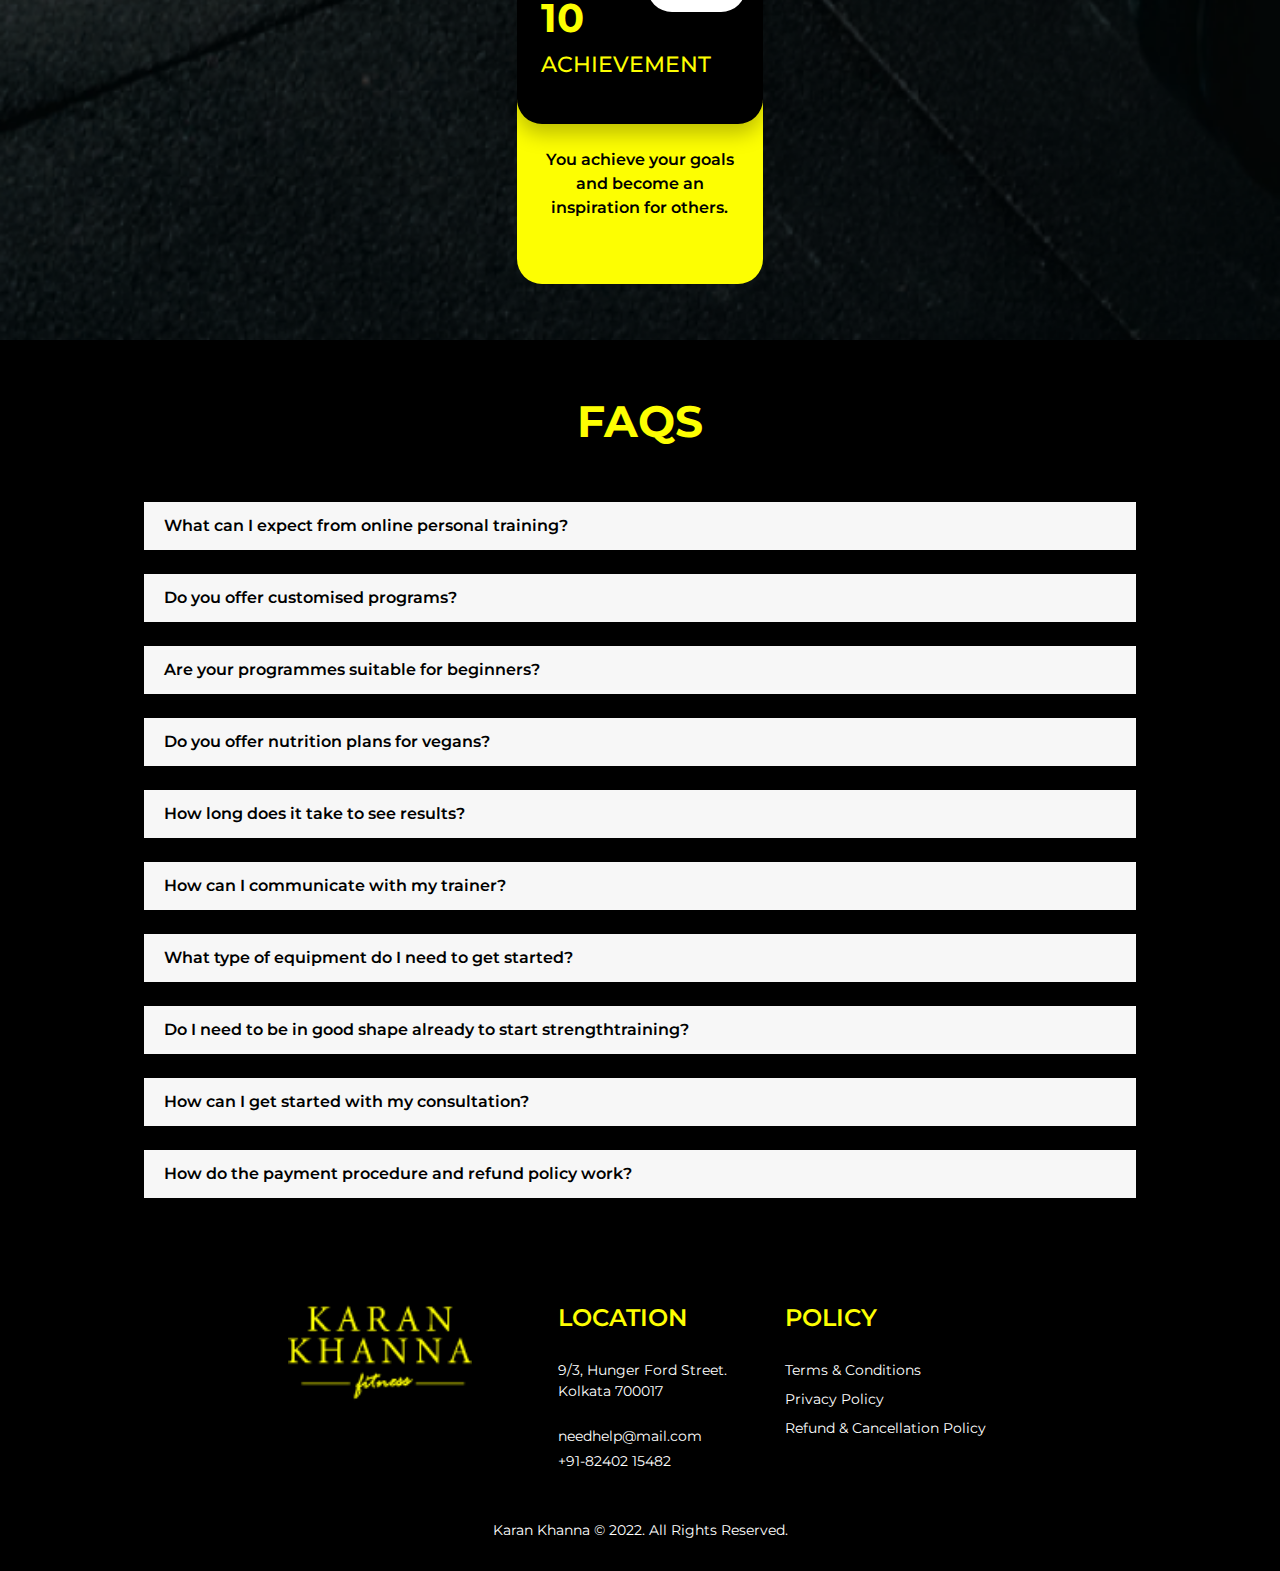
<file: programs.html>
<!DOCTYPE html>
<html lang="en">
   <head>
      <title>KARAN KHANNA</title>
      <meta charset="utf-8">
      <meta name="viewport" content="width=device-width, initial-scale=1">
      <link rel="stylesheet" href="css/bootstrap.min.css">
      <link rel="stylesheet" href="css/styles.css">
      <link rel="stylesheet" href="css/responsive.css">
      <link rel="stylesheet" href="css/owl.carousel.min.css">
      <link rel="stylesheet" href="css/owl.theme.default.min.css">
      <link rel="stylesheet" href="https://pro.fontawesome.com/releases/v5.10.0/css/all.css" integrity="sha384-AYmEC3Yw5cVb3ZcuHtOA93w35dYTsvhLPVnYs9eStHfGJvOvKxVfELGroGkvsg+p" crossorigin="anonymous"/>
   </head>
   <body onload="stopLoader();">
      <div id="preloader">
         <div class="loader" id="loader"></div>
      </div>
      <div id="overlay"></div>
      <div id="notification-area"></div>
      <nav class="navbar navbar-expand-lg bg-dark navbar-dark">
         <a class="navbar-brand" href="index.html">
         <img src="img/logo.png">
         </a>
         <div class="menu-btn navbar-toggler-icon d-lg-none" type="button" data-toggle="collapse" data-target="#collapsibleNavbar">
            <div class="menu-btn__burger"></div>
         </div>
         <div class="collapse navbar-collapse" id="collapsibleNavbar">
            <ul class="navbar-nav justify-content-end">
               <li class="nav-item">
                  <a class="nav-link" href="index.html">HOME</a>
               </li>
               <li class="nav-item">
                  <a class="nav-link" href="about.html">ABOUT</a>
               </li>
               <li class="nav-item">
                  <a class="nav-link active" href="programs.html">PROGRAMS</a>
               </li>
               <li class="nav-item">
                  <a class="nav-link" href="consultancy.html">CONSULTANCY</a>
               </li>
               <li class="nav-item">
                  <a class="nav-link" href="contact.html">CONTACT</a>
               </li>
            </ul>
         </div>
      </nav>
      <section class="about_section p-md-5">
         <div class="pl-md-5 pr-md-5">
            <div class="row m-0">
               <div class="col-md-4">
                  <img src="img/about_logo.png" class="w-100">
                  <div class="mt-4 text-white fo-30 fw-700 text-center">PROGRAMS</div>
               </div>
               <div class="col-md-8"></div>
            </div>
         </div>
      </section>
      <section class="home_programs p-3 pl-lg-5 pr-lg-5">
         <div class="fo-44 fw-700 text-yellow text-center">PROGRAMS</div>
         <div class="fo-22 text-yellow text-center">The freedom to choose <br> what is best for you.</div>
         <div class="row m-0 pl-lg-5 pr-lg-5 mt-5">
            <div class="col-md-4">
               <div class="card p-0 border-0 program_card">
                  <img src="img/program1.png" class="w-100">
                  <div class="programs_content bg-yellow p-3 p-md-4">
                     <div class="fo-20 fw-700">SCULPT</div>
                     <div class="fo-14 mt-2">Take your physique to the next level with the sculpt program. Build mass and witness amazing definition with plans designed to maximize your progress and potential.</div>
                     <!-- <button class="btn website_btn mt-3">KNOW MORE</button>
                     <button class="btn website_btn website_btn_arrow mt-3">
                     <i class="fas fa-angle-right fo-20"></i>
                     </button> -->
                  </div>
               </div>
            </div>
            <div class="col-md-4 mt-4 mt-md-0">
               <div class="card p-0 border-0 program_card">
                  <img src="img/program3.png" class="w-100">
                  <div class="programs_content bg-yellow p-3 p-md-4">
                     <div class="fo-20 fw-700">SHRED</div>
                     <div class="fo-14 mt-2">Perfect for those aiming for fat loss, our shred program will help you lose those stubborn extra kilos and give you the long-lasting results you have been looking for.</div>
                     <!-- <button class="btn website_btn mt-3">KNOW MORE</button>
                     <button class="btn website_btn website_btn_arrow mt-3">
                     <i class="fas fa-angle-right fo-20"></i>
                     </button> -->
                  </div>
               </div>
            </div>
            <div class="col-md-4 mt-4 mt-md-0">
               <div class="card p-0 border-0 program_card">
                  <img src="img/program2.png" class="w-100">
                  <div class="programs_content bg-yellow p-3 p-md-4">
                     <div class="fo-20 fw-700">KIDS</div>
                     <div class="fo-14 mt-2">Take your physique to the next level with the sculpt program. Build mass and witness amazing definition with plans designed to maximize your progress and potential.</div>
                     <!-- <button class="btn website_btn mt-3">KNOW MORE</button>
                     <button class="btn website_btn website_btn_arrow mt-3">
                     <i class="fas fa-angle-right fo-20"></i>
                     </button> -->
                  </div>
               </div>
            </div>
         </div>
         <div class="text-center">
            <a href="plans.html">
               <button class="btn website_btn website_btn_yellow mt-5">EXPLORE ALL</button>
            </a>
         </div>
      </section>
      <section class="home_fitness p-3 pl-lg-5 pr-lg-5 text-center">
         <div class="fo-26 text-yellow text-center">ROAD MAP TO YOUR</div>
         <div class="fo-44 fw-700 text-yellow text-center mfo-30">FITNESS GOAL</div>
         <!-- <img src="img/home6.png" class="w-95"> -->
         <div class="fitness_card_section">
            <div class="row m-0 mt-5 pl-lg-5 pr-lg-5">
               <div class="col-md-6 col-lg-4">
                  <div class="fitness_card">
                     <div class="fitness_card_top position-relative p-4">
                        <div class="text-yellow fo-40 fw-700 text-left">01</div>
                        <div class="text-yellow fo-22 fw-500 text-left">INTRODUCTION</div>
                        <div class="fitness_card_icon">
                           <img src="img/icons/1.png" class="w-100">
                        </div>
                     </div>
                     <div class="h-100 p-4">
                        <div class="fo-16 fw-600">We introduce ourselves.</div>
                     </div>
                  </div>
               </div>
               <div class="col-md-6 col-lg-4">
                  <div class="fitness_card">
                     <div class="fitness_card_top position-relative p-4">
                        <div class="text-yellow fo-40 fw-700 text-left">02</div>
                        <div class="text-yellow fo-22 fw-500 text-left">DISCUSSION</div>
                        <div class="fitness_card_icon">
                           <img src="img/icons/2.png" class="w-100">
                        </div>
                     </div>
                     <div class="h-100 p-4">
                        <div class="fo-16 fw-600">You communicate your goals along with some important and relevant information.</div>
                     </div>
                  </div>
               </div>
               <div class="col-md-6 col-lg-4">
                  <div class="fitness_card">
                     <div class="fitness_card_top position-relative p-4">
                        <div class="text-yellow fo-40 fw-700 text-left">03</div>
                        <div class="text-yellow fo-22 fw-500 text-left">ENROLL</div>
                        <div class="fitness_card_icon">
                           <img src="img/icons/3.png" class="w-100">
                        </div>
                     </div>
                     <div class="h-100 p-4">
                        <div class="fo-16 fw-600">Post an evaluation you enroll for one of my programmes.</div>
                     </div>
                  </div>
               </div>
               <div class="col-md-6 col-lg-4">
                  <div class="fitness_card">
                     <div class="fitness_card_top position-relative p-4">
                        <div class="text-yellow fo-40 fw-700 text-left">04</div>
                        <div class="text-yellow fo-22 fw-500 text-left">SCREENING FORMS</div>
                        <div class="fitness_card_icon">
                           <img src="img/icons/4.png" class="w-100">
                        </div>
                     </div>
                     <div class="h-100 p-4">
                        <div class="fo-16 fw-600">You receive easy-to- understand screening forms.</div>
                     </div>
                  </div>
               </div>
               <div class="col-md-6 col-lg-4">
                  <div class="fitness_card">
                     <div class="fitness_card_top position-relative p-4">
                        <div class="text-yellow fo-40 fw-700 text-left">05</div>
                        <div class="text-yellow fo-22 fw-500 text-left">ASSESSMENT</div>
                        <div class="fitness_card_icon">
                           <img src="img/icons/5.png" class="w-100">
                        </div>
                     </div>
                     <div class="h-100 p-4">
                        <div class="fo-16 fw-600">I assess your information and spot areas for improvement.</div>
                     </div>
                  </div>
               </div>
               <div class="col-md-6 col-lg-4">
                  <div class="fitness_card">
                     <div class="fitness_card_top position-relative p-4">
                        <div class="text-yellow fo-40 fw-700 text-left">06</div>
                        <div class="text-yellow fo-22 fw-500 text-left">PLANNING</div>
                        <div class="fitness_card_icon">
                           <img src="img/icons/6.png" class="w-100">
                        </div>
                     </div>
                     <div class="h-100 p-4">
                        <div class="fo-16 fw-600">We schedule a video/voice call to explain and devise a plan.</div>
                     </div>
                  </div>
               </div>
               <div class="col-md-6 col-lg-4">
                  <div class="fitness_card">
                     <div class="fitness_card_top position-relative p-4">
                        <div class="text-yellow fo-40 fw-700 text-left">07</div>
                        <div class="text-yellow fo-22 fw-500 text-left">PERSONALIZATION</div>
                        <div class="fitness_card_icon">
                           <img src="img/icons/7.png" class="w-100">
                        </div>
                     </div>
                     <div class="h-100 p-4">
                        <div class="fo-16 fw-600">You relax while I design your personalized training and nutrition programmes.</div>
                     </div>
                  </div>
               </div>
               <div class="col-md-6 col-lg-4">
                  <div class="fitness_card">
                     <div class="fitness_card_top position-relative p-4">
                        <div class="text-yellow fo-40 fw-700 text-left">08</div>
                        <div class="text-yellow fo-22 fw-500 text-left">BEGIN JOURNEY</div>
                        <div class="fitness_card_icon">
                           <img src="img/icons/8.png" class="w-100">
                        </div>
                     </div>
                     <div class="h-100 p-4">
                        <div class="fo-16 fw-600">I send your programmes in the form of a chart and begin the journey.</div>
                     </div>
                  </div>
               </div>
               <div class="col-md-6 col-lg-4">
                  <div class="fitness_card">
                     <div class="fitness_card_top position-relative p-4">
                        <div class="text-yellow fo-40 fw-700 text-left">09</div>
                        <div class="text-yellow fo-22 fw-500 text-left">SUPERVISION</div>
                        <div class="fitness_card_icon">
                           <img src="img/icons/9.png" class="w-100">
                        </div>
                     </div>
                     <div class="h-100 p-4">
                        <div class="fo-16 fw-600">I carefully supervise your progress and make adjustments accordingly in every step.</div>
                     </div>
                  </div>
               </div>
               <div class="col-md-6 col-lg-4 d-none d-lg-block"></div>
               <div class="col-md-6 col-lg-4">
                  <div class="fitness_card">
                     <div class="fitness_card_top position-relative p-4">
                        <div class="text-yellow fo-40 fw-700 text-left">10</div>
                        <div class="text-yellow fo-22 fw-500 text-left">ACHIEVEMENT</div>
                        <div class="fitness_card_icon">
                           <img src="img/icons/10.png" class="w-100">
                        </div>
                     </div>
                     <div class="h-100 p-4">
                        <div class="fo-16 fw-600">You achieve your goals and become an inspiration for others.</div>
                     </div>
                  </div>
               </div>
               <div class="col-md-6 col-lg-4 d-none d-lg-block"></div>
            </div>
         </div>
      </section>
      <section class="bg-dark p-3 p-md-5">
         <div class="pr-lg-5 pl-lg-5">
            <div class="fo-44 fw-700 text-yellow mfo-35 text-center">FAQS</div>
            <div id="accordion" class="mt-5 pl-md-5 pr-md-5">
               <div class="card mb-4">
                  <div class="card-header">
                     <a class="collapsed card-link" data-toggle="collapse" href="#collapseOne">
                     What can I expect from online personal training?<span class="float-right"><i class="fas fa-plus"></i></span>
                     </a>
                  </div>
                  <div id="collapseOne" class="collapse" data-parent="#accordion">
                     <div class="card-body">
                        Online personal training allows you to have consultations from the comfort of your home. Karan shall monitor your progress and technique through live classes* and provide 24/7 online support through WhatsApp. <br>Note: the number of live classes depends on what plan you opt for.
 
                     </div>
                  </div>
               </div>
               <div class="card mb-4">
                  <div class="card-header">
                     <a class="collapsed card-link" data-toggle="collapse" href="#collapseTwo">
                     Do you offer customised programs?<span class="float-right"><i class="fas fa-plus"></i></span>
                     </a>
                  </div>
                  <div id="collapseTwo" class="collapse" data-parent="#accordion">
                     <div class="card-body">
                        Yes, all our programs are tailored for each individual keeping in mind their personal history, preferences, goals, and lifestyle.
                     </div>
                  </div>
               </div>
               <div class="card mb-4">
                  <div class="card-header">
                     <a class="collapsed card-link" data-toggle="collapse" href="#collapseThree" aria-expanded="true">
                     Are your programmes suitable for beginners?<span class="float-right"><i class="fas fa-plus fa-minus"></i></span>
                     </a>
                  </div>
                  <div id="collapseThree" class="collapse" data-parent="#accordion" style="">
                     <div class="card-body">
                        Absolutely! We believe that it is never too early or too late to start your journey towards a healthier life. The difficulty level of the programs is completely personalised, so beginners will not find it difficult to start exercising.
                     </div>
                  </div>
               </div>
               <div class="card mb-4">
                  <div class="card-header">
                     <a class="collapsed card-link" data-toggle="collapse" href="#collapseFour">
                     Do you offer nutrition plans for vegans?<span class="float-right"><i class="fas fa-plus"></i></span>
                     </a>
                  </div>
                  <div id="collapseFour" class="collapse" data-parent="#accordion">
                     <div class="card-body">
                        Inclusivity lies at the core of Karan Khanna Fitness. As all our programs are tailored to suit every individual, we offer nutrition plans for all types of diets including fully vegan diets. 
                     </div>
                  </div>
               </div>
               <div class="card mb-4">
                  <div class="card-header">
                     <a class="collapsed card-link" data-toggle="collapse" href="#collapseFive">
                     How long does it take to see results?<span class="float-right"><i class="fas fa-plus"></i></span>
                     </a>
                  </div>
                  <div id="collapseFive" class="collapse" data-parent="#accordion">
                     <div class="card-body">
                        Visual results are highly subjective as they depend on several factors such as your baseline fitness, your goals, and how strictly you adhere to your plans. <br>Rather than fixating on visual results, we encourage clients to enjoy the mindset changes that are accompanied by the lifestyle changes brought about by the programs.
 
                     </div>
                  </div>
               </div>
               <div class="card mb-4">
                  <div class="card-header">
                     <a class="collapsed card-link" data-toggle="collapse" href="#collapseSix">
                     How can I communicate with my trainer?<span class="float-right"><i class="fas fa-plus"></i></span>
                     </a>
                  </div>
                  <div id="collapseSix" class="collapse" data-parent="#accordion">
                     <div class="card-body">
                        You may reach out to Karan through WhatsApp or email. All of our programs also include a certain number of live sessions during which you may discuss your needs with Karan.
                     </div>
                  </div>
               </div>
               <div class="card mb-4">
                  <div class="card-header">
                     <a class="collapsed card-link" data-toggle="collapse" href="#collapseSeven">
                     What type of equipment do I need to get started?<span class="float-right"><i class="fas fa-plus"></i></span>
                     </a>
                  </div>
                  <div id="collapseSeven" class="collapse" data-parent="#accordion">
                     <div class="card-body">
                        We offer both home-based and gym-based programs as part of our fitness consultancy. Any equipment you may need shall depend on your plans and individual preferences. The only thing you truly need to get started is the will to become healthier.
 
                     </div>
                  </div>
               </div>
               <div class="card mb-4">
                  <div class="card-header">
                     <a class="collapsed card-link" data-toggle="collapse" href="#collapseEight">
                     Do I need to be in good shape already to start strengthtraining?<span class="float-right"><i class="fas fa-plus"></i></span>
                     </a>
                  </div>
                  <div id="collapseEight" class="collapse" data-parent="#accordion">
                     <div class="card-body">
                        Not at all. Broadly speaking, strength training is suitable for almost everyone. For beginners, the fitness plans will work on gradually building your strength and increasing difficulty levels at a sustainable pace.
                     </div>
                  </div>
               </div>
               <div class="card mb-4">
                  <div class="card-header">
                     <a class="collapsed card-link" data-toggle="collapse" href="#collapseNine">
                     How can I get started with my consultation?<span class="float-right"><i class="fas fa-plus"></i></span>
                     </a>
                  </div>
                  <div id="collapseNine" class="collapse" data-parent="#accordion">
                     <div class="card-body">
                        To get started on your journey, simply reach out to us by clicking on Consultation at the top of this page and filling out the details or reach out to us through the Contact page.
                     </div>
                  </div>
               </div>
               <div class="card mb-4">
                  <div class="card-header">
                     <a class="collapsed card-link" data-toggle="collapse" href="#collapseTen">
                     How do the payment procedure and refund policy work?<span class="float-right"><i class="fas fa-plus"></i></span>
                     </a>
                  </div>
                  <div id="collapseTen" class="collapse" data-parent="#accordion">
                     <div class="card-body">
                        Once a consultation is already underway, we have a no-cancellation policy. Further refund requests under special circumstances are entirely under Karan Khanna’s discretion.
                     </div>
                  </div>
               </div>
            </div>
         </div>
      </section>
      <footer class="bg-dark">
         <div class="row m-0">
            <div class="col-md-4 text-center">
               <img src="img/logo.png" class="w-80">
               <div class="row m-0 justify-content-between footer_social mt-4">
                  <div><a href="#"><i class="fab fa-facebook-square"></i></a></div>
                  <div><a href="#"><i class="fab fa-twitter"></i></a></div>
                  <div><a href="#"><i class="fab fa-youtube"></i></a></div>
                  <div><a href="#"><i class="fab fa-linkedin"></i></a></div>
                  <div><a href="#"><i class="fab fa-instagram"></i></a></div>
               </div>
            </div>
            <div class="col-md-4 pl-md-5 mt-4 mt-md-0">
               <div class="fo-24 text-yellow fw-600">LOCATION</div>
               <div class="fo-14 text-white mt-4">9/3, Hunger Ford Street. <br>Kolkata 700017</div>
               <div class="fo-14 text-white mt-4">needhelp@mail.com</div>
               <div class="fo-14 text-white mt-1">+91-82402 15482</div>
            </div>
            <div class="col-md-4 mt-4 mt-md-0">
               <div class="fo-24 text-yellow fw-600">POLICY</div>
               <a href="terms_and_conditions.html">
                  <div class="fo-14 text-white mt-4">Terms & Conditions</div>
               </a>
               <a href="privacy_policy.html">
                  <div class="fo-14 text-white mt-2">Privacy Policy</div>
               </a>
               <a href="refund_policy.html">
                  <div class="fo-14 text-white mt-2">Refund & Cancellation Policy</div>
               </a>
            </div>
            <div class="col-md-12 mt-4 mt-md-0 text-center">
               <div class="fo-14 text-white mt-5">Karan Khanna © 2022. All Rights Reserved.</div>
            </div>
         </div>
      </footer>
      <!--Script files -->
      <script src="js/jquery.js"></script>
      <script src="js/bootstrap.min.js"></script>
      <script src="js/owl.carousel.min.js"></script>
      <script src="js/urls.js" defer></script>
      <script src="js/main.js"></script>
   </body>
</html>
</file>
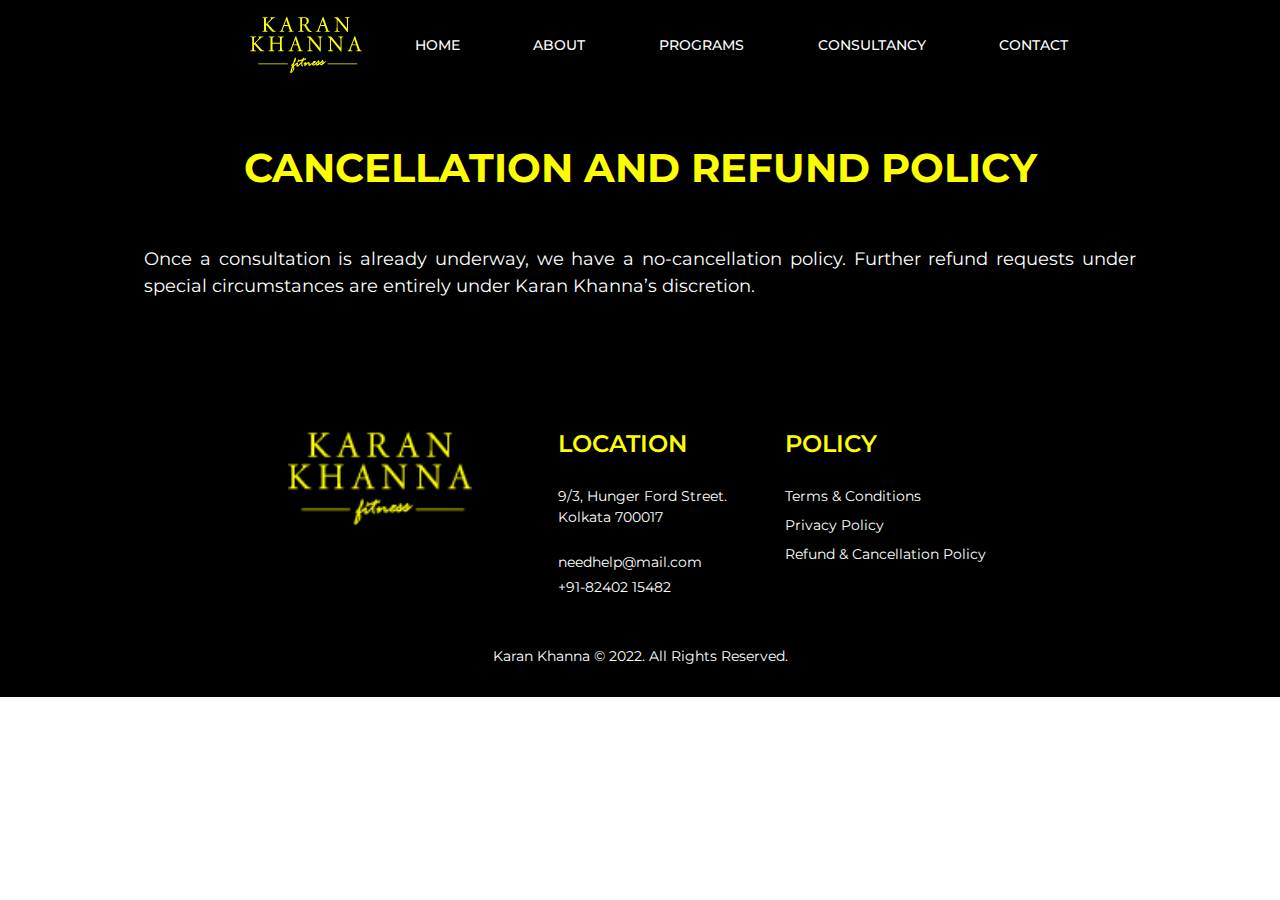
<file: refund_policy.html>
<!DOCTYPE html>
<html lang="en">
   <head>
      <title>KARAN KHANNA</title>
      <meta charset="utf-8">
      <meta name="viewport" content="width=device-width, initial-scale=1">
      <link rel="stylesheet" href="css/bootstrap.min.css">
      <link rel="stylesheet" href="css/styles.css">
      <link rel="stylesheet" href="css/responsive.css">
      <link rel="stylesheet" href="css/owl.carousel.min.css">
      <link rel="stylesheet" href="css/owl.theme.default.min.css">
      <link rel="stylesheet" href="https://pro.fontawesome.com/releases/v5.10.0/css/all.css" integrity="sha384-AYmEC3Yw5cVb3ZcuHtOA93w35dYTsvhLPVnYs9eStHfGJvOvKxVfELGroGkvsg+p" crossorigin="anonymous"/>
   </head>
   <body>
      <nav class="navbar navbar-expand-lg bg-dark navbar-dark">
         <a class="navbar-brand" href="index.html">
         <img src="img/logo.png">
         </a>
         <div class="menu-btn navbar-toggler-icon d-lg-none" type="button" data-toggle="collapse" data-target="#collapsibleNavbar">
            <div class="menu-btn__burger"></div>
         </div>
         <div class="collapse navbar-collapse" id="collapsibleNavbar">
            <ul class="navbar-nav justify-content-end">
               <li class="nav-item">
                  <a class="nav-link" href="index.html">HOME</a>
               </li>
               <li class="nav-item">
                  <a class="nav-link" href="about.html">ABOUT</a>
               </li>
               <li class="nav-item">
                  <a class="nav-link" href="programs.html">PROGRAMS</a>
               </li>
               <li class="nav-item">
                  <a class="nav-link" href="consultancy.html">CONSULTANCY</a>
               </li>
               <li class="nav-item">
                  <a class="nav-link" href="contact.html">CONTACT</a>
               </li>
            </ul>
         </div>
      </nav>
      <section class="bg-dark pt-5 pb-5 p-md-5">
         <div class="pr-md-5 pl-md-5">
            <div class="fo-40 fw-700 text-yellow mfo-30 text-center">CANCELLATION AND REFUND POLICY</div>
            <div class="fo-18 text-white p-4 p-md-5 mfo-14 text-justify">Once a consultation is already underway, we have a no-cancellation policy. Further refund requests under special circumstances are entirely under Karan Khanna’s discretion.</div>
         </div>
      </section>
      <footer class="bg-dark">
         <div class="row m-0">
            <div class="col-md-4 text-center">
               <img src="img/logo.png" class="w-80">
               <div class="row m-0 justify-content-between footer_social mt-4">
                  <div><a href="#"><i class="fab fa-facebook-square"></i></a></div>
                  <div><a href="#"><i class="fab fa-twitter"></i></a></div>
                  <div><a href="#"><i class="fab fa-youtube"></i></a></div>
                  <div><a href="#"><i class="fab fa-linkedin"></i></a></div>
                  <div><a href="#"><i class="fab fa-instagram"></i></a></div>
               </div>
            </div>
            <div class="col-md-4 pl-md-5 mt-4 mt-md-0">
               <div class="fo-24 text-yellow fw-600">LOCATION</div>
               <div class="fo-14 text-white mt-4">9/3, Hunger Ford Street. <br>Kolkata 700017</div>
               <div class="fo-14 text-white mt-4">needhelp@mail.com</div>
               <div class="fo-14 text-white mt-1">+91-82402 15482</div>
            </div>
            <div class="col-md-4 mt-4 mt-md-0">
               <div class="fo-24 text-yellow fw-600">POLICY</div>
               <a href="terms_and_conditions.html">
                  <div class="fo-14 text-white mt-4">Terms & Conditions</div>
               </a>
               <a href="privacy_policy.html">
                  <div class="fo-14 text-white mt-2">Privacy Policy</div>
               </a>
               <a href="refund_policy.html">
                  <div class="fo-14 text-white mt-2">Refund & Cancellation Policy</div>
               </a>
            </div>
            <div class="col-md-12 mt-4 mt-md-0 text-center">
               <div class="fo-14 text-white mt-5">Karan Khanna © 2022. All Rights Reserved.</div>
            </div>
         </div>
      </footer>
      <!--Script files -->
      <script src="js/jquery.js"></script>
      <script src="js/bootstrap.min.js"></script>
      <script src="js/owl.carousel.min.js"></script>
      <script src="js/main.js"></script>
   </body>
</html>
</file>
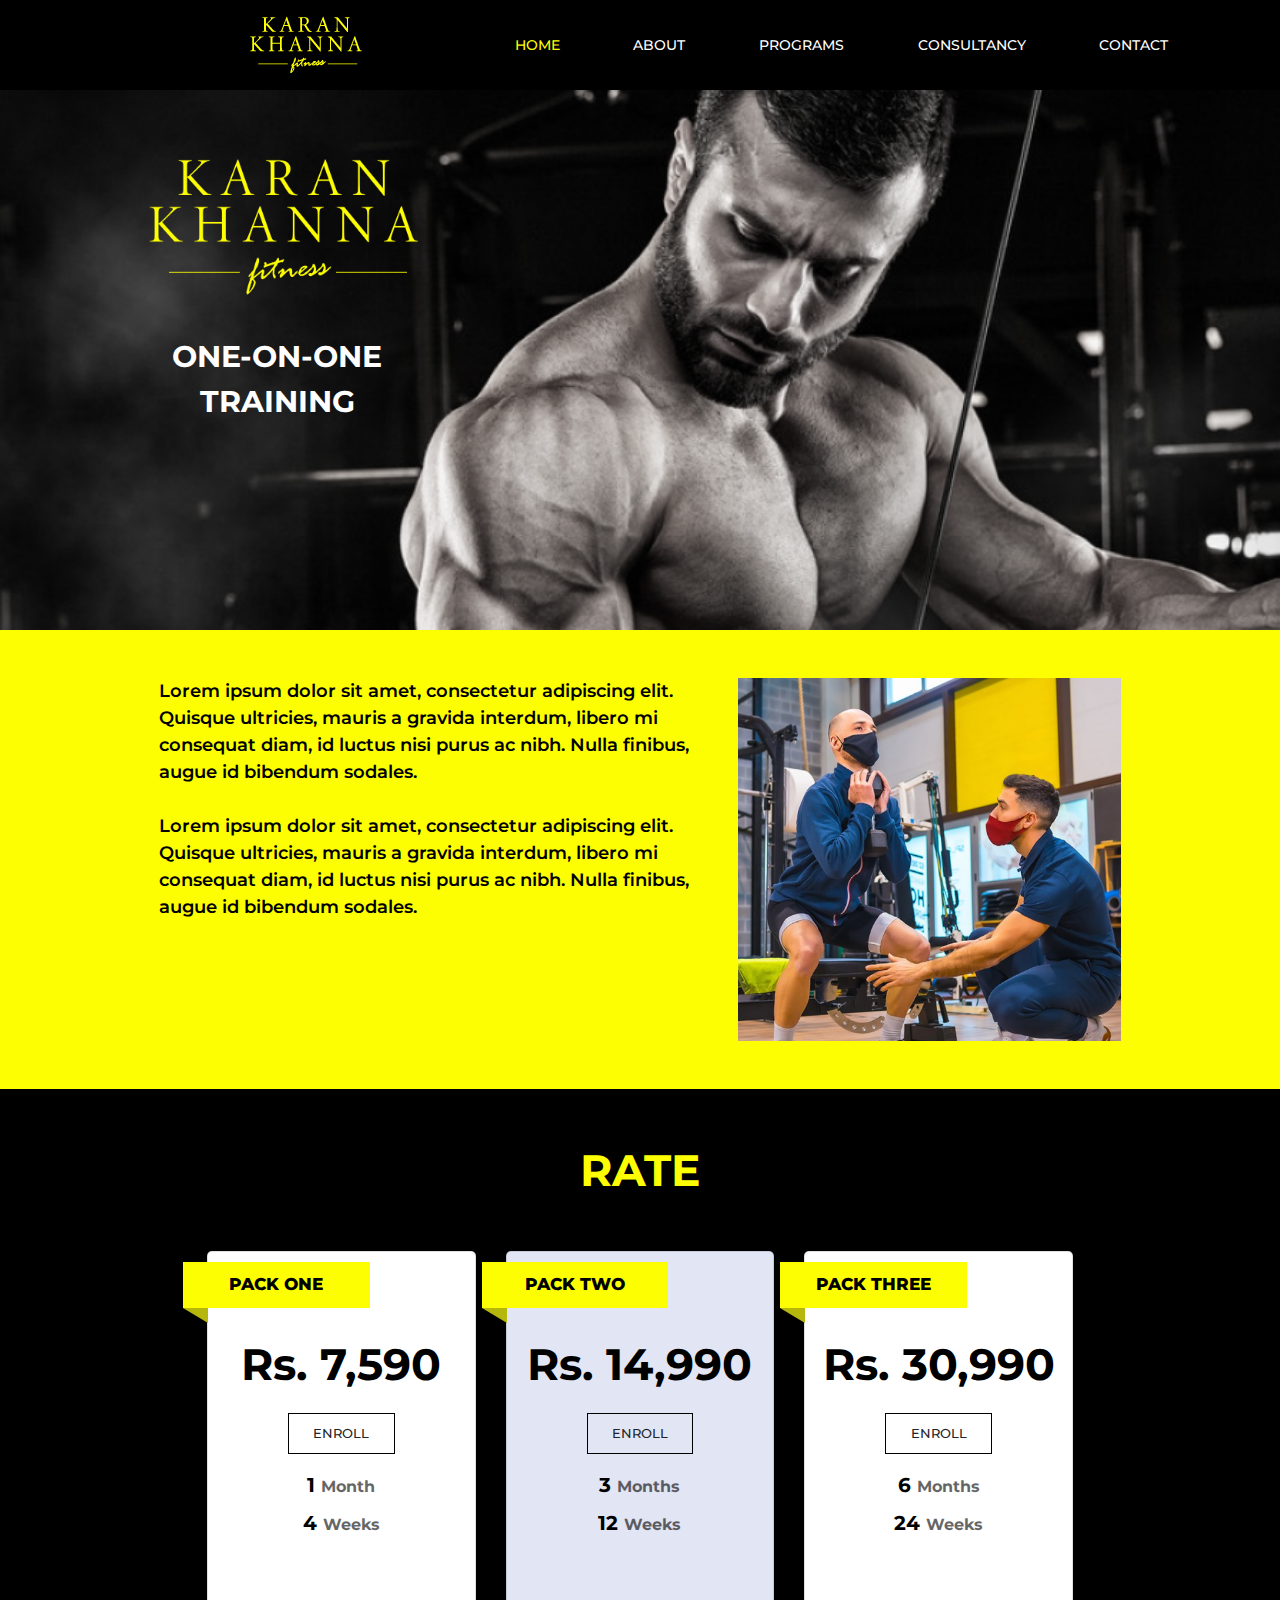
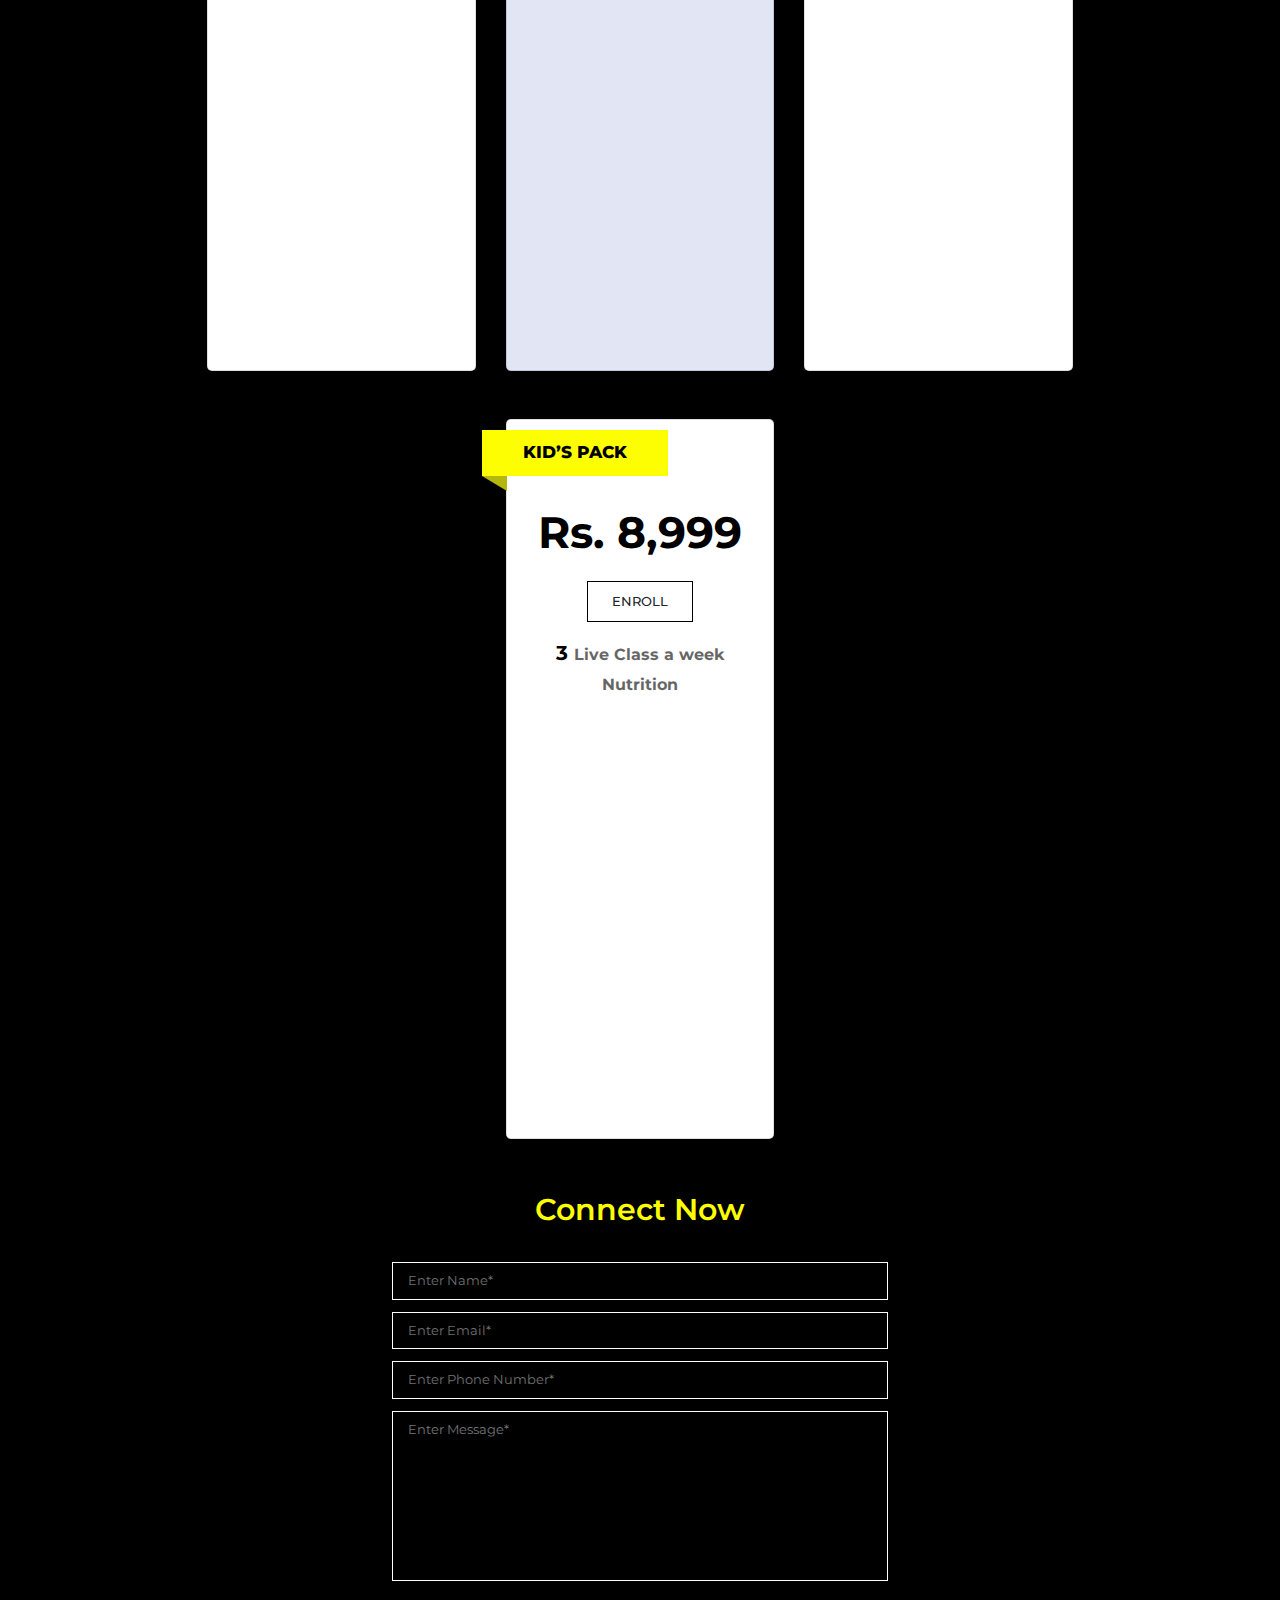
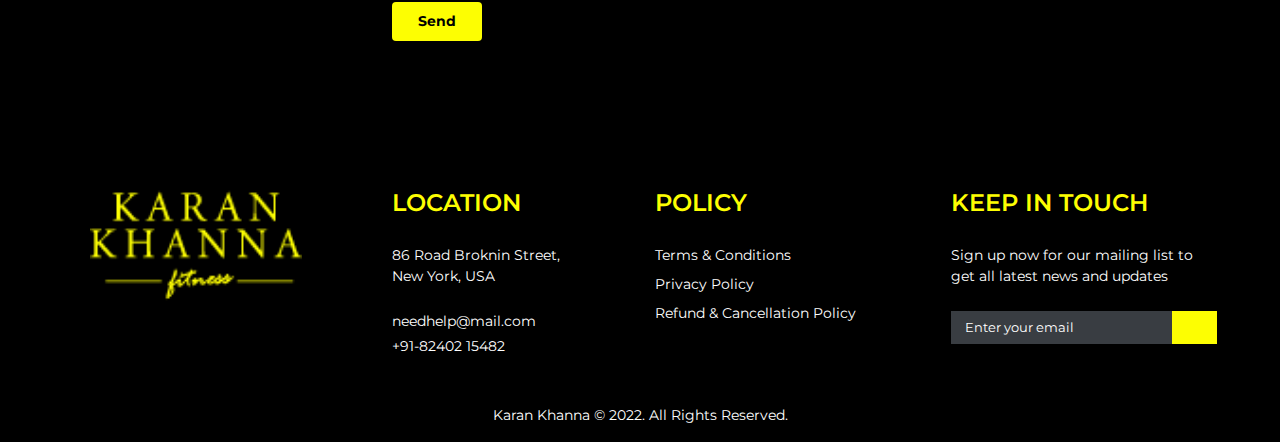
<file: services.html>
<!DOCTYPE html>
<html lang="en">
   <head>
      <title>KARAN KHANNA</title>
      <meta charset="utf-8">
      <meta name="viewport" content="width=device-width, initial-scale=1">
      <link rel="stylesheet" href="css/bootstrap.min.css">
      <link rel="stylesheet" href="css/styles.css">
      <link rel="stylesheet" href="css/responsive.css">
      <link rel="stylesheet" href="css/owl.carousel.min.css">
      <link rel="stylesheet" href="css/owl.theme.default.min.css">
      <link rel="stylesheet" href="https://pro.fontawesome.com/releases/v5.10.0/css/all.css" integrity="sha384-AYmEC3Yw5cVb3ZcuHtOA93w35dYTsvhLPVnYs9eStHfGJvOvKxVfELGroGkvsg+p" crossorigin="anonymous"/>
   </head>
   <body>
      <nav class="navbar navbar-expand-md bg-dark navbar-dark">
         <a class="navbar-brand" href="#">
         <img src="img/logo.png">
         </a>
         <div class="menu-btn navbar-toggler-icon d-lg-none" type="button" data-toggle="collapse" data-target="#collapsibleNavbar">
            <div class="menu-btn__burger"></div>
         </div>
         <div class="collapse navbar-collapse" id="collapsibleNavbar">
            <ul class="navbar-nav justify-content-end">
               <li class="nav-item">
                  <a class="nav-link active" href="#">HOME</a>
               </li>
               <li class="nav-item">
                  <a class="nav-link" href="#">ABOUT</a>
               </li>
               <li class="nav-item">
                  <a class="nav-link" href="#">PROGRAMS</a>
               </li>
               <li class="nav-item">
                  <a class="nav-link" href="#">CONSULTANCY</a>
               </li>
               <li class="nav-item">
                  <a class="nav-link" href="#">CONTACT</a>
               </li>
            </ul>
         </div>
      </nav>
      <section class="about_section p-md-5">
         <div class="pl-md-5 pr-md-5">
            <div class="row m-0">
               <div class="col-md-4">
                  <img src="img/about_logo.png" class="w-100">
                  <div class="mt-4 text-white fo-30 fw-700 text-center">ONE-ON-ONE <br>TRAINING</div>
               </div>
               <div class="col-md-8"></div>
            </div>
         </div>
      </section>
      <section class="bg-yellow pt-5 pb-5 p-md-5">
         <div class="pr-md-5 pl-md-5">
            <div class="row m-0 pl-md-5 pr-md-5">
               <div class="col-md-7">
                  <div class="fo-18 fw-600 mfo-14">Lorem ipsum dolor sit amet, consectetur adipiscing elit. Quisque ultricies, mauris a gravida interdum, libero mi consequat diam, id luctus nisi purus ac nibh. Nulla finibus, augue id bibendum sodales. <br><br>Lorem ipsum dolor sit amet, consectetur adipiscing elit. Quisque ultricies, mauris a gravida interdum, libero mi consequat diam, id luctus nisi purus ac nibh. Nulla finibus, augue id bibendum sodales.</div>
               </div>
               <div class="col-md-5 mt-3 mt-md-0">
                  <img src="img/services.png" class="w-100">
               </div>
            </div>
         </div>
      </section>
      <section class="bg-dark p-3 p-md-5">
         <div class="pr-md-5 pl-md-5">
            <div class="fo-44 fw-700 text-yellow mfo-35 text-center">RATE</div>
            <div class="pl-md-5 pr-md-5">
               <div class="row m-0 pl-md-5 pr-md-5">
                  <div class="col-md-4 mt-5">
                     <div class="card services_card">
                        <div class="card_tag">PACK ONE</div>
                        <div class="card_tag_bottom"></div>
                        <div class="fo-44 fw-700 text-center mt-2">Rs. 7,590</div>
                        <button class="btn website_btn mt-3">ENROLL</button>
                        <div class="fo-20 fw-700 mt-3 text-center">1 <span>Month</span></div>
                        <div class="fo-20 fw-700 mt-2 text-center">4 <span>Weeks</span></div>
                     </div>
                  </div>
                  <div class="col-md-4 mt-5">
                     <div class="card services_card" style="background: #E2E5F4;">
                        <div class="card_tag">PACK TWO</div>
                        <div class="card_tag_bottom"></div>
                        <div class="fo-44 fw-700 text-center mt-2">Rs. 14,990</div>
                        <button class="btn website_btn mt-3">ENROLL</button>
                        <div class="fo-20 fw-700 mt-3 text-center">3 <span>Months</span></div>
                        <div class="fo-20 fw-700 mt-2 text-center">12 <span>Weeks</span></div>
                     </div>
                  </div>
                  <div class="col-md-4 mt-5">
                     <div class="card services_card">
                        <div class="card_tag">PACK THREE</div>
                        <div class="card_tag_bottom"></div>
                        <div class="fo-44 fw-700 text-center mt-2">Rs. 30,990</div>
                        <button class="btn website_btn mt-3">ENROLL</button>
                        <div class="fo-20 fw-700 mt-3 text-center">6 <span>Months</span></div>
                        <div class="fo-20 fw-700 mt-2 text-center">24 <span>Weeks</span></div>
                     </div>
                  </div>
                  <div class="col-md-4"></div>
                  <div class="col-md-4 mt-5">
                     <div class="card services_card">
                        <div class="card_tag">KID’S PACK</div>
                        <div class="card_tag_bottom"></div>
                        <div class="fo-44 fw-700 text-center mt-2">Rs. 8,999</div>
                        <button class="btn website_btn mt-3">ENROLL</button>
                        <div class="fo-20 fw-700 mt-3 text-center">3 <span>Live Class a week <br>Nutrition</span></div>
                        </div>
                  </div>
                  <div class="col-md-4 mt-3 mt-md-0"></div>
               </div>
            </div>
            <div class="p-3 p-md-5">
               <div class="fo-30 text-center fw-600 text-yellow mb-4 mt-4 mt-md-0">Connect Now</div>
               <div class="consultancy_form m-auto w-50 mow-100">
                  <input type="text" name="" class="" placeholder="Enter Name*">
                  <input type="text" name="" class="" placeholder="Enter Email*">
                  <input type="text" name="" class="" placeholder="Enter Phone Number*">
                  <textarea placeholder="Enter Message*"></textarea>
                  <button class="btn mt-2">Send</button>
               </div>
            </div>
         </div>
      </section>
      <footer class="bg-dark p-3 pt-md-5 pl-md-5 pr-md-5">
         <div class="row m-0">
            <div class="col-md-3 text-center">
               <img src="img/logo.png" class="w-80">
               <div class="row m-0 justify-content-between footer_social mt-4">
                  <div><a href="#"><i class="fab fa-facebook-square"></i></a></div>
                  <div><a href="#"><i class="fab fa-twitter"></i></a></div>
                  <div><a href="#"><i class="fab fa-youtube"></i></a></div>
                  <div><a href="#"><i class="fab fa-linkedin"></i></a></div>
                  <div><a href="#"><i class="fab fa-instagram"></i></a></div>
               </div>
            </div>
            <div class="col-md-3 pl-md-5 mt-4 mt-md-0">
               <div class="fo-24 text-yellow fw-600">LOCATION</div>
               <div class="fo-14 text-white mt-4">86 Road Broknin Street, <br>New York, USA</div>
               <div class="fo-14 text-white mt-4">needhelp@mail.com</div>
               <div class="fo-14 text-white mt-1">+91-82402 15482</div>
            </div>
            <div class="col-md-3 mt-4 mt-md-0">
               <div class="fo-24 text-yellow fw-600">POLICY</div>
               <a href="#">
                  <div class="fo-14 text-white mt-4">Terms & Conditions</div>
               </a>
               <a href="#">
                  <div class="fo-14 text-white mt-2">Privacy Policy</div>
               </a>
               <a href="#">
                  <div class="fo-14 text-white mt-2">Refund & Cancellation Policy</div>
               </a>
            </div>
            <div class="col-md-3 mt-4 mt-md-0">
               <div class="fo-24 text-yellow fw-600">KEEP IN TOUCH</div>
               <div class="fo-14 text-white mt-4">Sign up now for our mailing list to get all latest news and updates</div>
               <div class="row m-0 mt-4">
                  <input type="text" name="" placeholder="Enter your email" class="">
                  <div class="email_btn bg-yellow text-center d-flex">
                     <i class="fas fa-angle-right text-dark fo-30 m-auto"></i>
                  </div>
               </div>
            </div>
            <div class="col-md-12 mt-4 mt-md-0 text-center">
               <div class="fo-14 text-white mt-5">Karan Khanna © 2022. All Rights Reserved.</div>
            </div>
         </div>
      </footer>
      <!--Script files -->
      <script src="js/jquery.js"></script>
      <script src="js/bootstrap.min.js"></script>
      <script src="js/owl.carousel.min.js"></script>
      <script src="js/main.js"></script>
   </body>
</html>
</file>
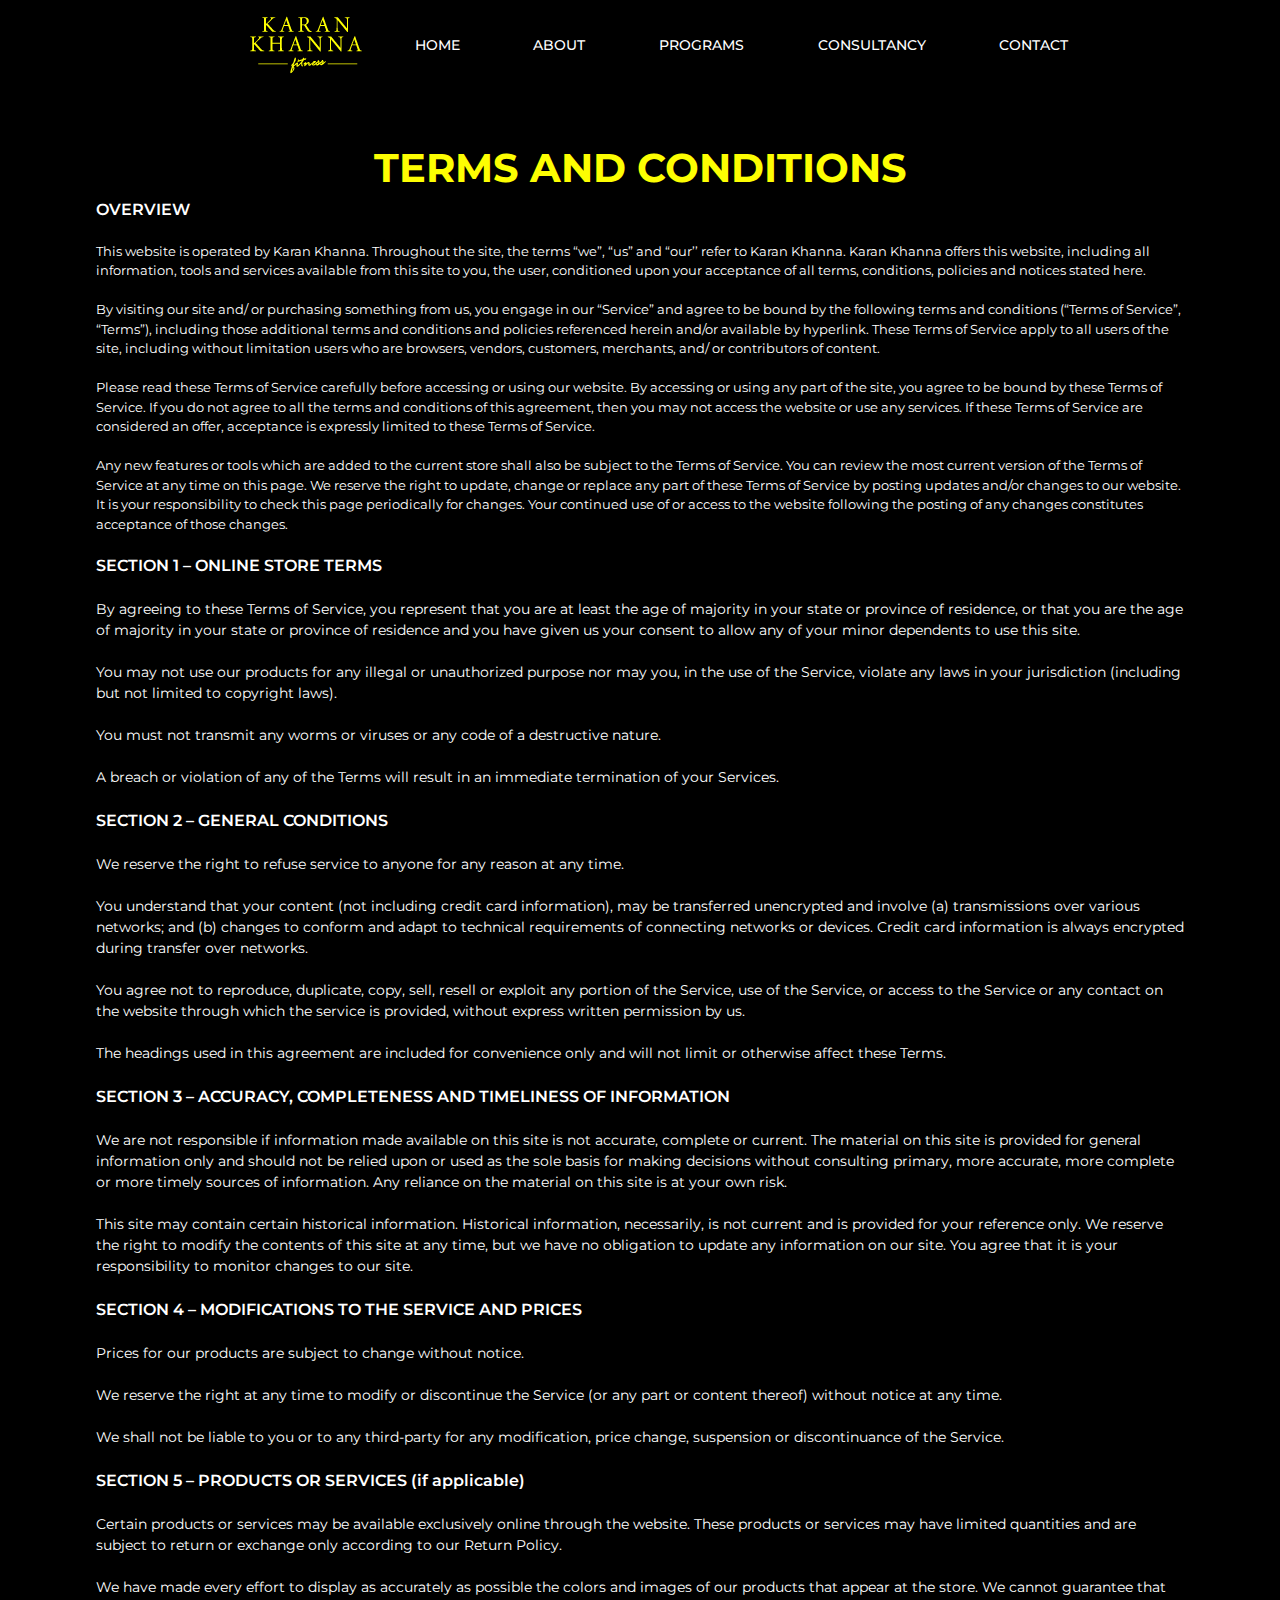
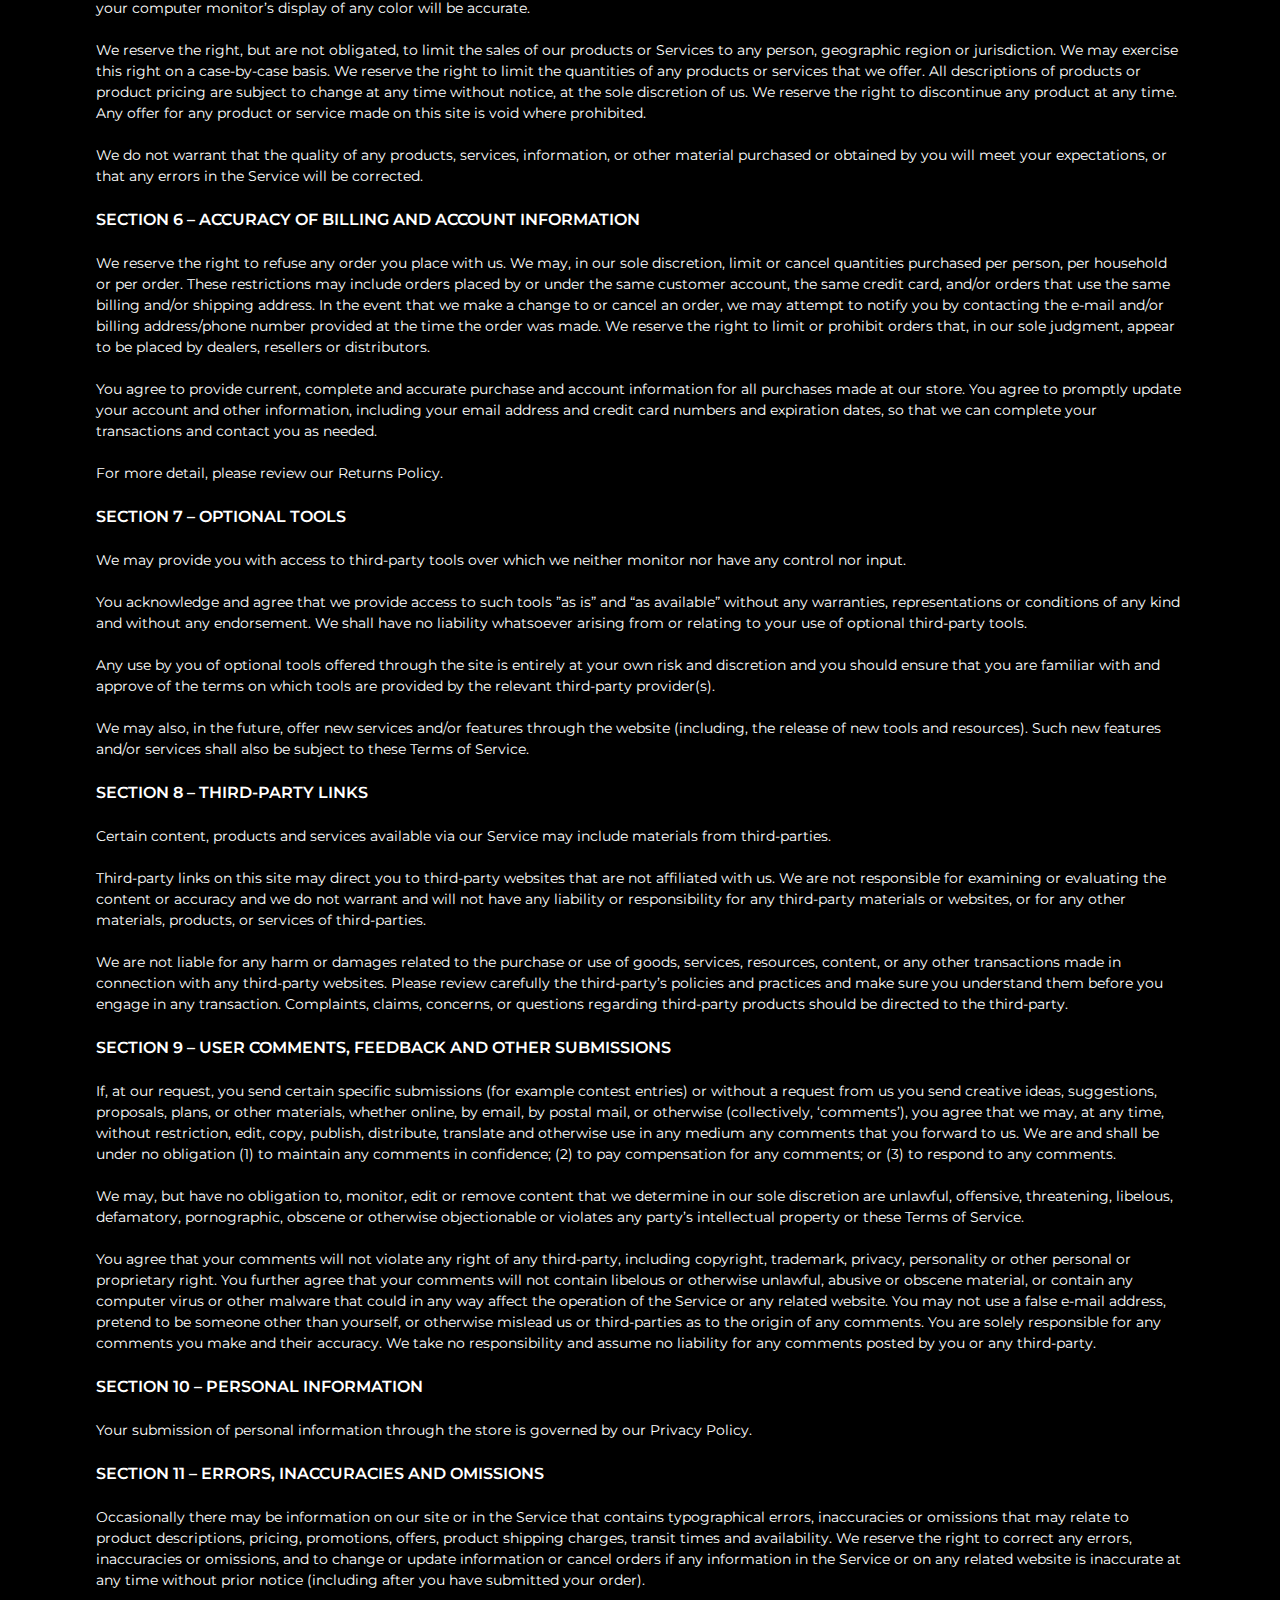
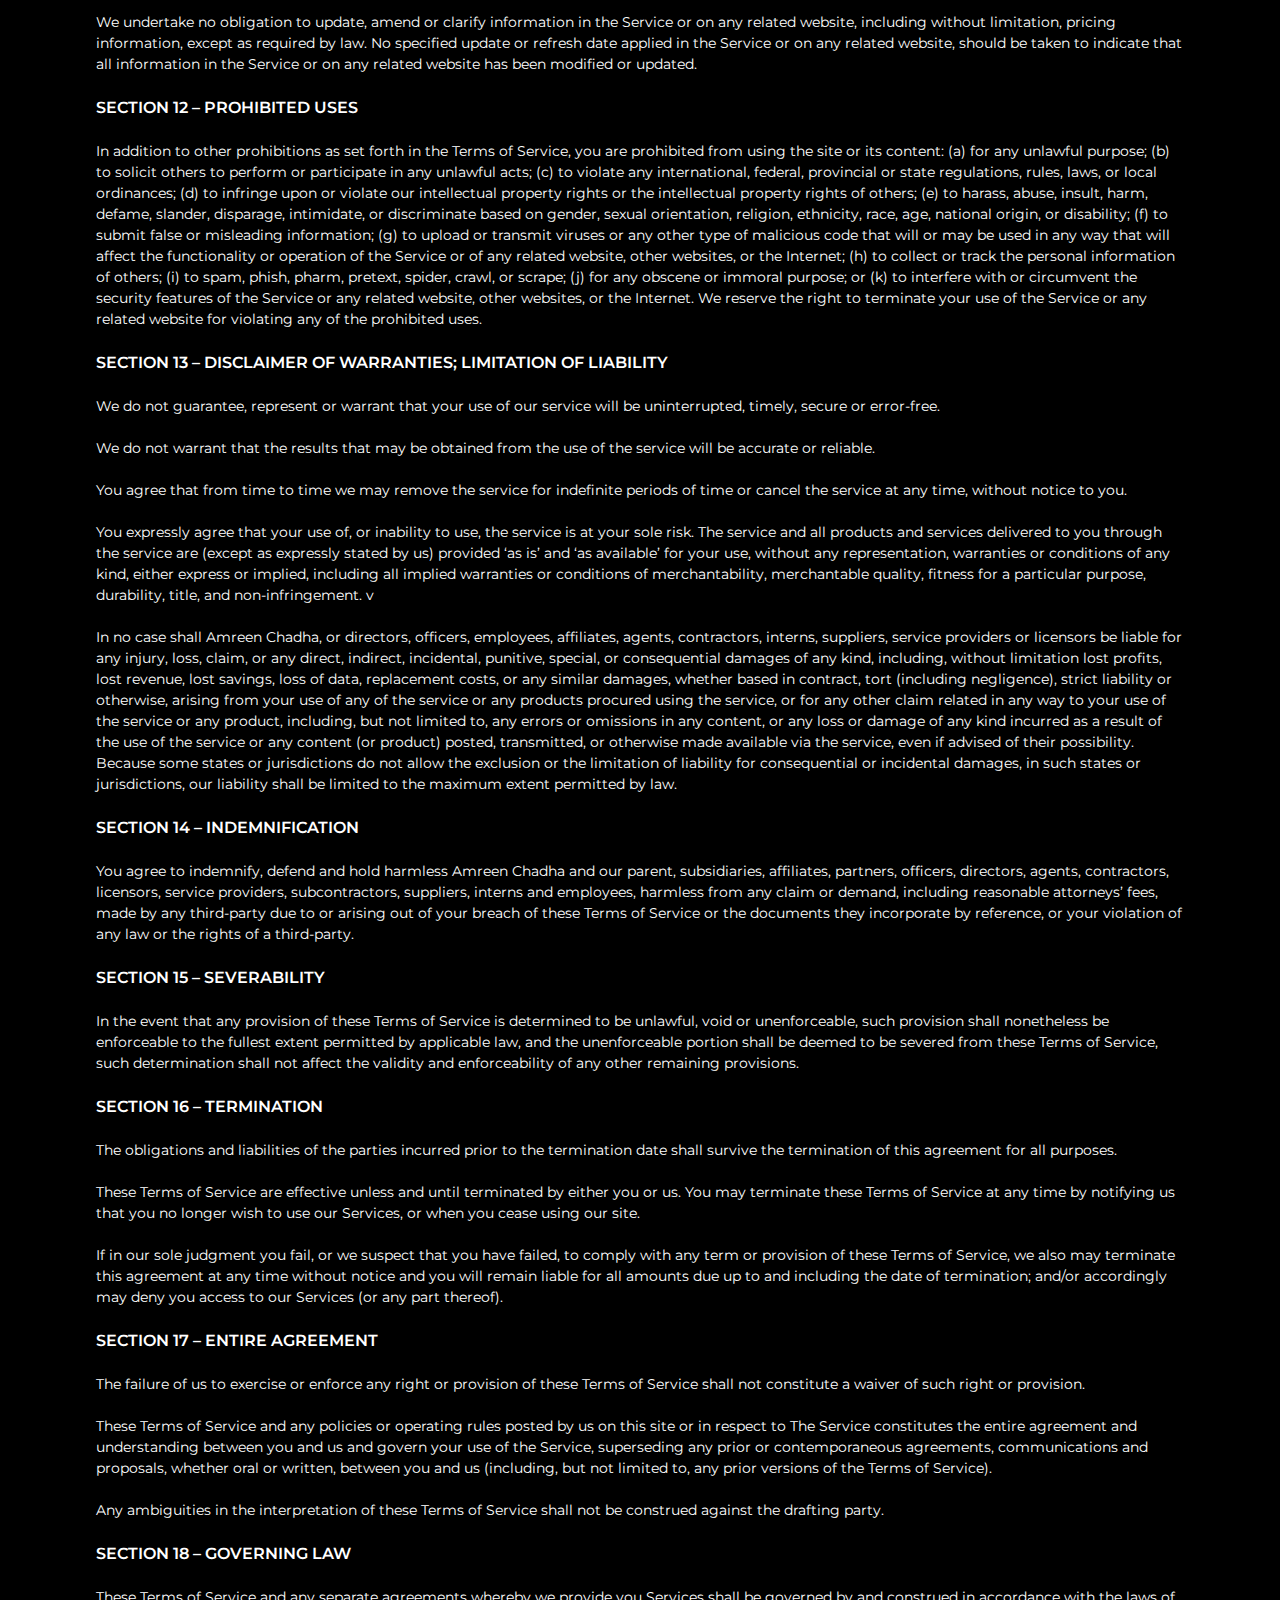
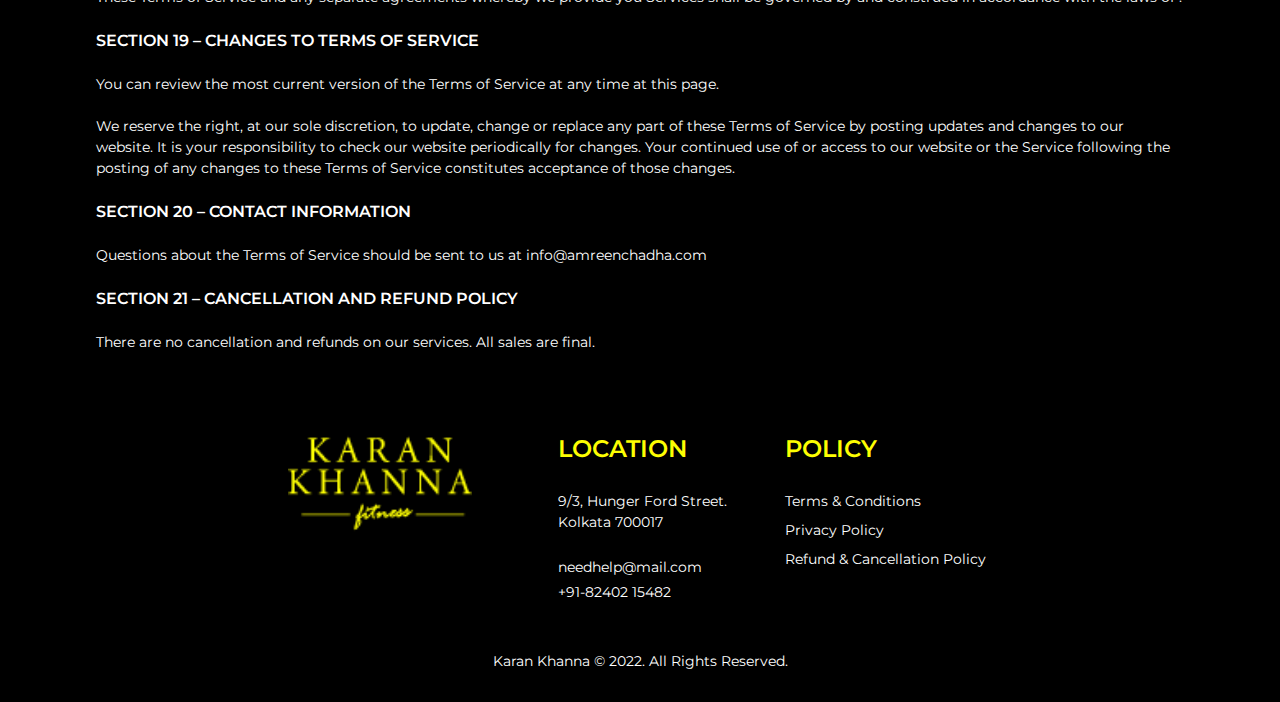
<file: terms_and_conditions.html>
<!DOCTYPE html>
<html lang="en">
   <head>
      <title>KARAN KHANNA</title>
      <meta charset="utf-8">
      <meta name="viewport" content="width=device-width, initial-scale=1">
      <link rel="stylesheet" href="css/bootstrap.min.css">
      <link rel="stylesheet" href="css/styles.css">
      <link rel="stylesheet" href="css/responsive.css">
      <link rel="stylesheet" href="css/owl.carousel.min.css">
      <link rel="stylesheet" href="css/owl.theme.default.min.css">
      <link rel="stylesheet" href="https://pro.fontawesome.com/releases/v5.10.0/css/all.css" integrity="sha384-AYmEC3Yw5cVb3ZcuHtOA93w35dYTsvhLPVnYs9eStHfGJvOvKxVfELGroGkvsg+p" crossorigin="anonymous"/>
   </head>
   <body>
      <nav class="navbar navbar-expand-lg bg-dark navbar-dark">
         <a class="navbar-brand" href="index.html">
         <img src="img/logo.png">
         </a>
         <div class="menu-btn navbar-toggler-icon d-lg-none" type="button" data-toggle="collapse" data-target="#collapsibleNavbar">
            <div class="menu-btn__burger"></div>
         </div>
         <div class="collapse navbar-collapse" id="collapsibleNavbar">
            <ul class="navbar-nav justify-content-end">
               <li class="nav-item">
                  <a class="nav-link" href="index.html">HOME</a>
               </li>
               <li class="nav-item">
                  <a class="nav-link" href="about.html">ABOUT</a>
               </li>
               <li class="nav-item">
                  <a class="nav-link" href="programs.html">PROGRAMS</a>
               </li>
               <li class="nav-item">
                  <a class="nav-link" href="consultancy.html">CONSULTANCY</a>
               </li>
               <li class="nav-item">
                  <a class="nav-link" href="contact.html">CONTACT</a>
               </li>
            </ul>
         </div>
      </nav>
      <section class="bg-dark pt-5 pb-5 p-md-5">
         <div class="pr-md-5 pl-md-5">
            <div class="fo-40 fw-700 text-yellow mfo-35 text-center">TERMS AND CONDITIONS</div>
            <div class="fo-13 text-white"><span class="fw-600 fo-16">OVERVIEW</span>
               <br><br>
               This website is operated by Karan Khanna. Throughout the site, the terms “we”, “us” and “our’’ refer to Karan Khanna. Karan Khanna offers this website, including all information, tools and services available from this site to you, the user, conditioned upon your acceptance of all terms, conditions, policies and notices stated here.
               <br><br>
               By visiting our site and/ or purchasing something from us, you engage in our “Service” and agree to be bound by the following terms and conditions (“Terms of Service”, “Terms”), including those additional terms and conditions and policies referenced herein and/or available by hyperlink. These Terms of Service apply to all users of the site, including without limitation users who are browsers, vendors, customers, merchants, and/ or contributors of content.
               <br><br>
               Please read these Terms of Service carefully before accessing or using our website. By accessing or using any part of the site, you agree to be bound by these Terms of Service. If you do not agree to all the terms and conditions of this agreement, then you may not access the website or use any services. If these Terms of Service are considered an offer, acceptance is expressly limited to these Terms of Service.
               <br><br>
               Any new features or tools which are added to the current store shall also be subject to the Terms of Service. You can review the most current version of the Terms of Service at any time on this page. We reserve the right to update, change or replace any part of these Terms of Service by posting updates and/or changes to our website. It is your responsibility to check this page periodically for changes. Your continued use of or access to the website following the posting of any changes constitutes acceptance of those changes.
               <br><br>
            </div>
            <div class="fo-14 text-white"><span class="fw-600 fo-16">SECTION 1 – ONLINE STORE TERMS</span>
               <br><br>
              By agreeing to these Terms of Service, you represent that you are at least the age of majority in your state or province of residence, or that you are the age of majority in your state or province of residence and you have given us your consent to allow any of your minor dependents to use this site.
               <br><br>
              You may not use our products for any illegal or unauthorized purpose nor may you, in the use of the Service, violate any laws in your jurisdiction (including but not limited to copyright laws).
               <br><br>
              You must not transmit any worms or viruses or any code of a destructive nature.
               <br><br>
              A breach or violation of any of the Terms will result in an immediate termination of your Services.
               <br><br>
            </div>   
            <div class="fo-14 text-white"><span class="fw-600 fo-16">SECTION 2 – GENERAL CONDITIONS</span>
               <br><br>
             We reserve the right to refuse service to anyone for any reason at any time.
               <br><br>
             You understand that your content (not including credit card information), may be transferred unencrypted and involve (a) transmissions over various networks; and (b) changes to conform and adapt to technical requirements of connecting networks or devices. Credit card information is always encrypted during transfer over networks.
               <br><br>
             You agree not to reproduce, duplicate, copy, sell, resell or exploit any portion of the Service, use of the Service, or access to the Service or any contact on the website through which the service is provided, without express written permission by us.
               <br><br>
             The headings used in this agreement are included for convenience only and will not limit or otherwise affect these Terms.
               <br><br>
            </div>
            <div class="fo-14 text-white"><span class="fw-600 fo-16">SECTION 3 – ACCURACY, COMPLETENESS AND TIMELINESS OF INFORMATION</span>
               <br><br>
             We are not responsible if information made available on this site is not accurate, complete or current. The material on this site is provided for general information only and should not be relied upon or used as the sole basis for making decisions without consulting primary, more accurate, more complete or more timely sources of information. Any reliance on the material on this site is at your own risk.
               <br><br>
             This site may contain certain historical information. Historical information, necessarily, is not current and is provided for your reference only. We reserve the right to modify the contents of this site at any time, but we have no obligation to update any information on our site. You agree that it is your responsibility to monitor changes to our site.
               <br><br>
            </div>
            <div class="fo-14 text-white"><span class="fw-600 fo-16">SECTION 4 – MODIFICATIONS TO THE SERVICE AND PRICES</span>
               <br><br>
             Prices for our products are subject to change without notice.
               <br><br>
             We reserve the right at any time to modify or discontinue the Service (or any part or content thereof) without notice at any time.
               <br><br>
             We shall not be liable to you or to any third-party for any modification, price change, suspension or discontinuance of the Service.
               <br><br>
            </div>
            <div class="fo-14 text-white"><span class="fw-600 fo-16">SECTION 5 – PRODUCTS OR SERVICES (if applicable)</span>
              <br><br>
             Certain products or services may be available exclusively online through the website. These products or services may have limited quantities and are subject to return or exchange only according to our Return Policy.
              <br><br>
             We have made every effort to display as accurately as possible the colors and images of our products that appear at the store. We cannot guarantee that your computer monitor’s display of any color will be accurate.
              <br><br>
             We reserve the right, but are not obligated, to limit the sales of our products or Services to any person, geographic region or jurisdiction. We may exercise this right on a case-by-case basis. We reserve the right to limit the quantities of any products or services that we offer. All descriptions of products or product pricing are subject to change at any time without notice, at the sole discretion of us. We reserve the right to discontinue any product at any time. Any offer for any product or service made on this site is void where prohibited.
              <br><br>
             We do not warrant that the quality of any products, services, information, or other material purchased or obtained by you will meet your expectations, or that any errors in the Service will be corrected.
              <br><br>
            </div>
            <div class="fo-14 text-white"><span class="fw-600 fo-16">SECTION 6 – ACCURACY OF BILLING AND ACCOUNT INFORMATION</span>
              <br><br>
             We reserve the right to refuse any order you place with us. We may, in our sole discretion, limit or cancel quantities purchased per person, per household or per order. These restrictions may include orders placed by or under the same customer account, the same credit card, and/or orders that use the same billing and/or shipping address. In the event that we make a change to or cancel an order, we may attempt to notify you by contacting the e-mail and/or billing address/phone number provided at the time the order was made. We reserve the right to limit or prohibit orders that, in our sole judgment, appear to be placed by dealers, resellers or distributors.
              <br><br>
             You agree to provide current, complete and accurate purchase and account information for all purchases made at our store. You agree to promptly update your account and other information, including your email address and credit card numbers and expiration dates, so that we can complete your transactions and contact you as needed.
              <br><br>   
             For more detail, please review our Returns Policy.
              <br><br> 
            </div>
            <div class="fo-14 text-white"><span class="fw-600 fo-16">SECTION 7 – OPTIONAL TOOLS</span>
              <br><br>
             We may provide you with access to third-party tools over which we neither monitor nor have any control nor input.
              <br><br>
             You acknowledge and agree that we provide access to such tools ”as is” and “as available” without any warranties, representations or conditions of any kind and without any endorsement. We shall have no liability whatsoever arising from or relating to your use of optional third-party tools.
              <br><br>
             Any use by you of optional tools offered through the site is entirely at your own risk and discretion and you should ensure that you are familiar with and approve of the terms on which tools are provided by the relevant third-party provider(s).
              <br><br>
             We may also, in the future, offer new services and/or features through the website (including, the release of new tools and resources). Such new features and/or services shall also be subject to these Terms of Service.
              <br><br>
            </div>
            <div class="fo-14 text-white"><span class="fw-600 fo-16">SECTION 8 – THIRD-PARTY LINKS</span>
              <br><br>
             Certain content, products and services available via our Service may include materials from third-parties.
              <br><br>
             Third-party links on this site may direct you to third-party websites that are not affiliated with us. We are not responsible for examining or evaluating the content or accuracy and we do not warrant and will not have any liability or responsibility for any third-party materials or websites, or for any other materials, products, or services of third-parties.
              <br><br>
             We are not liable for any harm or damages related to the purchase or use of goods, services, resources, content, or any other transactions made in connection with any third-party websites. Please review carefully the third-party’s policies and practices and make sure you understand them before you engage in any transaction. Complaints, claims, concerns, or questions regarding third-party products should be directed to the third-party.
              <br><br>
            </div>
            <div class="fo-14 text-white"><span class="fw-600 fo-16">SECTION 9 – USER COMMENTS, FEEDBACK AND OTHER SUBMISSIONS</span>
              <br><br>
             If, at our request, you send certain specific submissions (for example contest entries) or without a request from us you send creative ideas, suggestions, proposals, plans, or other materials, whether online, by email, by postal mail, or otherwise (collectively, ‘comments’), you agree that we may, at any time, without restriction, edit, copy, publish, distribute, translate and otherwise use in any medium any comments that you forward to us.
             We are and shall be under no obligation (1) to maintain any comments in confidence; (2) to pay compensation for any comments; or (3) to respond to any comments.
              <br><br>
             We may, but have no obligation to, monitor, edit or remove content that we determine in our sole discretion are unlawful, offensive, threatening, libelous, defamatory, pornographic, obscene or otherwise objectionable or violates any party’s intellectual property or these Terms of Service.
              <br><br>
             You agree that your comments will not violate any right of any third-party, including copyright, trademark, privacy, personality or other personal or proprietary right. You further agree that your comments will not contain libelous or otherwise unlawful, abusive or obscene material, or contain any computer virus or other malware that could in any way affect the operation of the Service or any related website. You may not use a false e-mail address, pretend to be someone other than yourself, or otherwise mislead us or third-parties as to the origin of any comments. You are solely responsible for any comments you make and their accuracy. We take no responsibility and assume no liability for any comments posted by you or any third-party.
              <br><br>
            </div>
            <div class="fo-14 text-white"><span class="fw-600 fo-16">SECTION 10 – PERSONAL INFORMATION</span>
              <br><br>
             Your submission of personal information through the store is governed by our Privacy Policy.
              <br><br>
            </div>
            <div class="fo-14 text-white"><span class="fw-600 fo-16">SECTION 11 – ERRORS, INACCURACIES AND OMISSIONS</span>
              <br><br>
             Occasionally there may be information on our site or in the Service that contains typographical errors, inaccuracies or omissions that may relate to product descriptions, pricing, promotions, offers, product shipping charges, transit times and availability. We reserve the right to correct any errors, inaccuracies or omissions, and to change or update information or cancel orders if any information in the Service or on any related website is inaccurate at any time without prior notice (including after you have submitted your order).
              <br><br>
             We undertake no obligation to update, amend or clarify information in the Service or on any related website, including without limitation, pricing information, except as required by law. No specified update or refresh date applied in the Service or on any related website, should be taken to indicate that all information in the Service or on any related website has been modified or updated.
              <br><br>
            </div>
            <div class="fo-14 text-white"><span class="fw-600 fo-16">SECTION 12 – PROHIBITED USES</span>
              <br><br>
             In addition to other prohibitions as set forth in the Terms of Service, you are prohibited from using the site or its content: (a) for any unlawful purpose; (b) to solicit others to perform or participate in any unlawful acts; (c) to violate any international, federal, provincial or state regulations, rules, laws, or local ordinances; (d) to infringe upon or violate our intellectual property rights or the intellectual property rights of others; (e) to harass, abuse, insult, harm, defame, slander, disparage, intimidate, or discriminate based on gender, sexual orientation, religion, ethnicity, race, age, national origin, or disability; (f) to submit false or misleading information; (g) to upload or transmit viruses or any other type of malicious code that will or may be used in any way that will affect the functionality or operation of the Service or of any related website, other websites, or the Internet; (h) to collect or track the personal information of others; (i) to spam, phish, pharm, pretext, spider, crawl, or scrape; (j) for any obscene or immoral purpose; or (k) to interfere with or circumvent the security features of the Service or any related website, other websites, or the Internet. We reserve the right to terminate your use of the Service or any related website for violating any of the prohibited uses.
              <br><br>
            </div>
            <div class="fo-14 text-white"><span class="fw-600 fo-16">SECTION 13 – DISCLAIMER OF WARRANTIES; LIMITATION OF LIABILITY</span>
              <br><br>
             We do not guarantee, represent or warrant that your use of our service will be uninterrupted, timely, secure or error-free.
              <br><br>
             We do not warrant that the results that may be obtained from the use of the service will be accurate or reliable.
              <br><br>
             You agree that from time to time we may remove the service for indefinite periods of time or cancel the service at any time, without notice to you.
              <br><br>
             You expressly agree that your use of, or inability to use, the service is at your sole risk. The service and all products and services delivered to you through the service are (except as expressly stated by us) provided ‘as is’ and ‘as available’ for your use, without any representation, warranties or conditions of any kind, either express or implied, including all implied warranties or conditions of merchantability, merchantable quality, fitness for a particular purpose, durability, title, and non-infringement.
v             <br><br>
             In no case shall Amreen Chadha, or directors, officers, employees, affiliates, agents, contractors, interns, suppliers, service providers or licensors be liable for any injury, loss, claim, or any direct, indirect, incidental, punitive, special, or consequential damages of any kind, including, without limitation lost profits, lost revenue, lost savings, loss of data, replacement costs, or any similar damages, whether based in contract, tort (including negligence), strict liability or otherwise, arising from your use of any of the service or any products procured using the service, or for any other claim related in any way to your use of the service or any product, including, but not limited to, any errors or omissions in any content, or any loss or damage of any kind incurred as a result of the use of the service or any content (or product) posted, transmitted, or otherwise made available via the service, even if advised of their possibility. Because some states or jurisdictions do not allow the exclusion or the limitation of liability for consequential or incidental damages, in such states or jurisdictions, our liability shall be limited to the maximum extent permitted by law.
              <br><br>
            </div>
            <div class="fo-14 text-white"><span class="fw-600 fo-16">SECTION 14 – INDEMNIFICATION</span>
              <br><br>
             You agree to indemnify, defend and hold harmless Amreen Chadha and our parent, subsidiaries, affiliates, partners, officers, directors, agents, contractors, licensors, service providers, subcontractors, suppliers, interns and employees, harmless from any claim or demand, including reasonable attorneys’ fees, made by any third-party due to or arising out of your breach of these Terms of Service or the documents they incorporate by reference, or your violation of any law or the rights of a third-party.
              <br><br>
            </div>
            <div class="fo-14 text-white"><span class="fw-600 fo-16">SECTION 15 – SEVERABILITY</span>
              <br><br>
             In the event that any provision of these Terms of Service is determined to be unlawful, void or unenforceable, such provision shall nonetheless be enforceable to the fullest extent permitted by applicable law, and the unenforceable portion shall be deemed to be severed from these Terms of Service, such determination shall not affect the validity and enforceability of any other remaining provisions.
              <br><br>
            </div>
            <div class="fo-14 text-white"><span class="fw-600 fo-16">SECTION 16 – TERMINATION</span>
              <br><br>
             The obligations and liabilities of the parties incurred prior to the termination date shall survive the termination of this agreement for all purposes.
              <br><br>
             These Terms of Service are effective unless and until terminated by either you or us. You may terminate these Terms of Service at any time by notifying us that you no longer wish to use our Services, or when you cease using our site.
              <br><br>
             If in our sole judgment you fail, or we suspect that you have failed, to comply with any term or provision of these Terms of Service, we also may terminate this agreement at any time without notice and you will remain liable for all amounts due up to and including the date of termination; and/or accordingly may deny you access to our Services (or any part thereof).
              <br><br>
            </div>
            <div class="fo-14 text-white"><span class="fw-600 fo-16">SECTION 17 – ENTIRE AGREEMENT</span>
              <br><br>
             The failure of us to exercise or enforce any right or provision of these Terms of Service shall not constitute a waiver of such right or provision.
              <br><br>
             These Terms of Service and any policies or operating rules posted by us on this site or in respect to The Service constitutes the entire agreement and understanding between you and us and govern your use of the Service, superseding any prior or contemporaneous agreements, communications and proposals, whether oral or written, between you and us (including, but not limited to, any prior versions of the Terms of Service).
              <br><br>
             Any ambiguities in the interpretation of these Terms of Service shall not be construed against the drafting party.
              <br><br>
            </div>
            <div class="fo-14 text-white"><span class="fw-600 fo-16">SECTION 18 – GOVERNING LAW</span>
              <br><br>
             These Terms of Service and any separate agreements whereby we provide you Services shall be governed by and construed in accordance with the laws of .
              <br><br>
            </div>
            <div class="fo-14 text-white"><span class="fw-600 fo-16">SECTION 19 – CHANGES TO TERMS OF SERVICE</span>
              <br><br>
             You can review the most current version of the Terms of Service at any time at this page.
              <br><br>
             We reserve the right, at our sole discretion, to update, change or replace any part of these Terms of Service by posting updates and changes to our website. It is your responsibility to check our website periodically for changes. Your continued use of or access to our website or the Service following the posting of any changes to these Terms of Service constitutes acceptance of those changes.
              <br><br>
            </div> 
            <div class="fo-14 text-white"><span class="fw-600 fo-16">SECTION 20 – CONTACT INFORMATION</span>
              <br><br>
             Questions about the Terms of Service should be sent to us at info@amreenchadha.com
              <br><br>
            </div>
            <div class="fo-14 text-white"><span class="fw-600 fo-16">SECTION 21 – CANCELLATION AND REFUND POLICY</span>
              <br><br>
             There are no cancellation and refunds on our services. All sales are final.
            </div>
         </div>
      </section>
      <footer class="bg-dark">
         <div class="row m-0">
            <div class="col-md-4 text-center">
               <img src="img/logo.png" class="w-80">
               <div class="row m-0 justify-content-between footer_social mt-4">
                  <div><a href="#"><i class="fab fa-facebook-square"></i></a></div>
                  <div><a href="#"><i class="fab fa-twitter"></i></a></div>
                  <div><a href="#"><i class="fab fa-youtube"></i></a></div>
                  <div><a href="#"><i class="fab fa-linkedin"></i></a></div>
                  <div><a href="#"><i class="fab fa-instagram"></i></a></div>
               </div>
            </div>
            <div class="col-md-4 pl-md-5 mt-4 mt-md-0">
               <div class="fo-24 text-yellow fw-600">LOCATION</div>
               <div class="fo-14 text-white mt-4">9/3, Hunger Ford Street. <br>Kolkata 700017</div>
               <div class="fo-14 text-white mt-4">needhelp@mail.com</div>
               <div class="fo-14 text-white mt-1">+91-82402 15482</div>
            </div>
            <div class="col-md-4 mt-4 mt-md-0">
               <div class="fo-24 text-yellow fw-600">POLICY</div>
               <a href="terms_and_conditions.html">
                  <div class="fo-14 text-white mt-4">Terms & Conditions</div>
               </a>
               <a href="privacy_policy.html">
                  <div class="fo-14 text-white mt-2">Privacy Policy</div>
               </a>
               <a href="refund_policy.html">
                  <div class="fo-14 text-white mt-2">Refund & Cancellation Policy</div>
               </a>
            </div>
            <div class="col-md-12 mt-4 mt-md-0 text-center">
               <div class="fo-14 text-white mt-5">Karan Khanna © 2022. All Rights Reserved.</div>
            </div>
         </div>
      </footer>
      <!--Script files -->
      <script src="js/jquery.js"></script>
      <script src="js/bootstrap.min.js"></script>
      <script src="js/owl.carousel.min.js"></script>
      <script src="js/main.js"></script>
   </body>
</html>
</file>
<file: css/styles.css>
@import url('https://fonts.googleapis.com/css2?family=Montserrat:wght@400;500;600;700&display=swap');

/* Global classes */
td, th{
	text-align: center;
	font-size: 13px;
}
.btn:focus,
.btn:active {
	outline: none !important;
	box-shadow: none;
}

input:focus {
	border-top: none;
	outline: none;
}

select:focus {
	border: none;
	outline: none;
}

input::placeholder {
	font-size: 13px;
	color: #fff;
}

ul {
	list-style-type: none;
}

.w-100 {
	width: 100%!important;
}

.w-95 {
	width: 95%;
}

.w-80 {
	width: 80%;
}

.w-50 {
	width: 50%;
}

.w-40 {
	width: 40%;
}

.h-100 {
	height: 100%;
}

.fo-12 {
	font-size: 12px;
}

.fo-13 {
	font-size: 13px;
}

.fo-14 {
	font-size: 14px;
}

.fo-15 {
	font-size: 15px;
}

.fo-16 {
	font-size: 16px;
}

.fo-17 {
	font-size: 17px;
}

.fo-18 {
	font-size: 18px!important;
}

.fo-20 {
	font-size: 20px;
}

.fo-22 {
	font-size: 22px;
}

.fo-24 {
	font-size: 24px;
}

.fo-26 {
	font-size: 26px;
}

.fo-28 {
	font-size: 28px;
}

.fo-30 {
	font-size: 30px!important;
}

.fo-32 {
	font-size: 32px;
}

.fo-34 {
	font-size: 34px;
}

.fo-36 {
	font-size: 36px;
}

.fo-38 {
	font-size: 38px;
}

.fo-40 {
	font-size: 40px;
}

.fo-44 {
	font-size: 44px;
}

.fw-400 {
	font-weight: 400;
}

.fw-500 {
	font-weight: 500;
}

.fw-600 {
	font-weight: 600;
}

.fw-700 {
	font-weight: 700;
}

.fw-800 {
	font-weight: 800;
}

.carousel-inner img {
	width: 100%;
	height: 100%;
}

.cursorPointer {
	cursor: pointer;
}

.bg-black {
	background-color: #212529;
}

.bg-yellow {
	background-color: #FDFE02;
}

.vh-60 {
	height: 60vh;
}

.vh-80 {
	height: 80vh;
}

.website_btn {
	border-radius: 0;
	background: transparent;
	border: 1px solid #000000;
	padding: 10px 20px;
	text-align: center;
	font-size: 13px;
	font-weight: 500;
}

.website_btn_yellow {
	border: 1px solid #FDFE02;
	color: #FDFE02;
}


/* 3-bars and cross icon animation */

.menu-btn__burger {
	width: 25px;
	height: 3px;
	background: #FDFE02;
	border-radius: 5px;
	box-shadow: 0 2px 5px rgba(255, 101, 47, .2);
	transition: all .5s ease-in-out;
}

.menu-btn__burger::before,
.menu-btn__burger::after {
	content: '';
	position: absolute;
	width: 25px;
	height: 3px;
	background: #FDFE02;
	border-radius: 5px;
	box-shadow: 0 2px 5px rgba(255, 101, 47, .2);
	transition: all .5s ease-in-out;
}

.menu-btn__burger::before {
	transform: translateY(-9px);
}

.menu-btn__burger::after {
	transform: translateY(9px);
}


/* ANIMATION */

.menu-btn.open .menu-btn__burger {
	transform: translateX(-50px);
	background: transparent;
	box-shadow: none;
}

.menu-btn.open .menu-btn__burger::before {
	transform: rotate(45deg) translate(35px, -35px);
}

.menu-btn.open .menu-btn__burger::after {
	transform: rotate(-45deg) translate(35px, 35px);
}

#overlay {
	position: fixed;
	display: none;
	width: 100%;
	height: 100%;
	top: 0;
	left: 0;
	right: 0;
	bottom: 0;
	background-color: rgba(0, 0, 0, 0.5);
	z-index: 2;
	cursor: pointer;
}

/* page Preloder start*/

#preloader {
  position: fixed;
  width: 100%;
  height: 100%;
  top: 0;
  left: 0;
  z-index: 999999;
  background-color: rgba(0, 0, 0, 0.5);
}

.loader {
  width: 40px;
  height: 40px;
  position: absolute;
  top: 50%;
  left: 50%;
  margin-top: -13px;
  margin-left: -13px;
  border-radius: 60px;
  animation: loader 0.8s linear infinite;
  -webkit-animation: loader 0.8s linear infinite;
}

@keyframes loader {
  0% {
    -webkit-transform: rotate(0deg);
    transform: rotate(0deg);
    border: 4px solid #000000;
    border-left-color: #FDFE02;
  }
  50% {
    -webkit-transform: rotate(180deg);
    transform: rotate(180deg);
    border: 4px solid #000000;
    border-left-color: #FDFE02;
  }
  100% {
    -webkit-transform: rotate(360deg);
    transform: rotate(360deg);
    border: 4px solid #000000;
    border-left-color: #FDFE02;
  }
}

#logo{
	background: transparent!important;
}
/* floating notifications */

#notification-area {
  position: fixed;
  bottom: 30px;
  z-index: 999999;
  right: 10px;
  width: auto;
  height: auto;
  display: flex;
  flex-direction: column;
  justify-content: flex-end;
}

#notification-area .notification {
  position: relative;
  padding: 15px 10px;
  background: #FDFE02;
  color: #000000;
  font-size: 19px;
  font-weight: 800;
  border-radius: 5px;
  margin: 5px 0px;
  opacity: 0;
  left: 20px;
  animation: showNotification 500ms ease-in-out forwards;
}

@keyframes showNotification {
  to {
    opacity: 1;
    left: 0px;
  }
}

.text-yellow {
	color: #FDFE02;
}
input::-webkit-outer-spin-button,
input::-webkit-inner-spin-button {
  -webkit-appearance: none;
  margin: 0;
}
input[type=number] {
  -moz-appearance: textfield;
}
.nav-link {
	color: #fff!important;
	font-size: 14px;
	font-weight: 500;
}

.nav-link.active,
.nav-link:hover {
	color: #FDFE02!important;
}

.home_programs {
	background-image: url('../img/home3.png');
	background-size: cover;
	background-position: center;
	background-repeat: no-repeat;
	height: 125vh;
}

.home_fitness {
	background-image: url('../img/home5.png');
	background-size: cover;
	background-position: center;
	background-repeat: no-repeat;
}
.fitness_card{
	background: #FDFE02;
	border-radius: 25px;
	height: 320px;
}
.fitness_card_top{
	background: #000000;
box-shadow: 0px 10px 20px rgba(0, 0, 0, 0.25);
border-radius: 25px;
height: 160px;
}
.fitness_card_icon{
	position: absolute;
	bottom: 70%;
	right: 7%;
	width: 40%;
	background: #FFFFFF;
box-shadow: 0px 10px 20px rgba(0, 0, 0, 0.25);
border-radius: 25px;
	padding: 15px;
}
.home_consultation .col-md-8 {
	background-image: url('../img/home8.png');
	background-size: cover;
	background-position: center;
	background-repeat: no-repeat;
	height: 100%;
}

.home_consultation img {
	border-radius: 50%;
	width: 26%;
}

.program_card {
	box-shadow: 4px 4px 14px rgba(0, 0, 0, 0.25);
	border-radius: 12px;
}

.programs_content {
	border-radius: 0px 0px 12px 12px;
}

.program_card .website_btn {
	padding: 7px 20px;
}

.website_btn_arrow {
	margin-left: -5px;
	padding: 6px 10px!important;
	background: #000;
	color: #fff;
}

.success_stories img {
	height: 300px;
}

footer i {
	color: #fff;
}

footer input {
	background: #393D42;
	border-radius: 0;
	border: none;
	width: 83%;
	padding: 7px 14px;
	color: #fff;
	font-size: 13px;
}

.email_btn {
	width: 17%;
	padding: 7px 14px;
}

.about_section {
	background-image: url('../img/about_cover.png');
	background-size: cover;
	background-position: center;
	background-repeat: no-repeat;
	height: 60vh;
}

.about_icon_div {
	height: 65px;
	width: 65px;
	border-radius: 50%;
	background-color: #FDFE02;
}

.about_bar {
	max-width: 125px;
	border-bottom: 4px solid #FDFE02;
	margin: auto;
	margin-top: 35px;
}

.about_bar2 {
	max-width: 450px;
	border-bottom: 4px solid #FDFE02;
	margin: auto;
	margin-top: 50px;
	position: relative;
}

.about_bar2::before {
	content: '';
	display: inline-block;
	border: 3px solid #FDFE02;
	color: white;
	width: 30px;
	height: 30px;
	border-radius: 50%;
	position: absolute;
	left: -6.5%;
	bottom: -15px;
}

.about_bar2::after {
	content: '';
	display: inline-block;
	background: #FDFE02;
	color: white;
	width: 30px;
	height: 30px;
	border-radius: 50%;
	position: absolute;
	right: -6.5%;
	bottom: -15px;
}
.consultancy_form input{
	border: 1px solid #FFFFFF;
	border-radius: 0;
	width: 100%;
	margin: 6px 0px;
	padding: 8px 15px;
	background: transparent;
	color: #717171;
	font-size: 13px;
}
.consultancy_form .w-47{
	width: 47%;
	margin-right: 2%;
}
.consultancy_form input::placeholder {
	font-size: 13px;
	color: #717171;
}

.consultancy_form textarea{
	border: 1px solid #FFFFFF;
	border-radius: 0;
	width: 100%;
	margin: 6px 0px;
	padding: 8px 15px;
	background: transparent;
	color: #717171;
	height: 170px;
	resize: none;
	font-size: 13px;
}
.modal .consultancy_form textarea{
	height: 100px;
}
.consultancy_form .btn{
	background: #FDFE02;
	font-size: 14px;
	color: #000;
	padding: 8px 25px;
	font-weight: 700;
}

#accordion .card {
	border: none;
	border-radius: 0px;
}

#accordion .card .card-header {
	border: none;
}
#accordion .card-header.active{
	background-color: #FDFE02;
}
#accordion .card a {
	color: #000000;
	font-size: 16px;
	font-weight: 600;
}

#accordion .card-body {
	font-size: 14px;
	color: #000000;
}
.services_card{
	height: 720px;
	border-radius: 5px;
}
.card_tag{
	background: #FDFE02;
	text-align: center;
	color: #000000;
	font-size: 17px;
	font-weight: 800;
	padding: 10px 15px;
	width: 70%;
	margin-top: 10px;
	margin-left: -25px;
}
.card_tag_bottom {
	width: 0;
	height: 0;
	border-left: 25px solid transparent;
	border-right: 0px solid transparent;
	border-top: 15px solid #B6B70D;
	margin-left: -25px;
}
.services_card .btn{
	width: 40%;
	margin-left: auto;
	margin-right: auto;
}
.services_card span{
	opacity: .6;
	font-size: 16px;
}
.owl-dots button.active{
	background: #FDFE02!important;
}
.disc_points, .services_card ul{
	list-style: disc;
}
.modal .close{
	right: 15px;
	top: 23px;
	color: #fff;
	position: absolute;
	font-size: 50px;
	font-weight: 500;
}
@media (min-width: 992px){
	.ml-lg-45 {
	    margin-left: 2.5rem!important;
	}
}
</file>
<file: css/responsive.css>
@media only screen and (min-width: 992px) {
	nav {
		padding-left: 250px!important;
		padding-right: 75px!important;
	}
	.nav-link {
		padding-left: 2.3rem!important;
		padding-right: 2.3rem!important;
	}
	.home_img1 {
		position: absolute;
		bottom: 0;
		left: 0;
		width: 90%;
	}
	.home_img2 {
		position: absolute;
		bottom: 0;
		left: 0;
		width: 120%;
	}
	.home_consultation {
		background-image: url('../img/home7.png');
		background-size: cover;
		background-position: center;
		background-repeat: no-repeat;
		height: 84vh;
	}
	.home_consultation .col-md-3 .fo-22 {
		margin-left: -120px;
		margin-right: 100px!important;
	}
	footer{
		padding: 30px 250px;
	}
	.owl-dots{
		position: absolute;
		right: -20%;
		top: 30%;
	}
	.owl-dots button{
		width: 25px;
		height: 25px;
		background: transparent!important;
		display: block;
		margin-bottom: 28px;
		border: 1px solid #FDFE02!important;
		transform: rotate(45deg);
	}
	.fitness_card_section{
		padding: 0px 100px;
	}
	.fitness_card{
		margin: 40px 10px;
	}
}

@media only screen and (max-width: 991px) {
	/* Global classes for mobile */
	.mfo-35 {
		font-size: 35px!important;
	}
	.mfo-32 {
		font-size: 32px!important;
	}
	.mfo-30 {
		font-size: 30px!important;
	}
	.mfo-28 {
		font-size: 28px!important;
	}
	.mfo-25 {
		font-size: 25px!important;
	}
	.mfo-24 {
		font-size: 24px!important;
	}
	.mfo-22 {
		font-size: 22px!important;
	}
	.mfo-20 {
		font-size: 20px!important;
	}
	.mfo-18 {
		font-size: 18px!important;
	}
	.mfo-17 {
		font-size: 17px!important;
	}
	.mfo-16 {
		font-size: 16px!important;
	}
	.mfo-15 {
		font-size: 15px!important;
	}
	.mfo-14 {
		font-size: 14px!important;
	}
	.mfo-13 {
		font-size: 13px!important;
	}
	.mfo-12 {
		font-size: 12px!important;
	}
	.mfo-11 {
		font-size: 11px!important;
	}
	.mfo-10 {
		font-size: 10px!important;
	}
	.mow-100 {
		width: 100%!important;
		margin-right: 0!important;
	}
	.mow-65 {
		width: 65%!important;
	}
	.mvh-100 {
		height: 35vh!important;
	}
	.mvh-110 {
		height: 50vh!important;
	}
	/* Custom classes */
	#notification-area .notification {
        font-size: 16px;
        padding: 10px 15px;
    }
	.nav-link {
		padding: 14px!important;
	}
	.home_img1 {
		position: absolute;
		bottom: 0;
		right: 5%;
		width: 90%;
	}
	.home_img2 {
		position: absolute;
		bottom: 0;
		right: 0%;
		width: 145%;
	}
	.home_programs {
		height: 70vh;
	}
	.home_consultation {
		background: #000;
	}
	.home_consultation img {
		width: 40%;
	}
	.about_bar2 {
		max-width: 225px;
	}
	.about_bar2::before {
		left: -12.5%;
		bottom: -15px;
	}
	.about_bar2::after {
		right: -12.5%;
		bottom: -15px;
	}
	footer{
		padding: 15px;
	}
	.owl-dots{
		position: absolute;
		right: 10%;
		left: 10%;
		bottom: -10%;
		display: flex;
		justify-content: space-evenly;
		padding: 0px 170px;
	}
	.owl-dots button{
		width: 25px;
		height: 25px;
		background: transparent!important;
		border: 1px solid #FDFE02!important;
		transform: rotate(45deg);
	}
	.fitness_card_section{
		padding: 0px 30px;
	}
	.fitness_card{
		margin: 55px 10px;
	}
}

@media only screen and (max-width: 556px){
	.mvh-100 {
		height: 87vh!important;
	}
	.home_img1 {
		position: absolute;
		bottom: 0;
		right: -5%;
		width: 90%;
	}
	.home_img2 {
		position: absolute;
		bottom: 0;
		right: 0%;
		width: 90%;
	}
	.home_programs {
		height: 230vh;
	}
	.mvh-110 {
		height: 110vh!important;
	}
	.owl-dots{
		padding: 0;
	}
	.fitness_card_section{
		padding: 0px 15px;
	}
	.fitness_card{
		margin: 40px 0px;
	}
}
</file>
